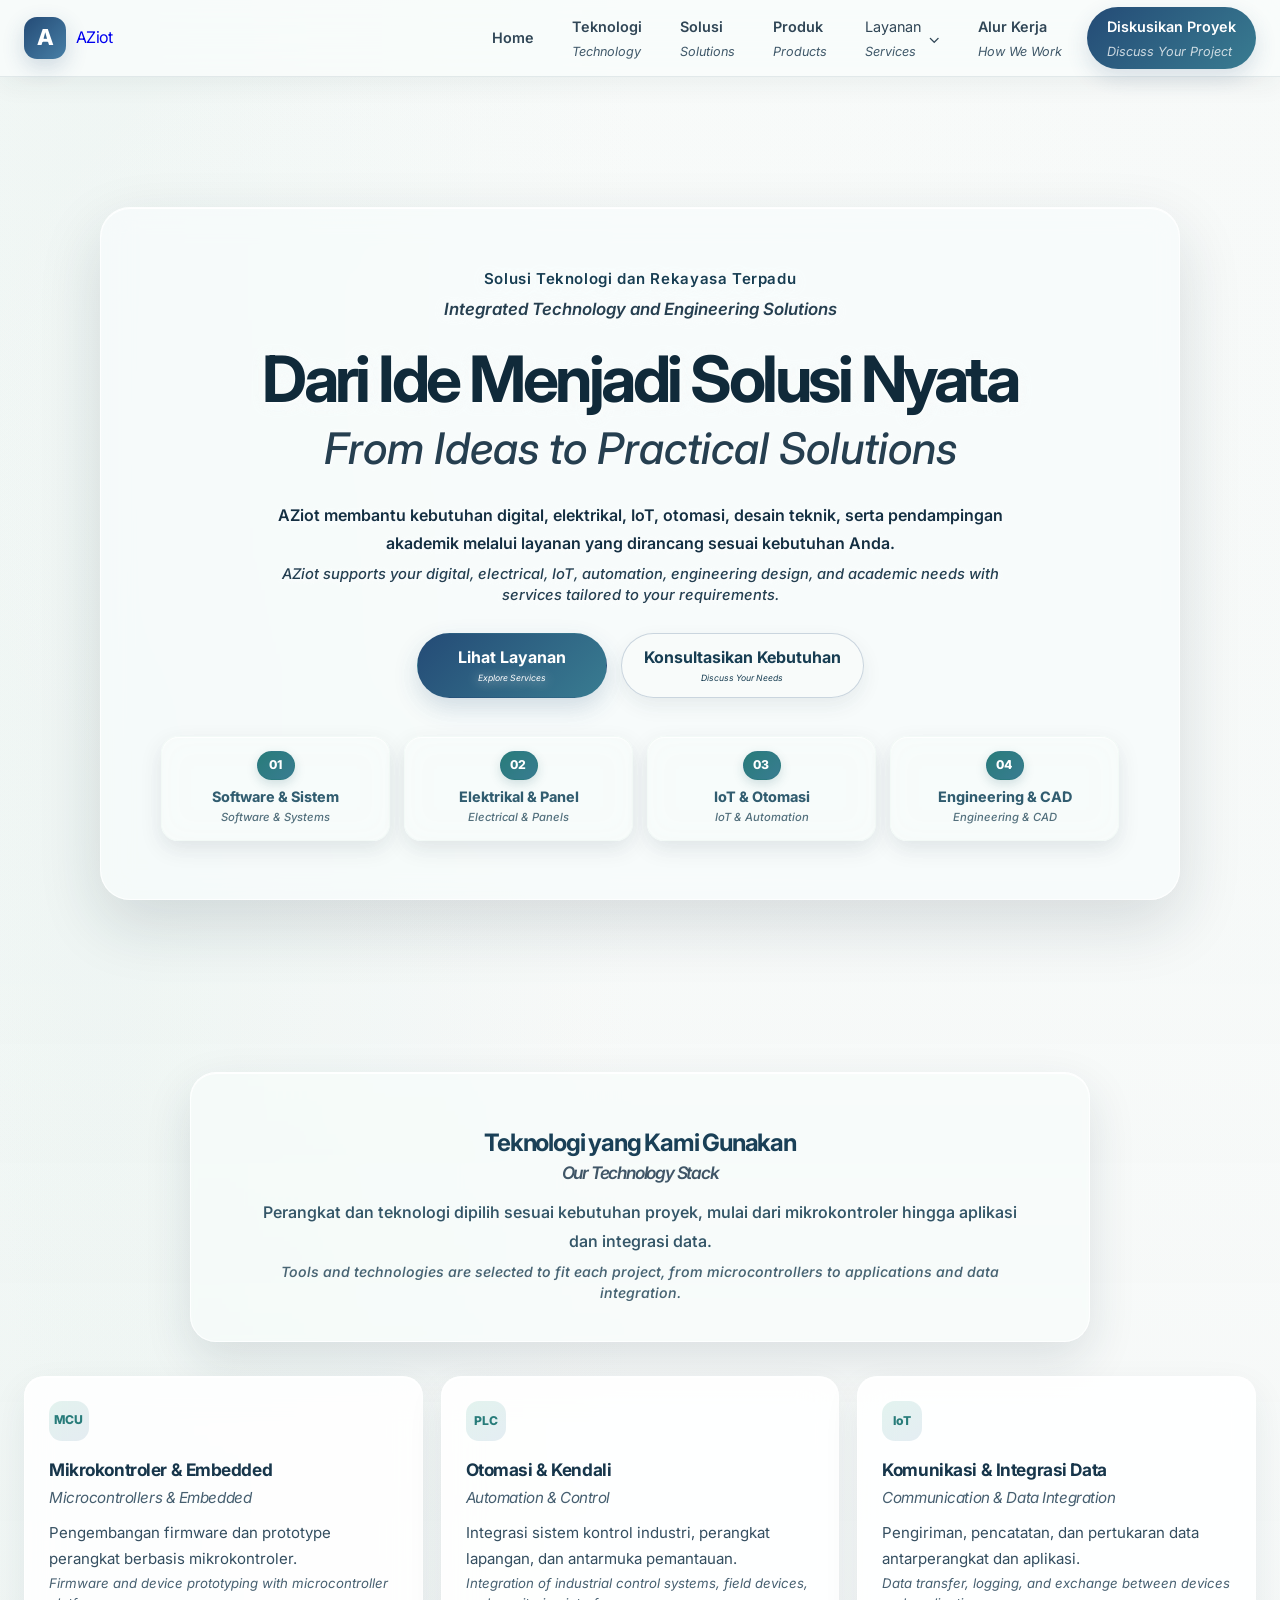
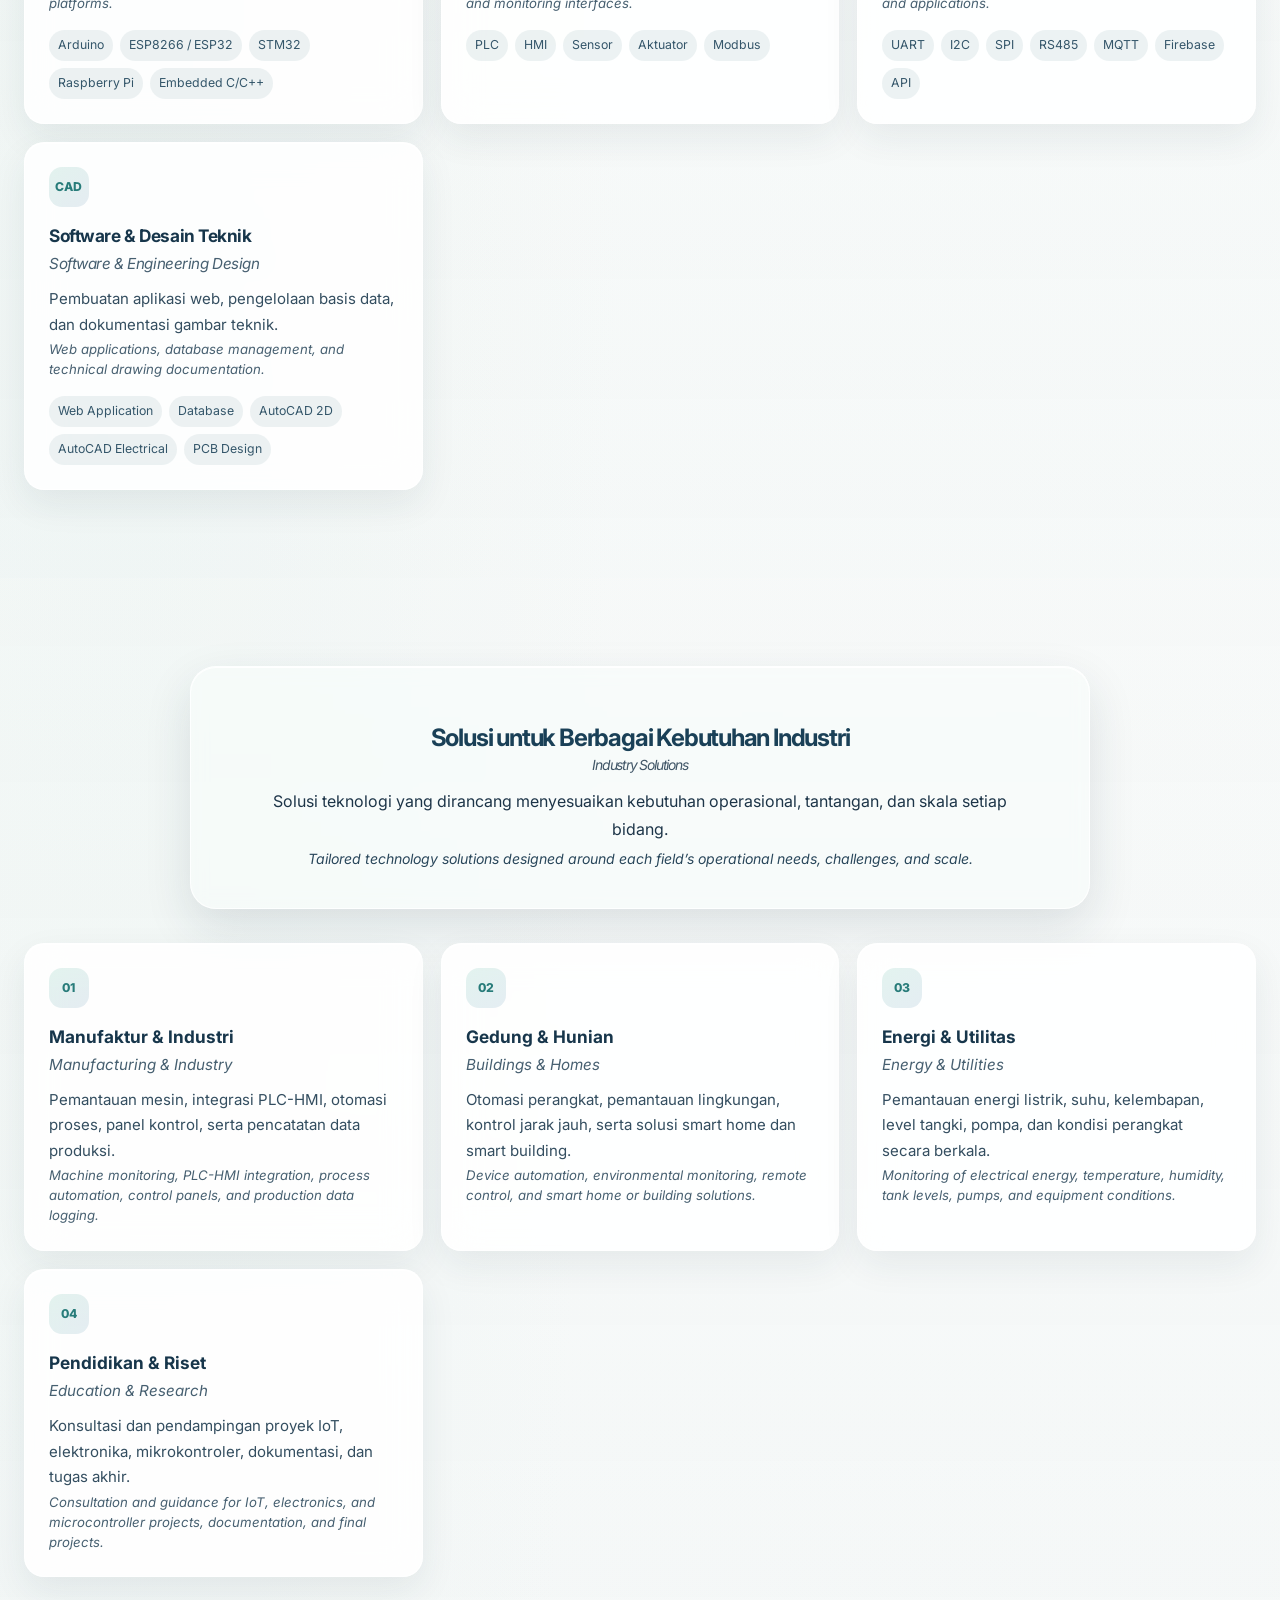
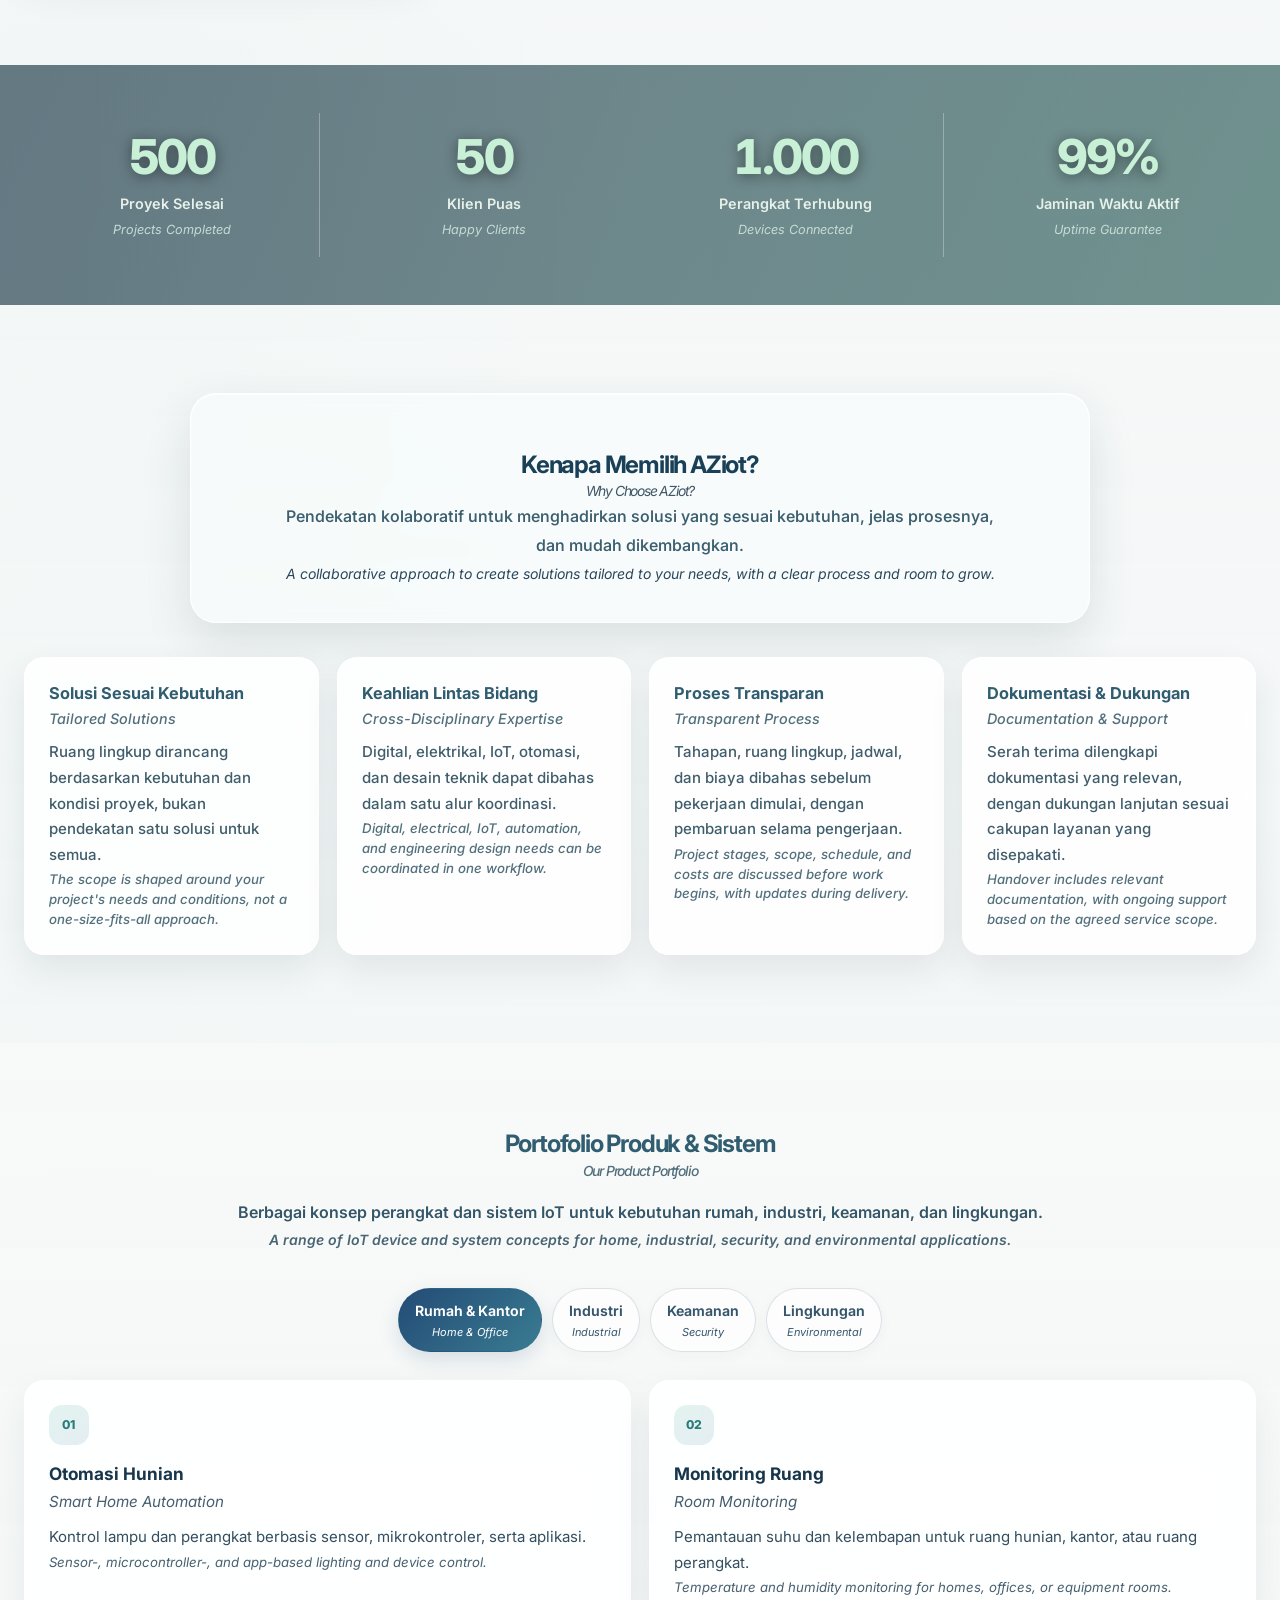
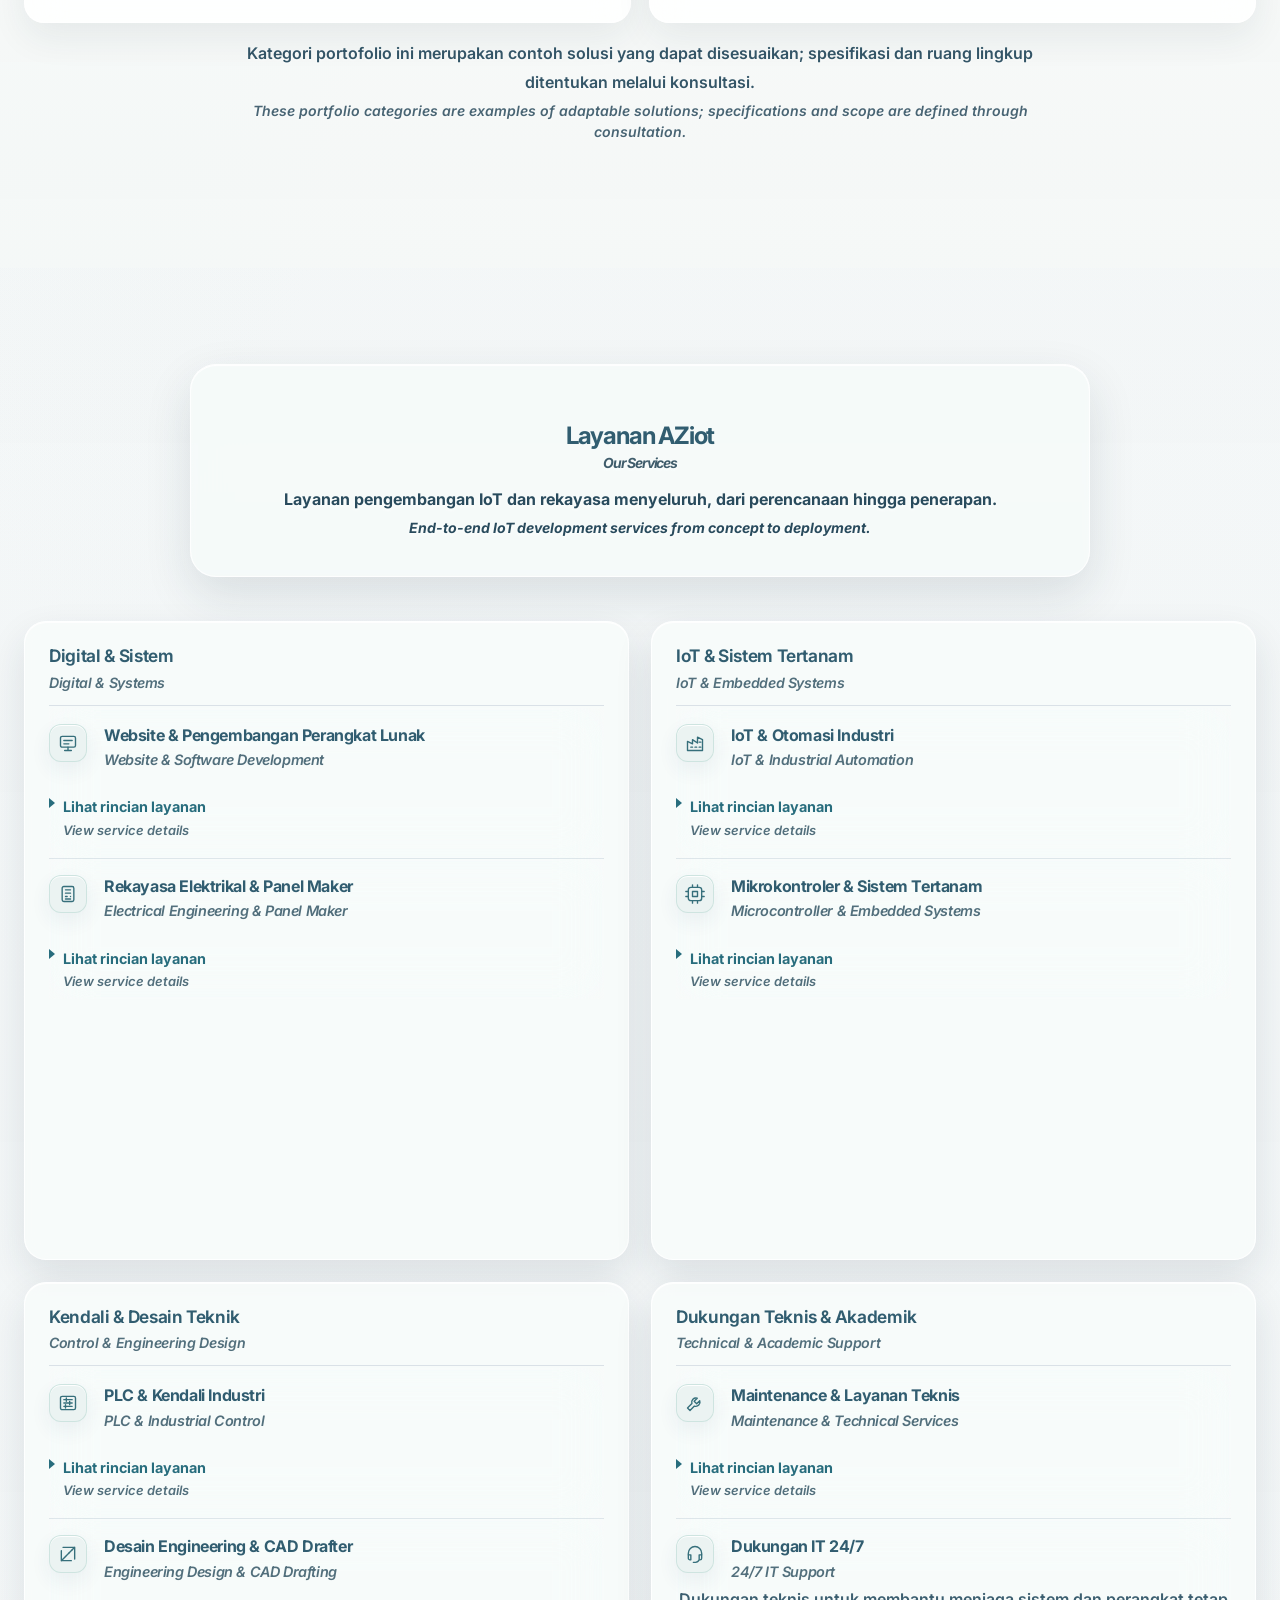
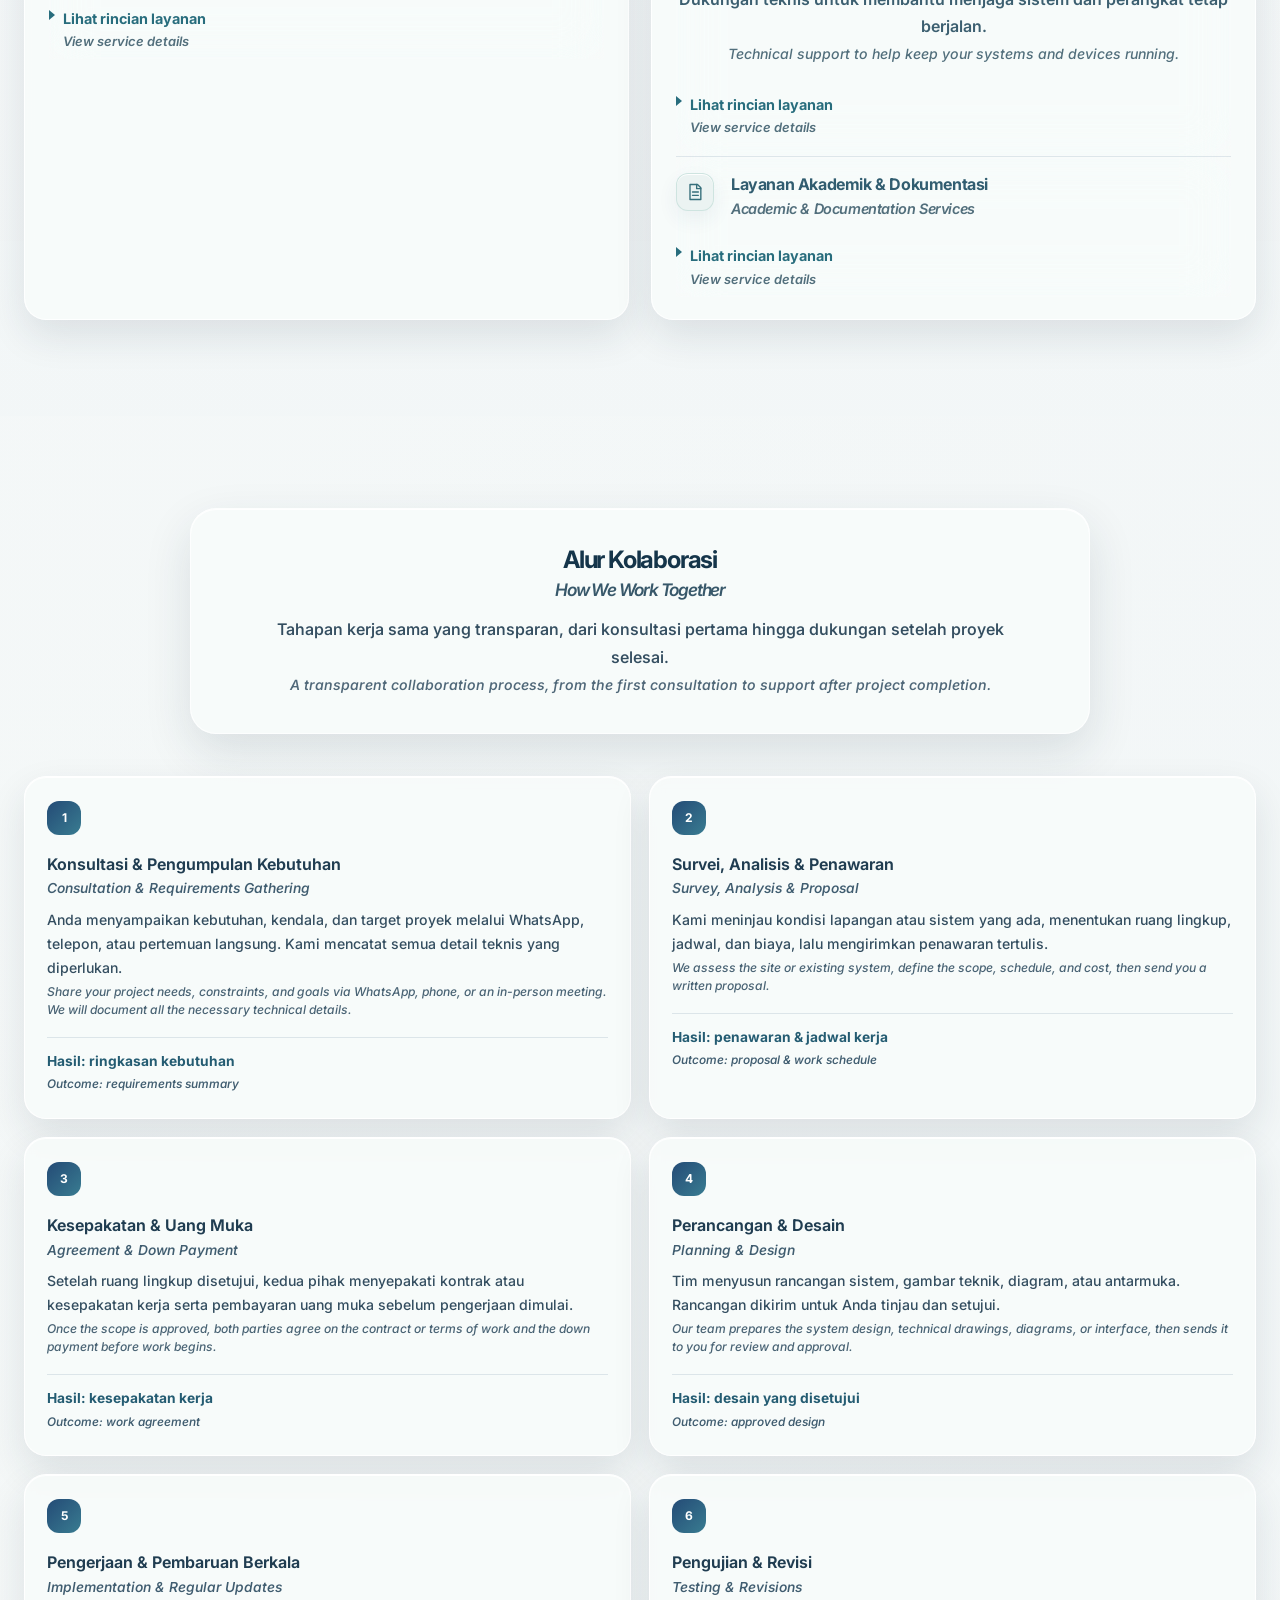
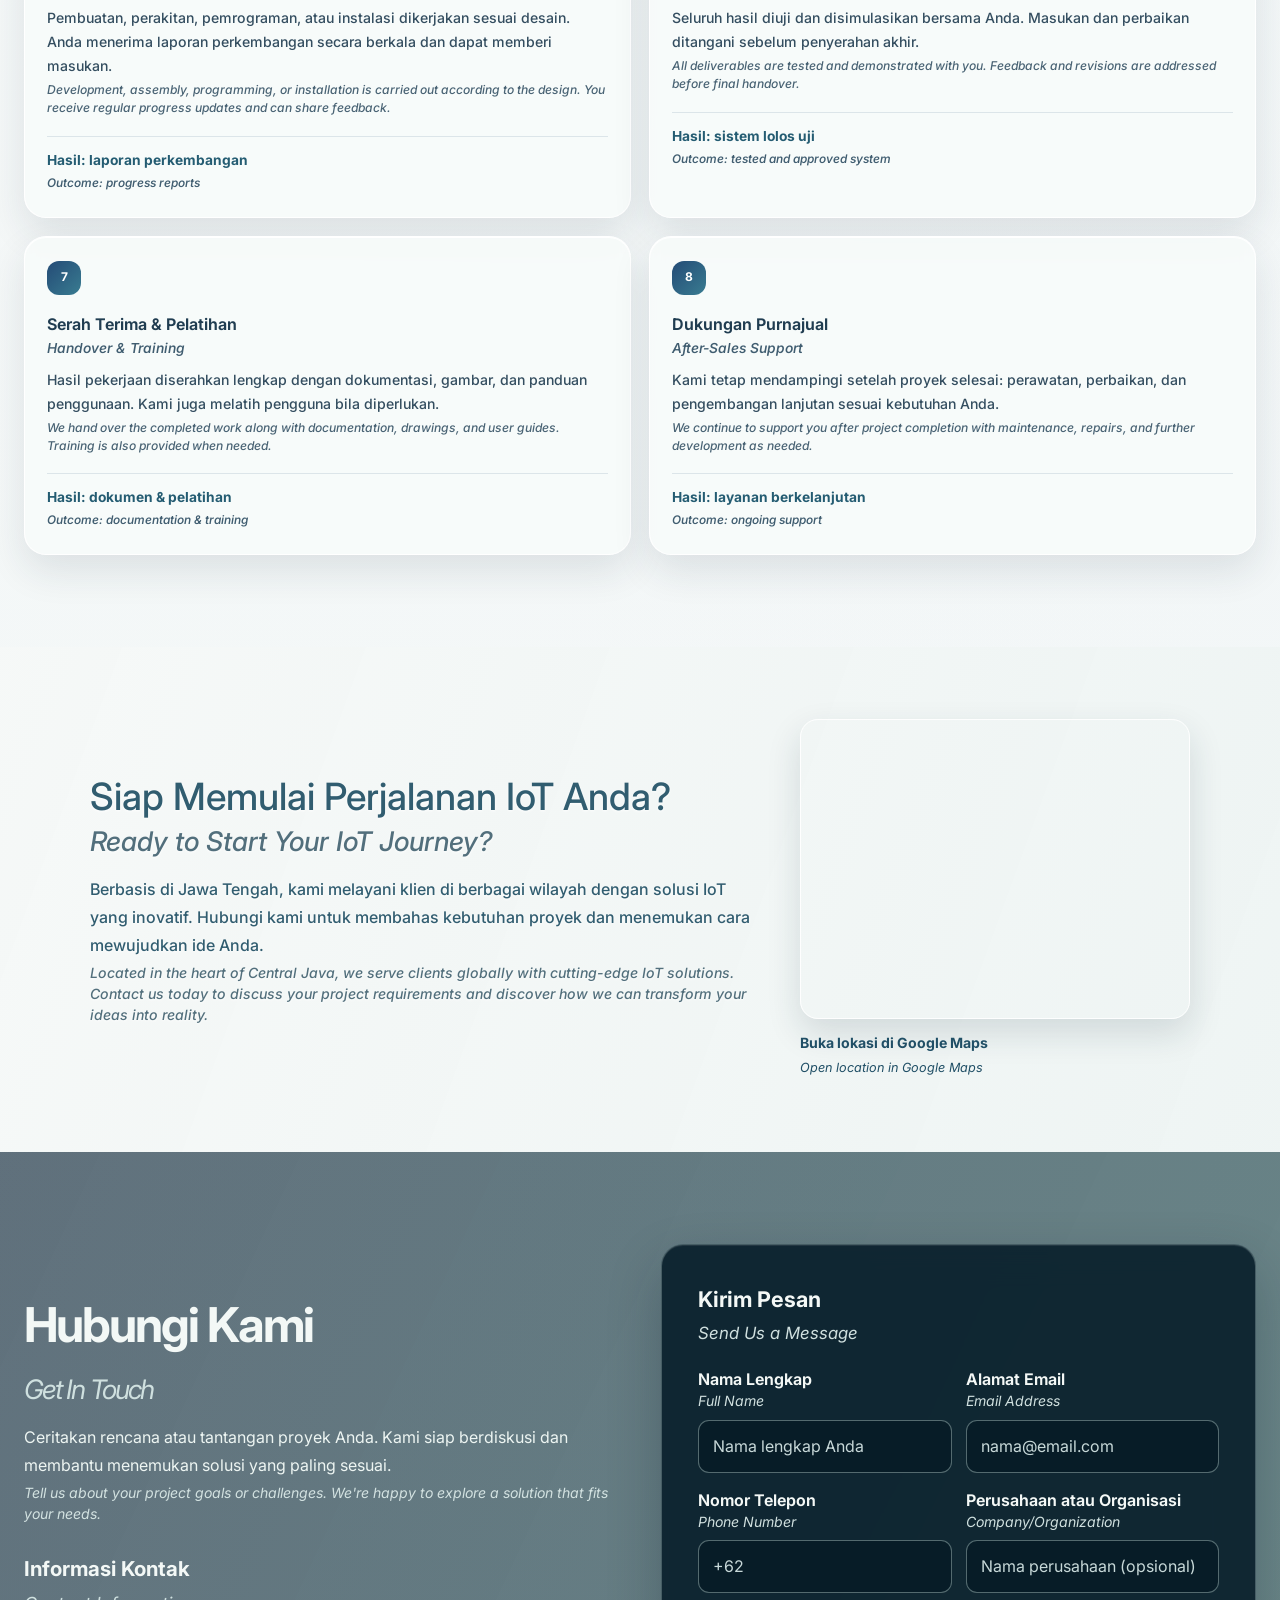
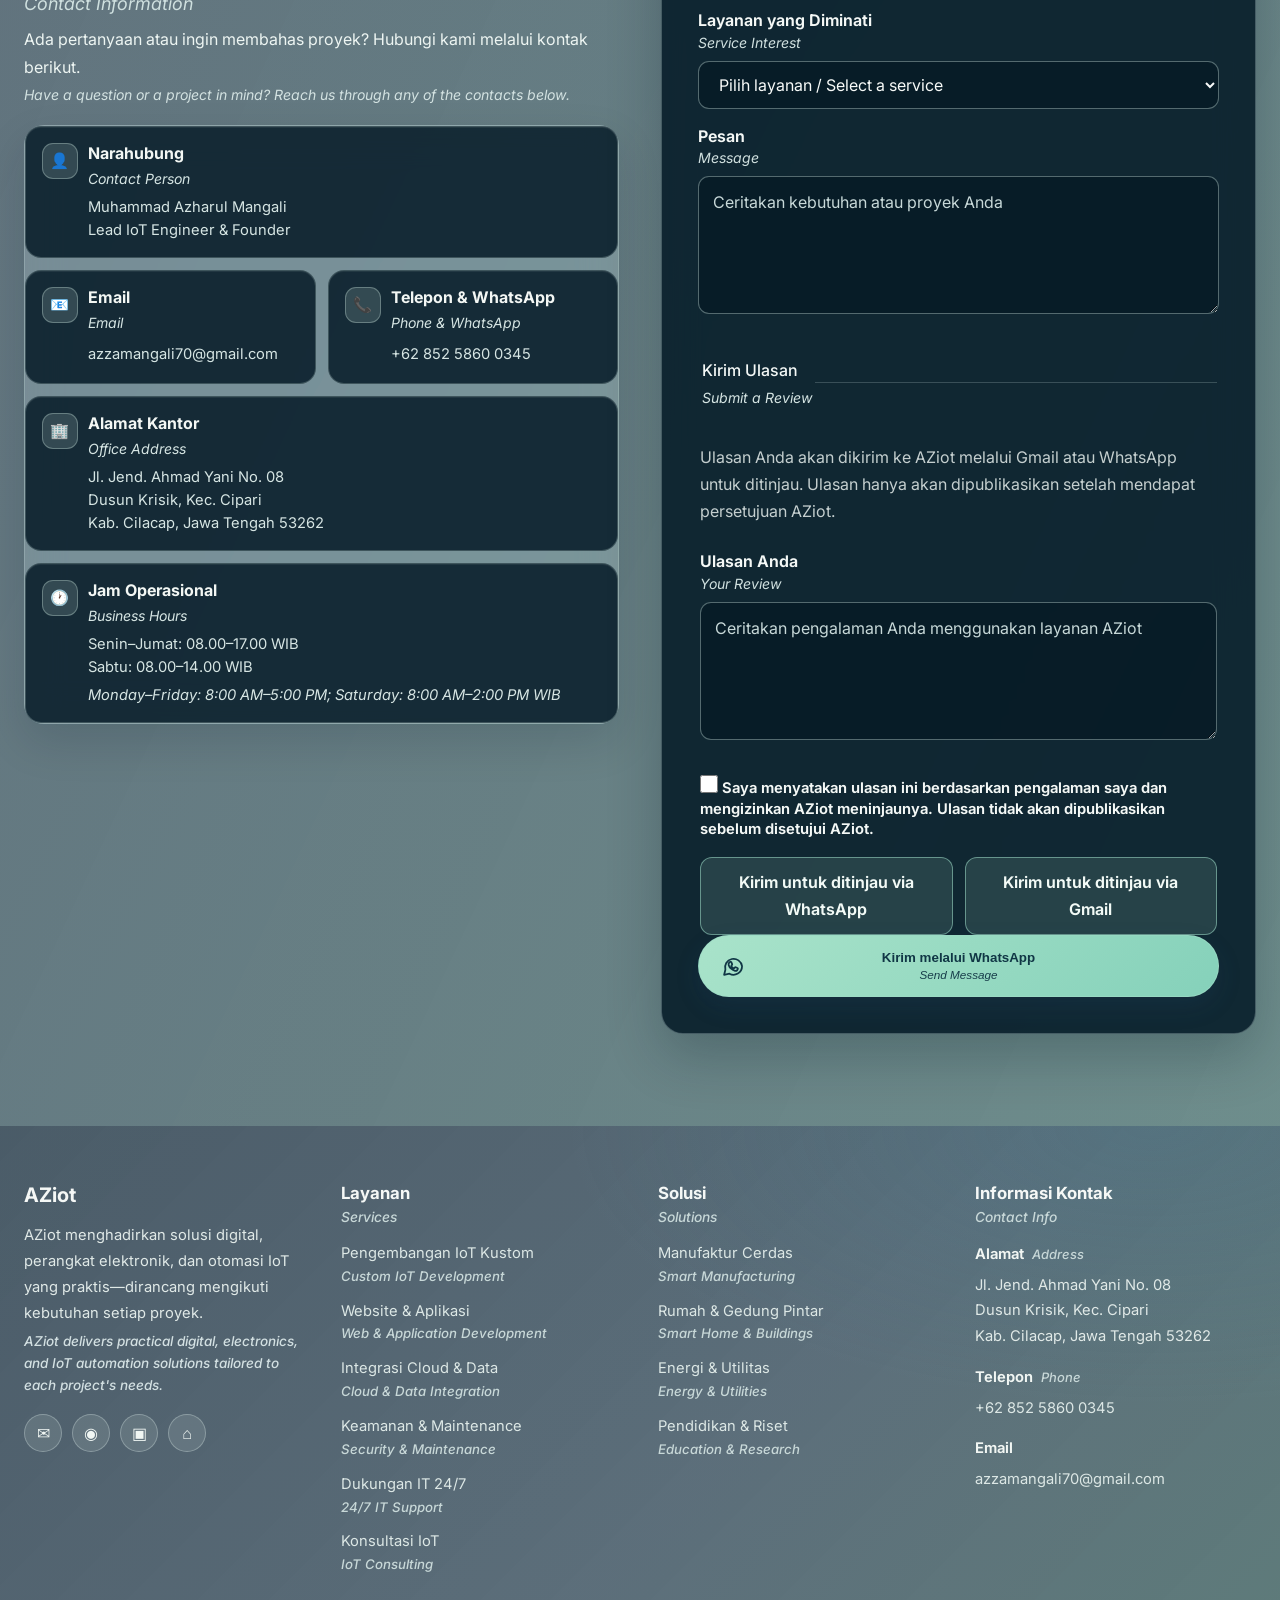
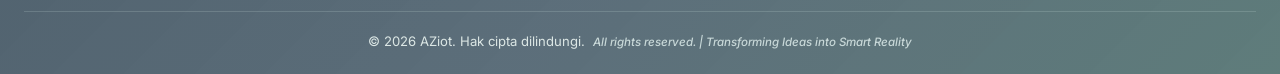
<file: index.html>
<!DOCTYPE html>
<html lang="id">
<head>
    <meta charset="UTF-8">
    <meta name="viewport" content="width=device-width, initial-scale=1.0">
    <meta name="description" content="AZiot melayani pengembangan website dan software, rekayasa elektrikal, panel maker, IoT dan otomasi industri, mikrokontroler, PLC, desain CAD, maintenance teknis, serta pendampingan akademik.">
    <meta name="theme-color" content="#172a3b">
    <title>AZiot | Solusi Digital, Elektrikal &amp; Rekayasa</title>
    <link rel="preconnect" href="https://fonts.googleapis.com">
    <link rel="preconnect" href="https://fonts.gstatic.com" crossorigin>
    <link href="https://fonts.googleapis.com/css2?family=Inter:wght@400;500;600;700;800&display=swap" rel="stylesheet">
    <link rel="stylesheet" href="style.css?v=16">
    <style>
        :root {
            color-scheme: light;
        }

        *,
        *::before,
        *::after {
            box-sizing: border-box;
        }

        body {
            margin: 0;
            font-family: Inter, sans-serif;
        }

        .container {
            margin-inline: auto;
        }

        header {
            position: sticky;
            top: 0;
            z-index: 1000;
        }

        header nav {
            display: flex;
            align-items: center;
            justify-content: space-between;
        }

        .logo {
            display: flex;
            align-items: center;
            gap: 10px;
            text-decoration: none;
        }

        .logo-icon {
            display: grid;
            width: 42px;
            height: 42px;
            place-items: center;
            border-radius: 13px;
            background: var(--gradient-primary);
            color: #fff;
            font-size: 22px;
            font-weight: 800;
        }

        .nav-links {
            display: flex;
            align-items: center;
            list-style: none;
            margin: 0;
            padding: 0;
        }

        .nav-links a {
            color: var(--text-primary);
            font-weight: 600;
            text-decoration: none;
        }

        .nav-links > li > a,
        .nav-dropdown > summary {
            display: flex;
            align-items: center;
            gap: 7px;
            min-height: 42px;
            padding: 8px 13px;
            border-radius: 999px;
            color: #304656;
            font-size: 0.9rem;
            transition: background 0.22s ease, color 0.22s ease;
        }

        .nav-links > li > a:hover,
        .nav-dropdown > summary:hover {
            background: rgba(36, 75, 118, 0.07);
            color: var(--primary-color);
        }

        .nav-dropdown {
            position: relative;
        }

        .nav-dropdown > summary {
            cursor: pointer;
            list-style: none;
        }

        .nav-dropdown > summary::-webkit-details-marker {
            display: none;
        }

        .nav-dropdown > summary::after {
            content: "⌄";
            font-size: 1rem;
        }

        .nav-dropdown[open] > summary {
            background: rgba(36, 75, 118, 0.07);
        }

        .nav-dropdown-menu {
            position: absolute;
            top: calc(100% + 10px);
            left: 0;
            display: grid;
            width: min(340px, 88vw);
            padding: 10px;
            border: 1px solid rgba(36, 75, 118, 0.1);
            border-radius: 20px;
            background: rgba(250, 252, 252, 0.96);
            box-shadow: 0 22px 54px rgba(29, 48, 64, 0.15);
            -webkit-backdrop-filter: blur(20px);
            backdrop-filter: blur(20px);
        }

        .nav-dropdown-menu a {
            display: block;
            padding: 10px 12px;
            border-radius: 12px;
            font-size: 0.87rem;
            line-height: 1.35;
            text-decoration: none;
        }

        .nav-dropdown-menu a:hover {
            background: rgba(57, 168, 139, 0.09);
        }

        .nav-dropdown-menu .bilingual-en {
            margin-top: 2px;
            font-size: 0.82em;
        }

        .nav-cta {
            padding-inline: 20px !important;
            background: linear-gradient(135deg, #244b76, #397c91) !important;
            box-shadow: 0 9px 22px rgba(36, 75, 118, 0.16);
            color: #fff !important;
        }

        .nav-cta .bilingual-en {
            color: rgba(255, 255, 255, 0.76);
        }

        .hero-badge {
            display: inline-flex;
            align-items: center;
            gap: 10px;
        }

        .hero-mark {
            display: grid;
            width: 34px;
            height: 34px;
            place-items: center;
            border-radius: 11px;
            background: rgba(57, 168, 139, 0.15);
            color: #277b6d;
            font-size: 0.78rem;
            font-weight: 800;
            letter-spacing: 0.04em;
        }

        .bilingual-en {
            display: block;
            margin-top: 3px;
            color: #788793;
            font-size: 0.88em;
            font-style: italic;
            font-weight: 400;
            line-height: 1.5;
        }

        .hero .bilingual-en {
            color: #526977;
        }

        .hero {
            display: flex;
            align-items: center;
            box-sizing: border-box;
            padding: 130px 0 84px;
        }

        .hero-content {
            max-width: 1120px;
            margin: 0 auto;
            padding: clamp(20px, 4vw, 42px) 0;
            text-align: center;
        }

        .hero-badge {
            display: block;
            padding: 0;
            border: 0;
            border-radius: 0;
            background: transparent;
            box-shadow: none;
            color: #173d52;
            font-size: 0.94rem;
            font-weight: 700;
            letter-spacing: 0.04em;
            text-shadow: 0 1px 12px rgba(255, 255, 255, 0.95);
            -webkit-text-fill-color: currentColor;
        }

        .hero-badge .bilingual-en {
            color: #263f50;
            font-size: 0.86em;
            font-weight: 500;
            letter-spacing: 0;
            -webkit-text-fill-color: currentColor;
        }

        .hero h1 {
            margin: 22px 0;
            background: none;
            color: #102a3a;
            font-size: clamp(2.35rem, 5vw, 4.25rem);
            line-height: 1.12;
            text-wrap: balance;
            text-shadow: 0 2px 18px rgba(255, 255, 255, 0.9);
            -webkit-text-fill-color: #102a3a;
        }

        .hero .bilingual-en {
            color: #263f50;
            font-size: 0.54em;
            letter-spacing: 0;
            line-height: 1.4;
            text-shadow: 0 1px 12px rgba(255, 255, 255, 0.94);
            -webkit-text-fill-color: #263f50;
        }

        .hero h1 .bilingual-en {
            font-size: 0.68em;
            font-weight: 500;
        }

        .hero p.hero-description {
            max-width: 760px;
            margin: 0 auto 28px;
            color: #193449;
            line-height: 1.8;
            text-shadow: 0 1px 12px rgba(255, 255, 255, 0.94);
            -webkit-text-fill-color: #193449;
        }

        .hero-description .bilingual-en {
            color: #263f50;
            font-size: 0.94em;
            -webkit-text-fill-color: #263f50;
        }

        .hero-buttons {
            display: flex;
            flex-wrap: wrap;
            justify-content: center;
            margin-bottom: 0;
        }

        .cta-button .bilingual-en,
        .submit-button .bilingual-en {
            color: inherit;
        }

        .cta-button {
            display: inline-flex;
            flex-direction: column;
            align-items: center;
            justify-content: center;
            min-width: 190px;
            padding: 13px 22px;
            background: var(--gradient-primary);
            color: #fff;
            font-weight: 700;
            line-height: 1.35;
            text-align: center;
            text-decoration: none;
        }

        .cta-button-secondary {
            border: 1px solid rgba(36, 75, 118, 0.24);
        }

        .hero-features {
            display: grid;
            grid-template-columns: repeat(4, minmax(0, 1fr));
            gap: 0;
            margin-top: 38px;
        }

        .hero-feature {
            min-width: 0;
            padding: 10px 16px;
            border: 0;
            border-radius: 0;
            background: transparent;
            box-shadow: none;
            -webkit-backdrop-filter: none;
            backdrop-filter: none;
            color: #102a3a;
            text-align: center;
            text-decoration: none;
            text-shadow: 0 1px 10px rgba(255, 255, 255, 0.96);
            -webkit-text-fill-color: currentColor;
            transition: color 0.2s ease;
        }

        .hero-feature + .hero-feature {
            border-left: 1px solid rgba(24, 55, 75, 0.2);
        }

        .hero-feature:hover {
            transform: none;
            background: transparent;
            box-shadow: none;
            color: #176f70;
        }

        .hero-feature-mark {
            display: block;
            margin-bottom: 7px;
            color: #145a64;
            font-size: 0.74rem;
            font-weight: 800;
            letter-spacing: 0.02em;
            -webkit-text-fill-color: currentColor;
        }

        .hero-feature strong {
            display: block;
            color: #21394a;
            font-size: 0.9rem;
            line-height: 1.3;
        }

        .hero-feature .bilingual-en {
            color: #263f50;
            font-size: 0.78em;
            -webkit-text-fill-color: currentColor;
        }

        .journey-section {
            padding: 72px 0;
            background:
                linear-gradient(110deg, rgba(246, 249, 248, 0.96), rgba(237, 244, 243, 0.92)),
                url("https://images.pexels.com/photos/236705/pexels-photo-236705.jpeg?auto=compress&cs=tinysrgb&w=1800") center 48% / cover no-repeat;
        }

        .journey-content {
            display: grid;
            grid-template-columns: minmax(0, 1fr) minmax(300px, 390px);
            align-items: center;
            gap: 36px;
            max-width: 1100px;
            margin: 0 auto;
        }

        .journey-content h2 {
            margin: 0 0 12px;
            color: #17364b;
            font-size: clamp(1.7rem, 3vw, 2.35rem);
            line-height: 1.2;
        }

        .journey-content h2 .bilingual-en {
            color: #34566a;
            font-size: 0.72em;
        }

        .journey-content p {
            max-width: 760px;
            margin: 0;
            color: #294354;
            line-height: 1.75;
        }

        .journey-content p .bilingual-en {
            color: #40596a;
        }

        .journey-map {
            min-width: 0;
        }

        .journey-map iframe {
            display: block;
            width: 100%;
            height: 300px;
            border: 0;
            border-radius: 18px;
            box-shadow: 0 16px 38px rgba(24, 48, 62, 0.16);
        }

        .journey-map-link {
            display: inline-block;
            margin-top: 12px;
            color: #245c72;
            font-size: 0.88rem;
            font-weight: 700;
            text-decoration: none;
        }

        .journey-map-link:hover {
            color: #176f70;
            text-decoration: underline;
        }

        .journey-map-link .bilingual-en {
            color: #40596a;
            font-size: 0.9em;
        }

        .journey-map-link:focus-visible {
            border-radius: 4px;
            outline: 3px solid #397c91;
            outline-offset: 3px;
        }

        .section-title .bilingual-en {
            font-size: 0.58em;
        }

        .section-title {
            background: none;
            color: var(--primary-color);
            text-align: center;
            -webkit-text-fill-color: var(--primary-color);
        }

        .section-title .bilingual-en {
            color: #657887;
            -webkit-text-fill-color: #657887;
        }

        .section-subtitle {
            max-width: 760px;
            margin: 18px auto 0;
            text-align: center;
        }

        .editorial-section,
        .products-section {
            padding: 88px 0;
        }

        .editorial-section .section-title,
        .products-section .section-title {
            margin-bottom: 0;
        }

        .section-intro {
            max-width: 760px;
            margin: 16px auto 38px;
            color: #647987;
            text-align: center;
        }

        .tech-grid,
        .solutions-grid,
        .products-grid {
            display: grid;
            grid-template-columns: repeat(3, minmax(0, 1fr));
            gap: 18px;
        }

        .tech-card,
        .solution-card,
        .product-card {
            padding: 24px;
            border: 1px solid rgba(255, 255, 255, 0.88);
            border-radius: 20px;
            background: rgba(255, 255, 255, 0.78);
            box-shadow: 0 12px 32px rgba(29, 48, 64, 0.07);
            -webkit-backdrop-filter: blur(14px);
            backdrop-filter: blur(14px);
        }

        .tech-card h3,
        .solution-card h3,
        .product-card h3 {
            margin: 0 0 10px;
            color: #21394a;
            font-size: 1.08rem;
        }

        .tech-card p,
        .solution-card p,
        .product-card p {
            margin: 0;
            color: #667987;
            font-size: 0.94rem;
        }

        .tech-mark,
        .solution-mark,
        .product-mark {
            display: inline-grid;
            width: 40px;
            height: 40px;
            margin-bottom: 14px;
            place-items: center;
            border-radius: 13px;
            background: linear-gradient(145deg, rgba(57, 168, 139, 0.14), rgba(71, 127, 166, 0.14));
            color: #287c7a;
            font-size: 0.76rem;
            font-weight: 800;
        }

        .tech-tags {
            display: flex;
            flex-wrap: wrap;
            gap: 7px;
            margin: 16px 0 0;
            padding: 0;
            list-style: none;
        }

        .tech-tags li {
            padding: 5px 9px;
            border-radius: 999px;
            background: rgba(36, 75, 118, 0.07);
            color: #365a70;
            font-size: 0.77rem;
        }

        .stats-section {
            padding: 48px 0;
            background:
                linear-gradient(115deg, rgba(25, 57, 79, 0.66), rgba(29, 94, 91, 0.62)),
                url("https://images.pexels.com/photos/236705/pexels-photo-236705.jpeg?auto=compress&cs=tinysrgb&w=1800") center 52% / cover no-repeat;
        }

        .stats-grid {
            display: grid;
            grid-template-columns: repeat(4, minmax(0, 1fr));
            gap: 16px;
        }

        .stat-item {
            padding: 18px 12px;
            border-right: 1px solid rgba(255, 255, 255, 0.18);
            color: #fff;
            text-align: center;
        }

        .stat-item:last-child {
            border-right: 0;
        }

        .stat-number {
            color: #d7f0e2;
            font-size: clamp(2rem, 4vw, 3rem);
            font-weight: 800;
            letter-spacing: -0.05em;
            line-height: 1.1;
        }

        .stat-label {
            margin-top: 8px;
            color: rgba(255, 255, 255, 0.9);
            font-size: 0.9rem;
            font-weight: 600;
        }

        .stat-label .bilingual-en {
            color: rgba(255, 255, 255, 0.72);
        }

        .products-tabs {
            display: flex;
            flex-wrap: wrap;
            justify-content: center;
            gap: 10px;
            margin: 0 0 28px;
        }

        .tab-button {
            padding: 10px 16px;
            border: 1px solid rgba(36, 75, 118, 0.16);
            border-radius: 999px;
            background: rgba(255, 255, 255, 0.7);
            color: #36566c;
            cursor: pointer;
            font: inherit;
            font-size: 0.88rem;
            font-weight: 650;
        }

        .tab-button[aria-selected="true"] {
            border-color: transparent;
            background: linear-gradient(135deg, #244b76, #397c91);
            box-shadow: 0 8px 20px rgba(36, 75, 118, 0.15);
            color: #fff;
        }

        .tab-button .bilingual-en {
            margin-top: 1px;
            color: inherit;
            font-size: 0.78em;
        }

        .products-grid {
            grid-template-columns: repeat(2, minmax(0, 1fr));
        }

        .portfolio-note {
            margin: 28px 0 0;
            color: #647987;
            font-size: 0.88rem;
            text-align: center;
        }

        [hidden] {
            display: none !important;
        }

        #services {
            background:
                linear-gradient(rgba(246, 249, 248, 0.88), rgba(242, 247, 247, 0.84)),
                url("https://images.pexels.com/photos/2760243/pexels-photo-2760243.jpeg?auto=compress&cs=tinysrgb&w=2200") center 42% / cover fixed no-repeat;
        }

        .services-heading {
            max-width: 860px;
            margin: 0 auto;
            padding: 30px 36px;
            border: 1px solid rgba(255, 255, 255, 0.68);
            border-radius: 30px;
            background: linear-gradient(140deg, rgba(250, 252, 251, 0.84), rgba(241, 247, 247, 0.74));
            box-shadow: 0 22px 60px rgba(24, 48, 62, 0.11), inset 0 1px 0 rgba(255, 255, 255, 0.92);
            -webkit-backdrop-filter: blur(20px) saturate(135%);
            backdrop-filter: blur(20px) saturate(135%);
        }

        .services-grid {
            grid-template-columns: repeat(2, minmax(0, 1fr));
            align-items: start;
            gap: 20px;
        }

        .service-pillar {
            padding: 20px 24px;
            border: 1px solid rgba(255, 255, 255, 0.84);
            border-radius: 22px;
            background: rgba(255, 255, 255, 0.68);
            box-shadow: 0 14px 36px rgba(24, 48, 62, 0.07), inset 0 1px 0 rgba(255, 255, 255, 0.9);
            -webkit-backdrop-filter: blur(16px);
            backdrop-filter: blur(16px);
        }

        .service-pillar-title {
            margin: 0 0 4px;
            color: #244b76;
            font-size: 1rem;
            letter-spacing: -0.02em;
        }

        .service-pillar-title .bilingual-en {
            font-size: 0.82em;
        }

        .service-card {
            display: grid;
            grid-template-columns: 42px minmax(0, 1fr);
            gap: 0 14px;
            padding: 18px 0 10px;
            border: 0;
            border-top: 1px solid rgba(36, 75, 118, 0.1);
            border-radius: 0;
            background: transparent !important;
            box-shadow: none;
            -webkit-backdrop-filter: none;
            backdrop-filter: none;
            transition: none;
        }

        .service-card:first-of-type {
            border-top: 0;
        }

        .service-card:hover {
            transform: none;
            border-color: rgba(36, 75, 118, 0.1);
            box-shadow: none;
        }

        .service-card::before,
        .service-card::after {
            display: none;
        }

        .service-icon {
            grid-column: 1;
            grid-row: 1;
            width: 38px;
            height: 38px;
            margin: 2px 0 0;
            padding: 8px;
            border-radius: 12px;
            background: rgba(57, 168, 139, 0.1);
        }

        .service-card h3 {
            grid-column: 2;
            grid-row: 1;
            margin: 0;
            padding: 3px 20px 3px 0;
            font-size: 1rem;
        }

        .service-detail {
            grid-column: 1 / -1;
            margin-top: 10px;
        }

        .service-detail summary {
            width: fit-content;
            color: #397c91;
            cursor: pointer;
            font-size: 0.83rem;
            font-weight: 650;
            list-style-position: outside;
        }

        .service-detail summary:hover {
            color: #244b76;
        }

        .service-card ul {
            margin-top: 8px;
        }

        .services {
            padding: 96px 0;
        }

        .services-grid {
            display: grid;
            grid-template-columns: repeat(2, minmax(0, 1fr));
            align-items: stretch;
            gap: 26px;
            margin-top: 44px;
        }

        .service-card {
            position: relative;
            display: grid;
            grid-template-columns: 58px minmax(0, 1fr);
            align-content: start;
            column-gap: 18px;
            row-gap: 0;
            overflow: hidden;
            padding: 32px 32px 28px;
            border: 1px solid rgba(255, 255, 255, 0.74);
            border-radius: 28px;
            background: linear-gradient(145deg, rgba(248, 251, 250, 0.84), rgba(240, 246, 246, 0.77));
            box-shadow: 0 18px 46px rgba(24, 48, 62, 0.09), inset 0 1px 0 rgba(255, 255, 255, 0.9);
            -webkit-backdrop-filter: blur(22px) saturate(135%);
            backdrop-filter: blur(22px) saturate(135%);
            text-align: left;
            transition: transform 0.35s cubic-bezier(0.2, 0.7, 0.25, 1), box-shadow 0.35s ease, border-color 0.35s ease, background 0.35s ease;
        }

        .service-card::after {
            position: absolute;
            top: -72px;
            right: -66px;
            width: 190px;
            height: 190px;
            border-radius: 50%;
            background: radial-gradient(circle, rgba(57, 168, 139, 0.12), rgba(57, 168, 139, 0) 70%);
            content: "";
            pointer-events: none;
            transition: transform 0.5s ease, opacity 0.35s ease;
        }

        .service-card:nth-child(3n + 2) {
            background: linear-gradient(145deg, rgba(248, 250, 251, 0.86), rgba(238, 244, 248, 0.78));
        }

        .service-card:nth-child(3n) {
            background: linear-gradient(145deg, rgba(247, 251, 249, 0.85), rgba(236, 245, 241, 0.77));
        }

        .service-card:hover {
            transform: translateY(-4px);
            border-color: rgba(57, 168, 139, 0.45);
            box-shadow: 0 26px 58px rgba(24, 48, 62, 0.14), inset 0 1px 0 #fff;
        }

        .service-card:hover::after {
            transform: scale(1.2);
            opacity: 0.85;
        }

        .services-grid {
            counter-reset: service-card;
        }

        .service-card {
            counter-increment: service-card;
        }

        .service-card::before {
            position: absolute;
            top: 22px;
            right: 24px;
            z-index: 1;
            padding: 5px 10px;
            border: 1px solid rgba(36, 75, 118, 0.08);
            border-radius: 999px;
            background: rgba(255, 255, 255, 0.54);
            color: rgba(36, 75, 118, 0.52);
            content: counter(service-card, decimal-leading-zero);
            font-size: 0.72rem;
            font-weight: 700;
            letter-spacing: 0.08em;
        }

        .service-icon {
            grid-column: 1;
            grid-row: 1;
            margin-bottom: 18px;
            text-align: center;
        }

        .service-card h3 {
            grid-column: 2;
            grid-row: 1;
            align-self: center;
            min-height: 0;
            margin: 0 42px 18px 0;
            color: #20394a;
            font-size: clamp(1.02rem, 1.3vw, 1.22rem);
            line-height: 1.35;
            text-align: left;
            -webkit-text-fill-color: #20394a;
        }

        .service-card h3 .bilingual-en {
            margin-top: 5px;
            color: #71818d;
            font-size: 0.76em;
            -webkit-text-fill-color: #71818d;
        }

        .service-card ul {
            grid-column: 1 / -1;
            margin: 8px 0 0;
            padding: 0;
            list-style: none;
        }

        .service-card li {
            position: relative;
            padding: 11px 12px 11px 28px;
            border-bottom: 1px solid rgba(36, 75, 118, 0.07);
            border-radius: 10px;
            color: #354b5a;
            line-height: 1.5;
            transition: background-color 0.22s ease, padding-left 0.22s ease;
        }

        .service-card li::before {
            position: absolute;
            top: 19px;
            left: 12px;
            width: 6px;
            height: 6px;
            border-radius: 50%;
            background: linear-gradient(135deg, #39a88b, #477fa6);
            content: "";
        }

        .service-card li:hover {
            padding-left: 32px;
            background: rgba(255, 255, 255, 0.42);
        }

        .service-card li:last-child {
            border-bottom-color: transparent;
        }

        .approach-section {
            padding: 92px 0;
            background:
                linear-gradient(125deg, rgba(247, 250, 249, 0.68), rgba(237, 244, 246, 0.62)),
                url("https://images.pexels.com/photos/236705/pexels-photo-236705.jpeg?auto=compress&cs=tinysrgb&w=1800") center 48% / cover fixed no-repeat;
        }

        .approach-grid {
            display: grid;
            grid-template-columns: repeat(2, minmax(0, 1fr));
            gap: 18px;
            margin-top: 42px;
        }

        .approach-card {
            position: relative;
            min-height: 0;
            padding: 24px 22px;
            overflow: hidden;
            border: 1px solid rgba(255, 255, 255, 0.86);
            border-radius: 22px;
            background: rgba(255, 255, 255, 0.78);
            box-shadow: 0 14px 36px rgba(24, 48, 62, 0.08), inset 0 1px 0 rgba(255, 255, 255, 0.9);
            -webkit-backdrop-filter: blur(16px) saturate(125%);
            backdrop-filter: blur(16px) saturate(125%);
        }

        .approach-step {
            display: inline-flex;
            width: 34px;
            height: 34px;
            align-items: center;
            justify-content: center;
            margin-bottom: 18px;
            border-radius: 12px;
            background: linear-gradient(135deg, #244b76, #397c91);
            color: #fff;
            font-size: 0.75rem;
            font-weight: 700;
        }

        .approach-card h3 {
            margin-top: 0;
            margin-bottom: 9px;
            color: #21394a;
            font-size: 1rem;
            line-height: 1.4;
        }

        .approach-card p {
            margin: 0;
            color: #687b88;
            font-size: 0.88rem;
            line-height: 1.65;
        }

        .approach-card p .bilingual-en,
        .approach-card h3 .bilingual-en {
            font-size: 0.86em;
        }

        .approach-card p .bilingual-en {
            color: #3c5668;
        }

        .approach-card p.approach-result {
            margin: 18px 0 0;
            padding-top: 12px;
            border-top: 1px solid rgba(36, 75, 118, 0.12);
            color: #245c72;
            font-size: 0.86rem;
            font-weight: 700;
        }

        .approach-card p.approach-result .bilingual-en {
            color: #3c5668;
            font-size: 0.86em;
            font-weight: 400;
        }

        .service-card li .bilingual-en {
            font-size: 0.84em;
            line-height: 1.4;
        }

        .service-card .consultation-note {
            grid-column: 1 / -1;
            margin-top: 22px;
            padding: 16px;
            border: 1px solid rgba(57, 168, 139, 0.16);
            border-radius: 16px;
            background: linear-gradient(135deg, rgba(57, 168, 139, 0.11), rgba(71, 127, 166, 0.07));
            color: #354b5a;
        }

        .service-icon {
            display: grid;
            width: 58px;
            height: 58px;
            margin: 0 auto 18px;
            place-items: center;
            border: 1px solid rgba(57, 168, 139, 0.18);
            border-radius: 19px;
            background: linear-gradient(145deg, rgba(255, 255, 255, 0.78), rgba(224, 240, 235, 0.66));
            box-shadow: 0 8px 20px rgba(36, 75, 118, 0.07), inset 0 1px 0 rgba(255, 255, 255, 0.9);
        }

        .service-icon svg {
            width: 27px;
            height: 27px;
            fill: none;
            stroke: #2c7280;
            stroke-linecap: round;
            stroke-linejoin: round;
            stroke-width: 1.65;
        }

        .contact-icon {
            display: grid;
            width: 34px !important;
            height: 34px;
            place-items: center;
            border: 1px solid rgba(188, 226, 216, 0.3);
            border-radius: 11px;
            background: rgba(188, 226, 216, 0.12);
            color: #bce2d8;
            font-size: 0.7rem !important;
            font-weight: 700;
            letter-spacing: 0.02em;
        }

        .service-card li .bilingual-en {
            color: #73828d;
        }

        .service-intro {
            grid-column: 1 / -1;
            margin: -8px 0 16px;
            color: #435967;
            font-weight: 600;
            text-align: center;
        }

        .service-intro .bilingual-en {
            color: #73828d;
            font-size: 0.88em;
            font-weight: 400;
        }

        .contact {
            padding: 92px 0;
        }

        .contact-content {
            display: grid;
            grid-template-columns: repeat(2, minmax(0, 1fr));
            gap: 44px;
            align-items: center;
        }

        .contact-info h2 {
            margin-bottom: 18px;
            color: #f4f8f6;
            font-size: clamp(2rem, 4vw, 3rem);
            letter-spacing: -0.04em;
        }

        .contact-info h2 .bilingual-en {
            color: #c4d6d4;
            font-size: 0.56em;
        }

        .contact-info > p {
            color: rgba(237, 244, 241, 0.82);
        }

        .contact-item .bilingual-en,
        .contact-form .bilingual-en {
            color: rgba(237, 244, 241, 0.72);
        }

        .contact-info > h3 {
            margin: 28px 0 8px;
            color: #f0f5f2;
            font-size: 1.15rem;
        }

        .contact-info > h3 .bilingual-en {
            color: #c5e0dc;
        }

        .contact-info > p.contact-intro {
            margin-top: 0;
        }

        .contact-details {
            display: grid;
            gap: 16px;
            margin-top: 22px;
            padding: 22px;
        }

        .contact-item {
            display: grid;
            grid-template-columns: 38px minmax(0, 1fr);
            align-items: start;
            gap: 12px;
        }

        .contact-item > div {
            min-width: 0;
        }

        .contact-item strong {
            display: block;
            margin-bottom: 4px;
        }

        .contact-item p,
        .contact-item address,
        .contact-item a {
            margin: 0;
            color: #e2ece9;
            font-size: 0.92rem;
            font-style: normal;
            line-height: 1.6;
            overflow-wrap: anywhere;
            text-decoration: none;
        }

        .contact-item a:hover {
            color: #bce2d8;
            text-decoration: underline;
        }

        .contact-form h3 .bilingual-en {
            font-size: 0.78em;
        }

        .contact-form .form-row {
            display: grid;
            grid-template-columns: repeat(2, minmax(0, 1fr));
            gap: 16px;
        }

        .contact-form .form-group {
            margin-bottom: 18px;
        }

        .contact-form input[type="email"],
        .contact-form input[type="tel"],
        .contact-form input[type="text"],
        .contact-form select,
        .contact-form textarea {
            width: 100%;
            min-height: 46px;
            padding: 12px 14px;
            border: 1px solid rgba(202, 231, 224, 0.4);
            border-radius: 12px;
            background: rgba(20, 57, 68, 0.76);
            color: #f6f7f2;
            font: inherit;
        }

        .contact-form select {
            appearance: auto;
        }

        .contact-form select option {
            color: #1d3040;
        }

        .contact-form input::placeholder,
        .contact-form textarea::placeholder {
            color: #d2dfdf;
            opacity: 1;
        }

        .contact-form input:focus,
        .contact-form select:focus,
        .contact-form textarea:focus {
            border-color: #a7dfca;
            outline: 3px solid rgba(167, 223, 202, 0.18);
        }

        .contact-form select {
            width: 100%;
            padding: 12px 16px;
            border: 1px solid rgba(255, 255, 255, 0.3);
            border-radius: 12px;
            background: rgba(10, 23, 31, 0.3);
            color: #fff;
            font: inherit;
        }

        .contact-form select option {
            color: #1d3040;
        }

        .service-choices {
            display: grid;
            gap: 9px;
            padding: 0;
            border: 0;
        }

        .service-choices legend {
            margin-bottom: 10px;
            color: #fff;
            font-weight: 500;
        }

        .service-choice {
            display: flex !important;
            align-items: flex-start;
            gap: 10px;
            margin: 0 !important;
            padding: 11px 13px;
            border: 1px solid rgba(255, 255, 255, 0.18);
            border-radius: 12px;
            background: rgba(10, 23, 31, 0.18);
            cursor: pointer;
        }

        .service-choice input {
            width: auto;
            margin-top: 5px;
            accent-color: #69c9ae;
        }

        .service-choice span {
            flex: 1;
        }

        .contact-form label .bilingual-en {
            margin-top: 0;
        }

        .contact-form textarea {
            min-height: 125px;
        }

        .submit-button {
            display: block;
        }

        .submit-button .bilingual-en {
            margin-top: 1px;
        }

        .site-footer {
            padding: 52px 0 20px;
            color: rgba(255, 255, 255, 0.82);
        }

        footer {
            padding: 0;
        }

        .footer-grid {
            display: grid;
            grid-template-columns: 1.35fr 1fr 1fr 1.2fr;
            gap: 36px;
            padding-bottom: 34px;
        }

        .footer-column h2,
        .footer-column h3 {
            margin: 0 0 16px;
            color: #f2f7f4;
            font-size: 1.05rem;
        }

        .footer-column h2 {
            font-size: 1.25rem;
        }

        .footer-column p,
        .footer-column address {
            margin: 0;
            color: #d2dfe3;
            font-size: 0.88rem;
            font-style: normal;
            line-height: 1.7;
        }

        .footer-column .bilingual-en {
            color: #d2dfe3;
        }

        .footer-links {
            display: grid;
            gap: 10px;
            margin: 0;
            padding: 0;
            list-style: none;
        }

        .footer-links a,
        .footer-contact a {
            color: #d2dfe3;
            font-size: 0.88rem;
            line-height: 1.6;
            text-decoration: none;
        }

        .footer-links a:hover,
        .footer-contact a:hover {
            color: #bce2d8;
            text-decoration: underline;
        }

        .footer-socials {
            display: flex;
            flex-wrap: wrap;
            gap: 10px;
            margin-top: 18px;
        }

        .footer-socials a {
            display: grid;
            width: 38px;
            height: 38px;
            place-items: center;
            border: 1px solid rgba(210, 230, 225, 0.24);
            border-radius: 50%;
            background: rgba(239, 247, 245, 0.08);
            color: #e2ece9;
            font-size: 1rem;
            text-decoration: none;
            transition: background 0.2s ease, transform 0.2s ease;
        }

        .footer-socials a:hover {
            transform: translateY(-2px);
            background: rgba(188, 226, 216, 0.18);
        }

        .footer-contact p + p {
            margin-top: 12px;
        }

        .footer-bottom {
            padding-top: 18px;
            border-top: 1px solid rgba(210, 230, 225, 0.18);
            color: #d2dfe3;
            font-size: 0.82rem;
            text-align: center;
        }

        .footer-bottom p {
            margin: 0;
        }

        .footer-bottom .bilingual-en {
            color: #c2d3d8;
        }

        .contact {
            background:
                linear-gradient(115deg, rgba(18, 42, 60, 0.66), rgba(25, 75, 74, 0.62)),
                url("https://images.unsplash.com/photo-1518770660439-4636190af475?auto=format&fit=crop&w=2200&q=85") center 52% / cover fixed no-repeat;
        }

        .contact-info h2 {
            color: #d7efcf;
            -webkit-text-fill-color: currentColor;
        }

        .contact-info h2 .bilingual-en {
            color: #c5e0dc;
            -webkit-text-fill-color: currentColor;
        }

        .contact-info > p,
        .contact-info > p .bilingual-en,
        .contact-item .bilingual-en,
        .contact-form .bilingual-en {
            color: #d4e4e6;
            -webkit-text-fill-color: currentColor;
        }

        .contact-form h3,
        .contact-form label,
        .service-choices legend,
        .contact-item strong {
            color: #f0f5f2;
            -webkit-text-fill-color: currentColor;
        }

        .contact-details,
        .contact-form {
            border-color: rgba(199, 231, 224, 0.3);
            background: rgba(55, 111, 121, 0.46);
            box-shadow: 0 24px 60px rgba(8, 24, 34, 0.2), inset 0 1px 0 rgba(255, 255, 255, 0.1);
            -webkit-backdrop-filter: blur(20px) saturate(125%);
            backdrop-filter: blur(20px) saturate(125%);
        }

        .contact-form input:not([type="radio"]),
        .contact-form textarea {
            border-color: rgba(202, 231, 224, 0.4);
            background: rgba(20, 57, 68, 0.76);
            color: #f6f7f2;
        }

        .contact-form input:not([type="radio"])::placeholder,
        .contact-form textarea::placeholder {
            color: #d2dfdf;
            opacity: 1;
        }

        .contact-form input:not([type="radio"]):focus,
        .contact-form textarea:focus {
            border-color: #a7dfca;
            background: rgba(18, 52, 63, 0.9);
            color: #fff;
        }

        .service-choice {
            border-color: rgba(202, 231, 224, 0.3);
            background: rgba(20, 57, 68, 0.56);
            color: #f4f6f2;
        }

        .service-choice .bilingual-en {
            color: #d1dedd;
            -webkit-text-fill-color: currentColor;
        }

        .site-footer {
            color: #fff;
        }

        .site-footer .bilingual-en {
            color: #d7e2e8;
            -webkit-text-fill-color: currentColor;
        }

        .stats-section {
            background:
                linear-gradient(115deg, rgba(14, 43, 60, 0.62), rgba(15, 72, 66, 0.58)),
                url("https://images.pexels.com/photos/236705/pexels-photo-236705.jpeg?auto=compress&cs=tinysrgb&w=1800") center 52% / cover no-repeat;
        }

        .stats-section .stat-number {
            display: block;
            min-height: 1.1em;
            background: none;
            color: #c8f0d7;
            font-variant-numeric: tabular-nums;
            text-shadow: 0 2px 14px rgba(0, 0, 0, 0.45);
            -webkit-text-fill-color: #c8f0d7;
        }

        .stats-section .stat-label,
        .stats-section .stat-label .bilingual-en {
            color: #e6f1e9;
            -webkit-text-fill-color: currentColor;
        }

        .stats-section .stat-label .bilingual-en {
            color: #c6dbd5;
        }

        .stats-section .stat-item {
            border-right-color: rgba(255, 255, 255, 0.3);
        }

        .stats-section .stat-item:last-child,
        .stats-section .stat-item:nth-child(2) {
            border-right: 0;
        }

        footer {
            background:
                linear-gradient(115deg, rgba(15, 35, 51, 0.72), rgba(16, 54, 53, 0.68)),
                url("https://images.pexels.com/photos/236705/pexels-photo-236705.jpeg?auto=compress&cs=tinysrgb&w=2000") center / cover no-repeat;
        }

        @media (max-width: 768px), (prefers-reduced-motion: reduce) {
            .contact,
            .stats-section {
                background-attachment: scroll;
            }
        }

        .bilingual-en {
            color: #536777;
        }

        .section-subtitle,
        .section-intro,
        .portfolio-note {
            color: #4f6372;
        }

        .section-title .bilingual-en,
        .section-subtitle .bilingual-en,
        .section-intro .bilingual-en,
        .portfolio-note .bilingual-en {
            color: #405667;
            -webkit-text-fill-color: currentColor;
        }

        .editorial-section > .container > .section-title,
        .products-section > .container > .section-title,
        .approach-section > .container > .section-title {
            width: auto;
            max-width: 100%;
            margin: 0 auto;
            padding: 0;
            border: 0;
            border-radius: 0;
            background: transparent;
            box-shadow: none;
            color: #123047;
            text-shadow: 0 1px 2px rgba(255, 255, 255, 0.72);
            -webkit-text-fill-color: #123047;
        }

        .editorial-section > .container > .section-title .bilingual-en,
        .products-section > .container > .section-title .bilingual-en,
        .approach-section > .container > .section-title .bilingual-en {
            color: #29495e;
            text-shadow: 0 1px 2px rgba(255, 255, 255, 0.72);
            -webkit-text-fill-color: #29495e;
        }

        .hero .bilingual-en {
            color: #263f50;
            -webkit-text-fill-color: currentColor;
        }

        .hero-feature .bilingual-en {
            color: #263f50;
            -webkit-text-fill-color: currentColor;
        }

        .hero h1 .bilingual-en {
            color: #263f50;
            -webkit-text-fill-color: #263f50;
        }

        .hero p.hero-description {
            color: #193449;
            -webkit-text-fill-color: #193449;
        }

        .editorial-section .section-intro,
        .products-section .section-intro,
        .approach-section .section-subtitle,
        .products-section .portfolio-note {
            max-width: 860px;
            margin: 16px auto 38px;
            padding: 0;
            border: 0;
            border-radius: 0;
            background: transparent;
            box-shadow: none;
            color: #1d3548;
            line-height: 1.75;
            text-align: center;
            text-shadow: 0 1px 2px rgba(255, 255, 255, 0.78);
        }

        .editorial-section .section-intro .bilingual-en,
        .products-section .section-intro .bilingual-en,
        .approach-section .section-subtitle .bilingual-en,
        .products-section .portfolio-note .bilingual-en {
            color: #29475b;
            text-shadow: inherit;
            -webkit-text-fill-color: currentColor;
        }

        #technology > .container > .section-title,
        #solutions > .container > .section-title,
        #products > .container > .section-title {
            color: #102a3a;
            text-shadow: none;
            -webkit-text-fill-color: #102a3a;
        }

        #technology > .container > .section-title .bilingual-en,
        #solutions > .container > .section-title .bilingual-en,
        #products > .container > .section-title .bilingual-en,
        #technology > .container > .section-intro .bilingual-en,
        #solutions > .container > .section-intro .bilingual-en,
        #products > .container > .section-intro .bilingual-en,
        #products > .container > .portfolio-note .bilingual-en {
            color: #344b5b;
            text-shadow: none;
            -webkit-text-fill-color: #344b5b;
        }

        #technology > .container > .section-intro,
        #solutions > .container > .section-intro,
        #products > .container > .section-intro,
        #products > .container > .portfolio-note {
            color: #20384a;
            text-shadow: none;
            -webkit-text-fill-color: #20384a;
        }

        .approach-card p {
            color: #263f52;
        }

        .approach-card p .bilingual-en,
        .approach-card h3 .bilingual-en {
            color: #3c5668;
            -webkit-text-fill-color: currentColor;
        }

        .services-grid {
            align-items: stretch;
            grid-auto-rows: 1fr;
            gap: 22px;
        }

        .services .service-pillar {
            min-width: 0;
            height: 100%;
            padding: 22px 24px;
            border: 1px solid rgba(36, 75, 118, 0.14);
            border-radius: 22px;
            background: rgba(255, 255, 255, 0.96);
            box-shadow: 0 16px 38px rgba(24, 48, 62, 0.1);
            -webkit-backdrop-filter: none;
            backdrop-filter: none;
        }

        .service-pillar-title {
            min-height: 55px;
            margin: 0 0 2px;
            padding-bottom: 12px;
            border-bottom: 1px solid rgba(36, 75, 118, 0.14);
            color: #1e4261;
            font-size: 1.02rem;
            line-height: 1.4;
        }

        .service-pillar-title .bilingual-en {
            color: #536777;
            -webkit-text-fill-color: currentColor;
        }

        .services .service-pillar .service-card {
            grid-template-columns: 42px minmax(0, 1fr);
            column-gap: 13px;
            row-gap: 0;
            padding: 16px 0 12px;
            border: 0;
            border-bottom: 1px solid rgba(36, 75, 118, 0.12);
            border-radius: 0;
            background: transparent !important;
            box-shadow: none;
            overflow: visible;
            transition: none;
        }

        .services .service-pillar .service-card:last-child {
            border-bottom: 0;
            padding-bottom: 2px;
        }

        .services .service-pillar .service-card:hover {
            transform: none;
            box-shadow: none;
        }

        .services .service-pillar .service-icon {
            width: 38px;
            height: 38px;
            margin: 2px 0 0;
            padding: 8px;
            border-radius: 11px;
            background: #e9f4f1;
            color: #267966;
        }

        .services .service-pillar .service-icon svg {
            width: 100%;
            height: 100%;
        }

        .services .service-pillar .service-card h3 {
            align-self: center;
            min-width: 0;
            margin: 0;
            padding: 0;
            color: #1c3447;
            font-size: 1rem;
            line-height: 1.4;
        }

        .services .service-pillar .service-card h3 .bilingual-en {
            margin-top: 4px;
            color: #536777;
            font-size: 0.82em;
            line-height: 1.4;
            -webkit-text-fill-color: currentColor;
        }

        .services .service-pillar .service-detail {
            grid-column: 1 / -1;
            min-width: 0;
            margin-top: 9px;
        }

        .services .service-pillar .service-detail summary {
            width: fit-content;
            min-height: 36px;
            padding: 6px 0;
            color: #245c72;
            font-size: 0.86rem;
            line-height: 1.4;
        }

        .services .service-pillar .service-detail summary:hover {
            color: #173f5d;
        }

        .services .service-pillar .service-detail summary .bilingual-en {
            color: #536777;
            font-size: 0.83em;
            -webkit-text-fill-color: currentColor;
        }

        .services .service-pillar .service-card ul {
            margin: 4px 0 0;
        }

        .services .service-pillar .service-card li {
            padding: 9px 8px 9px 26px;
            color: #293f50;
            line-height: 1.5;
        }

        .services .service-pillar .service-card li .bilingual-en {
            color: #536777;
            -webkit-text-fill-color: currentColor;
        }

        .services .service-pillar .service-intro,
        .services .service-pillar .consultation-note {
            color: #293f50;
        }

        .services .service-pillar .service-intro .bilingual-en,
        .services .service-pillar .consultation-note .bilingual-en {
            color: #536777;
            -webkit-text-fill-color: currentColor;
        }

        @media (max-width: 850px) {
            header nav {
                height: auto;
                min-height: 76px;
                flex-wrap: wrap;
                justify-content: center;
                gap: 8px;
                padding: 12px 0;
            }

            .nav-links {
                flex-wrap: wrap;
                justify-content: center;
                gap: 2px;
            }

            .nav-links a {
                padding: 7px 10px;
                font-size: 13px;
            }

            .nav-dropdown-menu {
                left: 50%;
                transform: translateX(-50%);
            }

            .hero-features {
                grid-template-columns: repeat(2, minmax(0, 1fr));
            }

            .approach-grid {
                grid-template-columns: repeat(2, minmax(0, 1fr));
            }

            .footer-grid {
                grid-template-columns: repeat(2, minmax(0, 1fr));
                gap: 30px;
            }
        }

        @media (max-width: 680px) {
            header nav {
                justify-content: space-between;
                gap: 6px;
                min-height: 72px;
                padding: 8px 0;
            }

            .nav-links {
                flex-wrap: wrap;
                width: 100%;
                justify-content: center;
                gap: 2px;
            }

            .nav-links .bilingual-en {
                display: none;
            }

            .nav-links > li > a,
            .nav-dropdown > summary {
                min-height: 36px;
                padding: 6px 8px;
                font-size: 0.76rem;
            }

            .nav-cta {
                padding-inline: 10px !important;
            }

            .hero {
                padding: 88px 0 48px;
            }

            .hero h1 .bilingual-en {
                font-size: 0.48em;
            }

            .services {
                padding: 72px 0;
            }

            .services-grid {
                grid-template-columns: minmax(0, 1fr);
            }

            .approach-grid {
                grid-template-columns: minmax(0, 1fr);
            }

            .hero-features {
                grid-template-columns: repeat(2, minmax(0, 1fr));
                gap: 6px 0;
                margin-top: 28px;
            }

            .hero-feature {
                min-height: 0;
            }

            .hero-feature:nth-child(odd) {
                border-left: 0;
            }

            .journey-section {
                padding: 56px 0;
            }

            .journey-content {
                grid-template-columns: minmax(0, 1fr);
                gap: 24px;
                text-align: center;
            }

            .journey-map iframe {
                height: 260px;
            }

            .service-card {
                padding: 16px 0 8px;
            }

            .service-card h3 {
                font-size: 1.05rem;
            }

            .services-heading {
                padding: 22px 18px;
                border-radius: 20px;
            }

            .service-card h3 {
                min-height: 0;
            }

            .contact-content {
                grid-template-columns: 1fr;
                gap: 28px;
            }

            .contact-form .form-row,
            .footer-grid {
                grid-template-columns: minmax(0, 1fr);
            }

            .editorial-section,
            .products-section {
                padding: 64px 0;
            }

            .tech-grid,
            .solutions-grid,
            .products-grid {
                grid-template-columns: minmax(0, 1fr);
            }

            .stats-grid {
                grid-template-columns: repeat(2, minmax(0, 1fr));
            }

            .stat-item:nth-child(2) {
                border-right: 0;
            }

            .service-pillar {
                height: auto;
                padding: 18px;
                border-radius: 18px;
            }

            .service-pillar-title {
                min-height: 0;
            }

            .services-grid {
                grid-auto-rows: auto;
            }

            .editorial-section > .container > .section-title,
            .products-section > .container > .section-title,
            .approach-section > .container > .section-title {
                padding: 0;
            }

            .editorial-section .section-intro,
            .products-section .section-intro,
            .approach-section .section-subtitle,
            .products-section .portfolio-note {
                padding: 0;
            }
        }

        :root {
            --primary-color: #1a4057;
            --secondary-color: #4a788d;
            --accent-color: #398978;
            --text-primary: #183447;
            --text-secondary: #3f586a;
        }

        body {
            color: #183447;
            background:
                radial-gradient(ellipse at 8% 6%, rgba(216, 234, 229, 0.34), transparent 32%),
                linear-gradient(180deg, #f8faf9 0%, #f2f6f7 52%, #f7f9f8 100%);
        }

        header,
        header.header-scrolled {
            background: rgba(249, 252, 251, 0.88);
            border-bottom-color: rgba(28, 62, 82, 0.1);
            box-shadow: 0 8px 26px rgba(24, 48, 62, 0.055);
            -webkit-backdrop-filter: blur(22px) saturate(145%);
            backdrop-filter: blur(22px) saturate(145%);
        }

        .bilingual-en {
            color: #40596a;
        }

        .hero h1 {
            text-shadow: 0 2px 10px rgba(255, 255, 255, 0.96);
        }

        .hero .hero-badge,
        .hero h1 .bilingual-en,
        .hero p.hero-description,
        .hero p.hero-description .bilingual-en,
        .hero .hero-feature,
        .hero .hero-feature strong,
        .hero .hero-feature .bilingual-en,
        .hero .hero-feature-mark {
            text-shadow: 0 1px 5px rgba(255, 255, 255, 0.98);
        }

        .nav-links a {
            color: #294354;
        }

        .nav-links a:hover {
            color: #173d52;
            background: rgba(57, 124, 145, 0.09);
        }

        .nav-dropdown-menu {
            border: 1px solid rgba(28, 62, 82, 0.12);
            background: rgba(250, 252, 251, 0.97);
            box-shadow: 0 16px 38px rgba(24, 48, 62, 0.13);
            -webkit-backdrop-filter: blur(18px);
            backdrop-filter: blur(18px);
        }

        .section-subtitle,
        .section-intro,
        .portfolio-note {
            color: #354f61;
        }

        .section-subtitle .bilingual-en,
        .section-intro .bilingual-en,
        .portfolio-note .bilingual-en {
            color: #4b6373;
        }

        .hero .hero-buttons .cta-button {
            min-height: 54px;
            border: 1px solid transparent;
            border-radius: 999px;
            background: linear-gradient(135deg, #244b76, #397c91);
            box-shadow: 0 10px 24px rgba(36, 75, 118, 0.18);
            color: #fff;
        }

        .hero .hero-buttons .cta-button:hover {
            transform: translateY(-2px);
            box-shadow: 0 14px 30px rgba(36, 75, 118, 0.24);
        }

        .hero .hero-buttons .cta-button .bilingual-en {
            color: inherit;
            -webkit-text-fill-color: currentColor;
        }

        .hero .hero-buttons .cta-button-secondary {
            border-color: rgba(36, 75, 118, 0.22);
            background: rgba(249, 252, 251, 0.88);
            box-shadow: 0 8px 20px rgba(24, 48, 62, 0.08);
            color: #173d52;
        }

        .hero .hero-buttons .cta-button-secondary:hover {
            background: #fff;
            color: #173d52;
        }

        #technology > .container > .section-title,
        #solutions > .container > .section-title,
        #products > .container > .section-title,
        #approach > .container > .section-title {
            color: #15354a;
            -webkit-text-fill-color: #15354a;
        }

        #technology > .container > .section-title .bilingual-en,
        #solutions > .container > .section-title .bilingual-en,
        #products > .container > .section-title .bilingual-en,
        #approach > .container > .section-title .bilingual-en {
            color: #38586a;
            -webkit-text-fill-color: #38586a;
        }

        #technology > .container > .section-intro,
        #solutions > .container > .section-intro,
        #products > .container > .section-intro,
        #approach > .container > .section-subtitle,
        #products > .container > .portfolio-note {
            color: #344e60;
            text-shadow: none;
            -webkit-text-fill-color: #344e60;
        }

        #technology > .container > .section-intro .bilingual-en,
        #solutions > .container > .section-intro .bilingual-en,
        #products > .container > .section-intro .bilingual-en,
        #approach > .container > .section-subtitle .bilingual-en,
        #products > .container > .portfolio-note .bilingual-en {
            color: #506879;
            text-shadow: none;
            -webkit-text-fill-color: #506879;
        }

        #technology .tech-card,
        #solutions .solution-card,
        #products .product-card,
        .services .service-pillar,
        #approach .approach-card,
        #contact .contact-details,
        #contact .contact-form {
            border: 1px solid rgba(255, 255, 255, 0.82);
            border-radius: 20px;
            box-shadow: 0 14px 36px rgba(24, 48, 62, 0.075), inset 0 1px 0 rgba(255, 255, 255, 0.78);
            -webkit-backdrop-filter: blur(18px) saturate(125%);
            backdrop-filter: blur(18px) saturate(125%);
            transition: transform 0.28s ease, box-shadow 0.28s ease, border-color 0.28s ease;
        }

        #technology .tech-card,
        #solutions .solution-card,
        #products .product-card,
        .services .service-pillar,
        #approach .approach-card {
            background: rgba(255, 255, 255, 0.88);
        }

        #technology .tech-card:hover,
        #solutions .solution-card:hover,
        #products .product-card:hover,
        #approach .approach-card:hover {
            transform: translateY(-3px);
            border-color: rgba(71, 127, 145, 0.22);
            box-shadow: 0 20px 44px rgba(24, 48, 62, 0.11), inset 0 1px 0 rgba(255, 255, 255, 0.92);
        }

        .services .service-pillar {
            background: rgba(255, 255, 255, 0.9);
            border-color: rgba(255, 255, 255, 0.9);
        }

        #technology .tech-card h3,
        #solutions .solution-card h3,
        #products .product-card h3,
        #approach .approach-card h3,
        .services .service-pillar-title {
            color: #203d51;
        }

        #technology .tech-card p,
        #solutions .solution-card p,
        #products .product-card p,
        #approach .approach-card p {
            color: #344e60;
        }

        #technology .tech-card .bilingual-en,
        #solutions .solution-card .bilingual-en,
        #products .product-card .bilingual-en,
        #approach .approach-card .bilingual-en,
        .services .service-pillar .bilingual-en {
            color: #465f70;
            -webkit-text-fill-color: currentColor;
        }

        .hero-feature strong,
        #technology .tech-card h3,
        #solutions .solution-card h3,
        #products .product-card h3,
        #approach .approach-card h3,
        .services .service-pillar-title {
            color: #17364b;
        }

        #technology .tech-card .bilingual-en,
        #solutions .solution-card .bilingual-en,
        #products .product-card .bilingual-en,
        #approach .approach-card .bilingual-en,
        .services .service-pillar .bilingual-en {
            color: #465f70;
            -webkit-text-fill-color: currentColor;
        }

        .journey-section {
            background:
                linear-gradient(110deg, rgba(246, 249, 248, 0.76), rgba(237, 244, 243, 0.7)),
                url("https://images.pexels.com/photos/236705/pexels-photo-236705.jpeg?auto=compress&cs=tinysrgb&w=1800") center 48% / cover no-repeat;
        }

        .journey-content h2,
        .journey-content p {
            color: #17364b;
        }

        .journey-content h2 .bilingual-en,
        .journey-content p .bilingual-en {
            color: #3c5869;
        }

        .journey-map-link,
        .journey-map-link .bilingual-en {
            color: #204f66;
        }

        #technology .tech-tags li {
            background: rgba(54, 113, 127, 0.09);
            color: #34566a;
        }

        .journey-section {
            background:
                linear-gradient(110deg, rgba(246, 249, 248, 0.68), rgba(237, 244, 243, 0.62)),
                url("https://images.pexels.com/photos/236705/pexels-photo-236705.jpeg?auto=compress&cs=tinysrgb&w=1800") center 48% / cover no-repeat;
        }

        .journey-map iframe {
            border: 1px solid rgba(255, 255, 255, 0.9);
            box-shadow: 0 14px 34px rgba(24, 48, 62, 0.14);
        }

        .contact-info h2 {
            color: #e4f1e9;
            -webkit-text-fill-color: currentColor;
        }

        .contact-info h2 .bilingual-en,
        .contact-info > p,
        .contact-info > p .bilingual-en {
            color: #d7e6e5;
            -webkit-text-fill-color: currentColor;
        }

        #contact .contact-item strong,
        #contact .contact-form h3,
        #contact .contact-form label,
        #contact .service-choices legend {
            color: #f3f7f4;
            -webkit-text-fill-color: currentColor;
        }

        #contact .contact-item p,
        #contact .contact-item address,
        #contact .contact-item a,
        #contact .contact-item .bilingual-en,
        #contact .contact-form .bilingual-en {
            color: #d6e5e3;
            -webkit-text-fill-color: currentColor;
        }

        #contact .contact-details,
        #contact .contact-form {
            border-color: rgba(211, 235, 228, 0.24);
            background: rgba(231, 244, 240, 0.18);
            box-shadow: 0 18px 44px rgba(8, 24, 34, 0.14), inset 0 1px 0 rgba(255, 255, 255, 0.12);
        }

        #contact .contact-form input[type="text"],
        #contact .contact-form input[type="email"],
        #contact .contact-form input[type="tel"],
        #contact .contact-form select,
        #contact .contact-form textarea {
            border-color: rgba(214, 235, 229, 0.46);
            background: rgba(20, 50, 62, 0.82);
            color: #f7faf8;
        }

        #contact .contact-form input::placeholder,
        #contact .contact-form textarea::placeholder {
            color: #d2e0df;
            opacity: 1;
        }

        #contact .contact-form select option {
            color: #183447;
        }

        #contact .contact-form input:focus,
        #contact .contact-form select:focus,
        #contact .contact-form textarea:focus {
            border-color: #a7dfca;
            outline-color: rgba(167, 223, 202, 0.7);
            background: rgba(15, 42, 54, 0.94);
            color: #fff;
        }

        #contact .contact-icon {
            border-color: rgba(211, 235, 228, 0.32);
            background: rgba(211, 235, 228, 0.16);
            color: #e4f2eb;
        }

        footer {
            background:
                radial-gradient(ellipse at 90% 0%, rgba(57, 124, 145, 0.2), transparent 36%),
                linear-gradient(135deg, rgba(20, 42, 59, 0.76), rgba(26, 52, 69, 0.7) 58%, rgba(23, 65, 63, 0.68)),
                url("https://images.pexels.com/photos/236705/pexels-photo-236705.jpeg?auto=compress&cs=tinysrgb&w=2000") center / cover no-repeat;
        }

        .footer-column h2,
        .footer-column h3 {
            color: #f1f6f3;
        }

        .footer-column p,
        .footer-column address,
        .footer-column .bilingual-en,
        .footer-links a,
        .footer-contact a,
        .footer-bottom,
        .footer-bottom .bilingual-en {
            color: #d3e0e2;
            -webkit-text-fill-color: currentColor;
        }

        .footer-socials a {
            border-color: rgba(220, 237, 232, 0.32);
            background: rgba(230, 243, 239, 0.12);
            color: #f0f6f3;
        }

        .footer-socials a:hover {
            background: rgba(188, 226, 216, 0.24);
            color: #fff;
        }

        .hero .hero-badge,
        .hero .hero-description,
        .hero .hero-feature {
            font-weight: 600;
        }

        .hero h1,
        .hero .hero-badge,
        .hero .hero-description,
        .hero .hero-feature,
        .hero .hero-feature strong {
            text-shadow: 0 1px 3px rgba(255, 255, 255, 0.98), 0 2px 14px rgba(248, 251, 250, 0.82);
        }

        .hero p.hero-description {
            color: #142f42;
            -webkit-text-fill-color: #142f42;
        }

        .hero p.hero-description .bilingual-en {
            display: block;
            margin-top: 6px;
            color: #243f51;
            font-size: 0.92em;
            font-weight: 500;
            -webkit-text-fill-color: currentColor;
        }

        .hero .hero-feature strong {
            color: #142f42;
            font-weight: 700;
            -webkit-text-fill-color: currentColor;
        }

        .hero .hero-feature .bilingual-en {
            color: #243f51;
            font-weight: 500;
            -webkit-text-fill-color: currentColor;
        }

        .hero .hero-feature {
            display: flex;
            min-height: 100px;
            flex-direction: column;
            align-items: center;
            justify-content: center;
            padding: 14px 12px;
            border: 1px solid rgba(242, 250, 247, 0.9);
            border-radius: 17px;
            background: rgba(248, 252, 251, 0.9);
            box-shadow: 0 8px 22px rgba(10, 34, 46, 0.1), inset 0 1px 0 rgba(255, 255, 255, 0.92);
            -webkit-backdrop-filter: blur(14px) saturate(125%);
            backdrop-filter: blur(14px) saturate(125%);
            color: #315d70;
            text-shadow: none;
            -webkit-text-fill-color: currentColor;
            transition: transform 0.22s ease, box-shadow 0.22s ease, border-color 0.22s ease, background-color 0.22s ease;
        }

        .hero .hero-feature + .hero-feature {
            border-left: 1px solid rgba(242, 250, 247, 0.9);
        }

        .hero .hero-feature:hover {
            transform: translateY(-3px);
            border-color: rgba(197, 230, 219, 0.98);
            background: rgba(252, 254, 253, 0.94);
            box-shadow: 0 16px 34px rgba(10, 34, 46, 0.16), inset 0 1px 0 #fff;
            color: #245c72;
        }

        .hero .hero-feature-mark {
            display: inline-flex;
            min-width: 38px;
            min-height: 29px;
            align-items: center;
            justify-content: center;
            margin: 0 auto 8px;
            padding: 3px 9px;
            border: 1px solid rgba(33, 111, 117, 0.18);
            border-radius: 999px;
            background: linear-gradient(135deg, #287c7a, #397c91);
            box-shadow: 0 4px 11px rgba(27, 91, 101, 0.18);
            color: #ffffff;
            font-size: 0.76rem;
            text-shadow: none;
            -webkit-text-fill-color: currentColor;
        }

        .hero .hero-feature strong {
            color: #315d70;
            font-weight: 750;
            text-shadow: none;
            -webkit-text-fill-color: currentColor;
        }

        .hero .hero-feature .bilingual-en {
            color: #526f7c;
            font-weight: 500;
            text-shadow: none;
            -webkit-text-fill-color: currentColor;
        }

        .hero .hero-features {
            gap: 14px;
        }

        .services-heading {
            max-width: 900px;
            margin: 0 auto;
            padding: clamp(24px, 4vw, 38px) clamp(20px, 5vw, 52px);
            border: 1px solid rgba(255, 255, 255, 0.78);
            border-radius: 26px;
            background: rgba(248, 252, 251, 0.64);
            box-shadow: 0 18px 48px rgba(24, 48, 62, 0.12), inset 0 1px 0 rgba(255, 255, 255, 0.94);
            -webkit-backdrop-filter: blur(3px) saturate(125%);
            backdrop-filter: blur(3px) saturate(125%);
            text-align: center;
        }

        .services-heading .section-title {
            margin-bottom: 12px;
            background: none;
            color: #315d70;
            -webkit-text-fill-color: currentColor;
        }

        .services-heading .section-title .bilingual-en {
            color: #526f7c;
            font-weight: 500;
            -webkit-text-fill-color: currentColor;
        }

        .services-heading .section-subtitle {
            max-width: 720px;
            margin: 0 auto;
            color: #3e6070;
            font-weight: 600;
        }

        .services-heading .section-subtitle .bilingual-en {
            color: #526f7c;
            font-weight: 600;
            -webkit-text-fill-color: currentColor;
        }

        .services-heading .section-title .bilingual-en {
            font-weight: 600;
        }

        .hero-content {
            max-width: 1080px;
            padding: clamp(28px, 5vw, 58px) clamp(20px, 5vw, 60px);
            border: 1px solid rgba(255, 255, 255, 0.8);
            border-radius: 30px;
            background: rgba(248, 252, 251, 0.76);
            box-shadow: 0 24px 64px rgba(20, 45, 59, 0.14), inset 0 1px 0 rgba(255, 255, 255, 0.94);
            -webkit-backdrop-filter: blur(15px) saturate(125%);
            backdrop-filter: blur(15px) saturate(125%);
        }

        .solutions-heading {
            max-width: 900px;
            margin: 0 auto 34px;
            padding: clamp(24px, 4vw, 38px) clamp(20px, 5vw, 52px);
            border: 1px solid rgba(255, 255, 255, 0.8);
            border-radius: 26px;
            background: rgba(248, 252, 251, 0.82);
            box-shadow: 0 18px 48px rgba(24, 48, 62, 0.12), inset 0 1px 0 rgba(255, 255, 255, 0.94);
            -webkit-backdrop-filter: blur(16px) saturate(125%);
            backdrop-filter: blur(16px) saturate(125%);
            text-align: center;
        }

        .solutions-heading .section-title {
            margin-bottom: 12px;
        }

        .solutions-heading .section-intro {
            max-width: 760px;
            margin: 0 auto;
        }

        .solutions-heading .section-intro .bilingual-en {
            display: block;
            margin-top: 5px;
        }

        #contact .submit-button {
            position: relative;
            display: grid;
            width: 100%;
            min-height: 62px;
            grid-template-columns: 1fr;
            align-items: center;
            justify-items: center;
            padding: 10px 64px;
            border: 1px solid rgba(157, 219, 198, 0.64);
            border-radius: 999px;
            background: linear-gradient(135deg, #a9e3ca, #85d1ba);
            color: #103645;
            text-align: center;
        }

        #contact .submit-button-icon {
            position: absolute;
            left: 22px;
            width: 25px;
            height: 25px;
            fill: none;
            stroke: currentColor;
            stroke-linecap: round;
            stroke-linejoin: round;
            stroke-width: 1.7;
        }

        #contact .submit-button-label {
            display: block;
            text-align: center;
        }

        #contact .submit-button-label .bilingual-en {
            display: block;
            margin-top: 1px;
            color: #173d4a;
            text-align: center;
        }

        @media (max-width: 680px) {
            .hero-content {
                padding: 26px 18px;
                border-radius: 23px;
            }

            .services-heading,
            .solutions-heading {
                padding: 24px 18px;
                border-radius: 20px;
            }

            .solutions-heading {
                margin-bottom: 24px;
            }

            #contact .submit-button {
                padding-inline: 56px;
                font-size: 0.92rem;
            }

            #contact .submit-button-icon {
                left: 18px;
                width: 23px;
                height: 23px;
            }
        }

        .services-grid {
            align-items: stretch;
            grid-auto-rows: 1fr;
            gap: 22px;
        }

        .services .service-pillar {
            min-width: 0;
            height: 100%;
            padding: 22px 24px;
            border: 1px solid rgba(36, 75, 118, 0.14);
            border-radius: 22px;
            background: rgba(255, 255, 255, 0.96);
            box-shadow: 0 16px 38px rgba(24, 48, 62, 0.1);
            -webkit-backdrop-filter: none;
            backdrop-filter: none;
        }

        .services .service-pillar-title {
            min-height: 55px;
            margin: 0 0 2px;
            padding: 0 0 12px;
            border: 0;
            border-bottom: 1px solid rgba(36, 75, 118, 0.14);
            border-radius: 0;
            background: transparent;
            box-shadow: none;
            color: #315d70;
            font-size: 1.08rem;
        }

        .services .service-pillar-title .bilingual-en {
            color: #526f7c;
            font-weight: 600;
            -webkit-text-fill-color: currentColor;
        }

        .services .service-pillar .service-card {
            position: relative;
            grid-template-columns: 42px minmax(0, 1fr);
            column-gap: 13px;
            row-gap: 0;
            margin-top: 0;
            padding: 16px 0 12px;
            overflow: visible;
            border: 0;
            border-bottom: 1px solid rgba(36, 75, 118, 0.12);
            border-radius: 0;
            background: transparent !important;
            box-shadow: none;
            transition: none;
        }

        .services .service-pillar .service-card:first-of-type {
            margin-top: 0;
        }

        .services .service-pillar .service-card:last-child {
            border-bottom: 0;
        }

        .services .service-pillar .service-card:hover {
            transform: none;
            border-color: rgba(36, 75, 118, 0.12);
            box-shadow: none;
        }

        .services .service-pillar .service-card::before {
            top: 15px;
            right: 0;
            border: 0;
            background: transparent;
            color: #78909a;
        }

        .services .service-pillar .service-icon {
            width: 38px;
            height: 38px;
            margin: 0;
            padding: 8px;
            border-radius: 12px;
            background: #eaf3f2;
        }

        .services .service-pillar .service-card h3 {
            margin: 0 34px 12px 0;
            padding: 0;
            color: #315d70;
            font-weight: 700;
            font-size: 1rem;
            line-height: 1.4;
            -webkit-text-fill-color: currentColor;
        }

        .services .service-pillar .service-card h3 .bilingual-en {
            margin-top: 4px;
            color: #526f7c;
            font-size: 0.9em;
            font-weight: 600;
            -webkit-text-fill-color: currentColor;
        }

        .services .service-pillar .service-detail summary {
            position: relative;
            padding-left: 14px;
            color: #286d7d;
            font-size: 0.9rem;
            font-weight: 700;
            list-style: none;
        }

        .services .service-pillar .service-detail summary::-webkit-details-marker {
            display: none;
        }

        .services .service-pillar .service-detail summary::before {
            position: absolute;
            top: 0.48em;
            left: 0;
            width: 0;
            height: 0;
            border-top: 5px solid transparent;
            border-bottom: 5px solid transparent;
            border-left: 6px solid currentColor;
            content: "";
            transition: transform 0.2s ease;
        }

        .services .service-pillar .service-detail[open] summary::before {
            transform: rotate(90deg);
        }

        .services .service-pillar .service-detail summary .bilingual-en {
            color: #526f7c;
            font-size: 0.9em;
            font-weight: 600;
            -webkit-text-fill-color: currentColor;
        }

        .services .service-pillar .service-card li {
            border-bottom-color: rgba(36, 75, 118, 0.08);
            color: #345668;
            font-size: 0.94rem;
            font-weight: 500;
            line-height: 1.65;
        }

        .services .service-pillar .service-card li .bilingual-en {
            color: #496574;
            font-size: 0.9em;
            font-weight: 550;
            -webkit-text-fill-color: currentColor;
        }

        .services .service-pillar .service-intro,
        .services .service-pillar .consultation-note {
            color: #3c5f70;
        }

        .services .service-pillar .service-intro .bilingual-en,
        .services .service-pillar .consultation-note .bilingual-en {
            color: #526f7c;
            font-weight: 500;
            -webkit-text-fill-color: currentColor;
        }

        #technology {
            background:
                linear-gradient(rgba(248, 250, 249, 0.4), rgba(245, 248, 247, 0.36)),
                url("https://images.unsplash.com/photo-1518770660439-4636190af475?auto=format&fit=crop&w=2200&q=85") center / cover fixed no-repeat;
        }

        .technology-heading {
            max-width: 900px;
            margin: 0 auto 34px;
            padding: clamp(24px, 4vw, 38px) clamp(20px, 5vw, 52px);
            border: 1px solid rgba(255, 255, 255, 0.82);
            border-radius: 26px;
            background: rgba(248, 252, 251, 0.8);
            box-shadow: 0 18px 48px rgba(24, 48, 62, 0.12), inset 0 1px 0 rgba(255, 255, 255, 0.94);
            -webkit-backdrop-filter: blur(8px) saturate(125%);
            backdrop-filter: blur(8px) saturate(125%);
            text-align: center;
        }

        .technology-heading .section-title {
            margin-bottom: 12px;
        }

        .technology-heading .section-intro {
            max-width: 760px;
            margin: 0 auto;
            color: #345668;
            font-weight: 550;
            line-height: 1.8;
            text-shadow: none;
        }

        .technology-heading .section-intro .bilingual-en {
            display: block;
            margin-top: 5px;
            color: #496574;
            font-weight: 550;
            text-shadow: none;
        }

        #solutions {
            background:
                linear-gradient(rgba(248, 250, 249, 0.3), rgba(245, 248, 247, 0.27)),
                url("https://images.pexels.com/photos/236705/pexels-photo-236705.jpeg?auto=compress&cs=tinysrgb&w=2200") center 45% / cover fixed no-repeat;
        }

        #solutions .solutions-heading {
            background: rgba(248, 252, 251, 0.68);
            -webkit-backdrop-filter: blur(8px) saturate(125%);
            backdrop-filter: blur(8px) saturate(125%);
        }

        #products {
            background:
                linear-gradient(rgba(248, 250, 249, 0.9), rgba(245, 248, 247, 0.88)),
                url("https://images.unsplash.com/photo-1518770660439-4636190af475?auto=format&fit=crop&w=2200&q=85") center / cover fixed no-repeat;
        }

        #technology > .container > .section-title,
        #solutions > .container > .section-title,
        #products > .container > .section-title {
            color: #315d70;
            -webkit-text-fill-color: currentColor;
        }

        #technology > .container > .section-title .bilingual-en,
        #solutions > .container > .section-title .bilingual-en,
        #products > .container > .section-title .bilingual-en,
        #technology > .container > .section-intro .bilingual-en,
        #solutions > .container > .section-intro .bilingual-en,
        #products > .container > .section-intro .bilingual-en,
        #products > .container > .portfolio-note .bilingual-en {
            color: #526f7c;
            font-weight: 500;
            text-shadow: 0 1px 3px rgba(255, 255, 255, 0.96);
            -webkit-text-fill-color: currentColor;
        }

        #technology > .container > .section-intro,
        #solutions > .container > .section-intro,
        #products > .container > .section-intro,
        #products > .container > .portfolio-note {
            color: #3c5f70;
            font-size: 1rem;
            font-weight: 500;
            line-height: 1.8;
            text-shadow: 0 1px 3px rgba(255, 255, 255, 0.96);
            -webkit-text-fill-color: currentColor;
        }

        #services {
            background:
                linear-gradient(rgba(246, 249, 248, 0.14), rgba(242, 247, 247, 0.12)),
                url("https://images.pexels.com/photos/2760243/pexels-photo-2760243.jpeg?auto=compress&cs=tinysrgb&w=2200") center 42% / cover fixed no-repeat;
        }

        .services-heading .section-title {
            color: #315d70;
            -webkit-text-fill-color: currentColor;
        }

        .services-heading .section-title .bilingual-en,
        .services-heading .section-subtitle .bilingual-en {
            color: #526f7c;
            font-weight: 500;
            text-shadow: 0 1px 3px rgba(255, 255, 255, 0.96);
            -webkit-text-fill-color: currentColor;
        }

        .services-heading .section-subtitle {
            color: #3c5f70;
            font-size: 1rem;
            font-weight: 500;
            line-height: 1.8;
            text-shadow: 0 1px 3px rgba(255, 255, 255, 0.96);
        }

        .journey-section {
            background:
                linear-gradient(110deg, rgba(246, 249, 248, 0.9), rgba(237, 244, 243, 0.88)),
                url("https://images.pexels.com/photos/236705/pexels-photo-236705.jpeg?auto=compress&cs=tinysrgb&w=1800") center 48% / cover no-repeat;
        }

        .journey-content h2,
        .journey-content p {
            color: #315d70;
            font-weight: 500;
            text-shadow: 0 1px 3px rgba(255, 255, 255, 0.96);
            -webkit-text-fill-color: currentColor;
        }

        .journey-content h2 .bilingual-en,
        .journey-content p .bilingual-en {
            color: #526f7c;
            font-weight: 500;
            -webkit-text-fill-color: currentColor;
        }

        .contact-content {
            align-items: start;
            gap: 42px;
        }

        .contact-info h2 {
            margin-bottom: 14px;
            color: #f3f8f6;
            -webkit-text-fill-color: currentColor;
        }

        .contact-info h2 .bilingual-en {
            color: #cfe0df;
            -webkit-text-fill-color: currentColor;
        }

        .contact-info > p.contact-intro {
            max-width: 620px;
            margin: 0 0 18px;
            color: #edf5f2;
            line-height: 1.75;
            -webkit-text-fill-color: currentColor;
        }

        .contact-info > p.contact-intro .bilingual-en {
            color: #d3e2e1;
            -webkit-text-fill-color: currentColor;
        }

        .contact-info > h3 {
            margin: 28px 0 8px;
            color: #f3f8f6;
            font-size: 1.28rem;
            background: none;
            text-shadow: none;
            -webkit-text-fill-color: currentColor;
        }

        .contact-info > h3 .bilingual-en {
            color: #cfe0df;
            -webkit-text-fill-color: currentColor;
        }

        .contact-details {
            grid-template-columns: repeat(2, minmax(0, 1fr));
            gap: 12px;
            margin-top: 20px;
            padding: 0;
            border: 0;
            background: transparent;
            box-shadow: none;
            -webkit-backdrop-filter: none;
            backdrop-filter: none;
        }

        .contact-item {
            min-width: 0;
            min-height: 100%;
            grid-template-columns: 36px minmax(0, 1fr);
            gap: 10px;
            padding: 16px;
            border: 1px solid rgba(210, 232, 228, 0.22);
            border-radius: 16px;
            background: rgba(7, 29, 42, 0.88);
            box-shadow: inset 0 1px 0 rgba(255, 255, 255, 0.06);
        }

        .contact-item:first-child,
        .contact-item:nth-last-child(-n + 2) {
            grid-column: 1 / -1;
        }

        .contact-item strong {
            margin-bottom: 7px;
            color: #f4f8f6;
            line-height: 1.35;
            -webkit-text-fill-color: currentColor;
        }

        .contact-item strong .bilingual-en {
            color: #d0e0df;
            -webkit-text-fill-color: currentColor;
        }

        .contact-item p,
        .contact-item address,
        .contact-item a,
        .contact-item > div > .bilingual-en {
            color: #edf5f2;
            font-size: 0.92rem;
            line-height: 1.55;
            -webkit-text-fill-color: currentColor;
        }

        .contact-item > div > .bilingual-en {
            display: block;
            margin-top: 5px;
            color: #d0e0df;
        }

        .contact-item a:hover {
            color: #bcebd9;
        }

        .contact-icon {
            width: 36px !important;
            height: 36px;
            border-color: rgba(211, 235, 228, 0.3);
            background: rgba(211, 235, 228, 0.13);
            color: #e8f4ef;
            font-size: 0.95rem !important;
        }

        #contact .contact-form {
            width: 100%;
            padding: clamp(24px, 3vw, 36px);
            border: 1px solid rgba(210, 232, 228, 0.28);
            border-radius: 22px;
            background: rgba(7, 29, 42, 0.9);
            box-shadow: 0 22px 54px rgba(5, 23, 33, 0.24), inset 0 1px 0 rgba(255, 255, 255, 0.08);
            -webkit-backdrop-filter: blur(18px) saturate(120%);
            backdrop-filter: blur(18px) saturate(120%);
        }

        #contact .contact-form h3,
        #contact .contact-form label,
        #contact .service-choices legend {
            color: #f4f8f6;
            -webkit-text-fill-color: currentColor;
        }

        #contact .contact-form h3 {
            margin-top: 0;
            margin-bottom: 22px;
            font-size: 1.35rem;
        }

        #contact .contact-form h3 .bilingual-en,
        #contact .contact-form label .bilingual-en {
            color: #d0e0df;
            -webkit-text-fill-color: currentColor;
        }

        #contact .contact-form label {
            display: block;
            margin-bottom: 8px;
            font-weight: 650;
            line-height: 1.4;
        }

        #contact .contact-form .form-row {
            gap: 14px;
        }

        #contact .contact-form .form-group {
            min-width: 0;
            margin-bottom: 16px;
        }

        #contact .contact-form input[type="text"],
        #contact .contact-form input[type="email"],
        #contact .contact-form input[type="tel"],
        #contact .contact-form select,
        #contact .contact-form textarea {
            border-color: rgba(211, 235, 228, 0.38);
            border-radius: 11px;
            background: rgba(7, 27, 38, 0.82);
            color: #f7faf8;
        }

        #contact .contact-form input::placeholder,
        #contact .contact-form textarea::placeholder {
            color: #c7d8d8;
            opacity: 1;
        }

        #contact .contact-form input:focus,
        #contact .contact-form select:focus,
        #contact .contact-form textarea:focus {
            border-color: #9ddbc6;
            outline: 3px solid rgba(157, 219, 198, 0.24);
            background: rgba(7, 27, 38, 0.96);
            color: #fff;
        }

        #contact .contact-form select option {
            color: #183447;
        }

        #contact .contact-form textarea {
            min-height: 138px;
            resize: vertical;
        }

        #contact .submit-button {
            color: #103645;
            font-weight: 750;
        }

        #contact .submit-button .bilingual-en {
            color: #173d4a;
        }

        @media (max-width: 850px) {
            .contact-content {
                grid-template-columns: minmax(0, 1fr);
                gap: 28px;
            }

            .contact-details {
                grid-template-columns: repeat(2, minmax(0, 1fr));
            }
        }

        @media (max-width: 680px) {
            .hero-content {
                display: flex;
                flex-direction: column;
            }

            .hero h1 {
                margin: 14px 0;
            }

            .hero p.hero-description {
                margin-bottom: 18px;
                line-height: 1.65;
            }

            .hero .hero-features {
                order: 1;
                gap: 12px 10px;
                margin-top: 12px;
            }

            .hero .hero-buttons {
                order: 2;
                gap: 10px;
                margin-top: 16px;
            }

            .hero .hero-feature {
                min-height: 96px;
                padding: 10px 8px;
                border-radius: 15px;
                box-shadow: 0 7px 18px rgba(10, 34, 46, 0.12), inset 0 1px 0 rgba(255, 255, 255, 0.86);
            }

            .hero .hero-feature-mark {
                min-width: 34px;
                min-height: 26px;
                margin-bottom: 6px;
                padding: 2px 8px;
            }

            .hero .hero-feature strong {
                font-size: 0.84rem;
            }

            .hero .hero-feature .bilingual-en {
                font-size: 0.72em;
            }

            .hero .hero-buttons .cta-button {
                padding: 11px 20px;
            }

            .technology-heading {
                margin-bottom: 24px;
                padding: 24px 18px;
                border-radius: 20px;
            }

            .services-grid {
                grid-template-columns: minmax(0, 1fr);
                gap: 26px;
            }

            .services .service-pillar-title {
                margin-bottom: 12px;
                font-size: 1rem;
            }

            .services .service-pillar .service-card {
                padding: 16px 0 12px;
                border: 0;
                border-bottom: 1px solid rgba(36, 75, 118, 0.12);
                border-radius: 0;
                background: transparent !important;
                box-shadow: none;
            }

            .contact-details {
                grid-template-columns: minmax(0, 1fr);
            }

            .contact-item:first-child,
            .contact-item:nth-last-child(-n + 2) {
                grid-column: auto;
            }

            #contact .contact-form {
                padding: 22px 18px;
            }

            #contact .contact-form .form-row {
                grid-template-columns: minmax(0, 1fr);
                gap: 0;
            }
        }

        a:focus-visible,
        button:focus-visible,
        input:focus-visible,
        textarea:focus-visible,
        select:focus-visible,
        summary:focus-visible {
            outline-color: rgba(76, 166, 145, 0.72);
        }

        @media (max-width: 680px) {
            #technology .tech-card,
            #solutions .solution-card,
            #products .product-card,
            .services .service-pillar,
            #approach .approach-card,
            #contact .contact-details,
            #contact .contact-form {
                border-radius: 17px;
            }
        }

        .site-footer {
            padding: 56px 0 22px;
            color: #e0eae8;
        }

        .footer-grid {
            grid-template-columns: repeat(4, minmax(0, 1fr));
            gap: clamp(20px, 3vw, 36px);
            padding-bottom: 36px;
        }

        .footer-column {
            min-width: 0;
        }

        .footer-column h2,
        .footer-column h3 {
            margin-bottom: 14px;
            color: #f5f8f6;
            line-height: 1.35;
        }

        .footer-column p,
        .footer-column address,
        .footer-links a,
        .footer-contact a {
            color: #dce7e5;
            font-size: 0.9rem;
            line-height: 1.7;
            -webkit-text-fill-color: currentColor;
        }

        .footer-column .bilingual-en {
            display: block;
            margin-top: 3px;
            color: #c8d8d8;
            font-size: 0.92em;
            font-weight: 400;
            line-height: 1.55;
            -webkit-text-fill-color: currentColor;
        }

        .footer-links {
            gap: 11px;
        }

        .footer-bottom {
            padding-top: 18px;
            color: #dce7e5;
            line-height: 1.7;
        }

        .footer-bottom .bilingual-en {
            display: inline;
            margin-left: 4px;
            color: #c8d8d8;
        }

        @media (max-width: 850px) {
            .footer-grid {
                grid-template-columns: repeat(2, minmax(0, 1fr));
                gap: 30px 24px;
            }
        }

        @media (max-width: 680px) {
            .site-footer {
                padding: 42px 0 18px;
            }

            .footer-grid {
                grid-template-columns: minmax(0, 1fr);
                gap: 28px;
                padding-bottom: 28px;
            }
        }

        .technology-heading .section-title .bilingual-en {
            font-size: 0.72em;
            font-weight: 600;
        }

        .technology-heading .section-intro,
        .technology-heading .section-intro .bilingual-en {
            font-weight: 550;
        }

        .services-heading .section-title .bilingual-en,
        .services-heading .section-subtitle,
        .services-heading .section-subtitle .bilingual-en {
            font-weight: 600;
        }

        .services .service-pillar-title .bilingual-en,
        .services .service-pillar .service-card h3 .bilingual-en,
        .services .service-pillar .service-detail summary .bilingual-en,
        .services .service-pillar .service-card li,
        .services .service-pillar .service-card li .bilingual-en {
            font-weight: 550;
        }

        .services .service-pillar .service-card h3 .bilingual-en,
        .services .service-pillar .service-detail summary .bilingual-en {
            font-weight: 600;
        }

        .services .service-pillar .service-card li {
            color: #345668;
            line-height: 1.65;
        }

        .services .service-pillar .service-card li .bilingual-en {
            color: #496574;
        }

        #services .services-heading .section-title .bilingual-en,
        #services .services-heading .section-subtitle,
        #services .services-heading .section-subtitle .bilingual-en {
            font-weight: 600;
        }

        #services .service-pillar {
            border-color: rgba(255, 255, 255, 0.82);
            background: rgba(248, 252, 251, 0.84);
            box-shadow: 0 16px 38px rgba(24, 48, 62, 0.11), inset 0 1px 0 rgba(255, 255, 255, 0.92);
            -webkit-backdrop-filter: blur(10px) saturate(125%);
            backdrop-filter: blur(10px) saturate(125%);
        }

        #services .service-pillar-title {
            font-weight: 650;
        }

        #services .service-pillar-title .bilingual-en,
        #services .service-card h3 .bilingual-en,
        #services .service-detail summary .bilingual-en,
        #services .service-card li,
        #services .service-card li .bilingual-en {
            font-weight: 600;
        }

        #services .service-card li {
            color: #345668;
            letter-spacing: 0.003em;
        }

        #services .service-card li .bilingual-en {
            color: #405d6c;
        }

        #technology {
            background:
                linear-gradient(rgba(248, 250, 249, 0.18), rgba(245, 248, 247, 0.14)),
                url("https://images.unsplash.com/photo-1518770660439-4636190af475?auto=format&fit=crop&w=2200&q=85") center / cover fixed no-repeat;
        }

        #technology .technology-heading {
            background: rgba(248, 252, 251, 0.68);
            -webkit-backdrop-filter: blur(3px) saturate(125%);
            backdrop-filter: blur(3px) saturate(125%);
        }

        #services .services-heading .section-title .bilingual-en,
        #services .services-heading .section-subtitle,
        #services .services-heading .section-subtitle .bilingual-en,
        #products > .container > .section-intro,
        #products > .container > .section-intro .bilingual-en,
        #products > .container > .portfolio-note,
        #products > .container > .portfolio-note .bilingual-en {
            font-weight: 600;
        }

        #services .services-heading .section-subtitle,
        #services .services-heading .section-subtitle .bilingual-en {
            color: #294b5d;
            font-weight: 700;
        }

        #services .services-heading .section-title .bilingual-en {
            color: #405d6c;
            font-weight: 700;
        }

        .review-submission {
            margin-top: 34px;
            padding-top: 26px;
            border-top: 1px solid rgba(221, 239, 234, 0.2);
        }

        .review-submission h4 {
            margin: 0 0 8px;
            color: #f0f7f4;
            font-size: 1.1rem;
        }

        .review-submission > p {
            margin: 0 0 16px;
            color: rgba(237, 244, 241, 0.82);
            line-height: 1.7;
        }

        .review-consent {
            display: flex;
            align-items: flex-start;
            gap: 10px;
            margin: 0 0 18px;
            color: #e2ece9;
            font-size: 0.92rem;
            line-height: 1.6;
        }

        .review-consent input {
            flex: 0 0 auto;
            width: 18px;
            height: 18px;
            margin: 2px 0 0;
            accent-color: #69c9ae;
        }

        .review-submit-actions {
            display: grid;
            grid-template-columns: repeat(2, minmax(0, 1fr));
            gap: 12px;
        }

        .review-submit-actions button {
            min-height: 48px;
            padding: 11px 16px;
            border: 1px solid rgba(157, 219, 198, 0.55);
            border-radius: 12px;
            background: rgba(169, 227, 202, 0.14);
            color: #f2faf6;
            font: inherit;
            font-weight: 650;
            cursor: pointer;
            transition: background-color 0.2s ease, transform 0.2s ease;
        }

        .review-submit-actions button:hover {
            background: rgba(169, 227, 202, 0.24);
            transform: translateY(-1px);
        }

        .review-submit-actions button:focus-visible {
            outline: 3px solid rgba(167, 223, 202, 0.46);
            outline-offset: 3px;
        }

        #why-aziot .why-heading {
            max-width: 900px;
            margin: 0 auto 34px;
            padding: clamp(24px, 4vw, 38px) clamp(20px, 5vw, 52px);
            border: 1px solid rgba(255, 255, 255, 0.84);
            border-radius: 26px;
            background: rgba(248, 252, 251, 0.76);
            box-shadow: 0 18px 48px rgba(24, 48, 62, 0.12), inset 0 1px 0 rgba(255, 255, 255, 0.94);
            text-align: center;
            -webkit-backdrop-filter: blur(9px) saturate(125%);
            backdrop-filter: blur(9px) saturate(125%);
        }

        #why-aziot {
            background:
                linear-gradient(rgba(248, 250, 249, 0.34), rgba(245, 248, 247, 0.3)),
                url("https://images.pexels.com/photos/236705/pexels-photo-236705.jpeg?auto=compress&cs=tinysrgb&w=2200") center 48% / cover fixed no-repeat;
        }

        #why-aziot .why-heading .section-intro {
            max-width: 740px;
            margin: 0 auto;
            color: #3c5f70;
            font-weight: 550;
            line-height: 1.8;
        }

        #why-aziot .why-grid {
            display: grid;
            grid-template-columns: repeat(4, minmax(0, 1fr));
            gap: 18px;
        }

        #why-aziot .why-card {
            min-width: 0;
            padding: 24px;
            border: 1px solid rgba(255, 255, 255, 0.88);
            border-radius: 20px;
            background: rgba(255, 255, 255, 0.86);
            box-shadow: 0 14px 34px rgba(24, 48, 62, 0.09), inset 0 1px 0 rgba(255, 255, 255, 0.94);
            -webkit-backdrop-filter: blur(8px) saturate(120%);
            backdrop-filter: blur(8px) saturate(120%);
        }

        #why-aziot .why-card h3 {
            margin: 0 0 10px;
            color: #315d70;
            font-size: 1.02rem;
            font-weight: 700;
            line-height: 1.4;
        }

        #why-aziot .why-card p {
            margin: 0;
            color: #405d6c;
            font-size: 0.94rem;
            font-weight: 500;
            line-height: 1.7;
        }

        #why-aziot .why-card .bilingual-en {
            color: #526f7c;
            font-weight: 500;
        }

        #it-support .it-support-note {
            margin: 12px 0 0;
            padding: 12px 14px;
            border-left: 3px solid #39a88b;
            border-radius: 0 10px 10px 0;
            background: rgba(233, 245, 240, 0.82);
            color: #315668;
            font-size: 0.92rem;
            font-weight: 550;
            line-height: 1.65;
        }

        #it-support .it-support-note .bilingual-en {
            color: #496574;
            font-weight: 500;
        }

        @media (max-width: 900px) {
            #why-aziot .why-grid {
                grid-template-columns: repeat(2, minmax(0, 1fr));
            }
        }

        @media (max-width: 600px) {
            #why-aziot {
                background-attachment: scroll;
            }

            .review-submit-actions {
                grid-template-columns: minmax(0, 1fr);
            }

            #why-aziot .why-heading {
                margin-bottom: 24px;
                padding: 24px 18px;
                border-radius: 20px;
            }

            #why-aziot .why-grid {
                grid-template-columns: minmax(0, 1fr);
                gap: 14px;
            }

            #why-aziot .why-card {
                padding: 21px 18px;
            }
        }

        #products > .container > .section-intro,
        #products > .container > .portfolio-note {
            color: #345668;
        }

        #products > .container > .section-intro .bilingual-en,
        #products > .container > .portfolio-note .bilingual-en {
            color: #496574;
        }

        #approach.approach-section {
            background:
                linear-gradient(125deg, rgba(247, 250, 249, 0.3), rgba(237, 244, 246, 0.26)),
                url("https://images.pexels.com/photos/236705/pexels-photo-236705.jpeg?auto=compress&cs=tinysrgb&w=2200") center 48% / cover fixed no-repeat;
        }

        #approach .approach-heading {
            max-width: 900px;
            margin: 0 auto;
            padding: clamp(24px, 4vw, 38px) clamp(20px, 5vw, 52px);
            border: 1px solid rgba(255, 255, 255, 0.82);
            border-radius: 26px;
            background: rgba(248, 252, 251, 0.82);
            box-shadow: 0 18px 48px rgba(24, 48, 62, 0.12), inset 0 1px 0 rgba(255, 255, 255, 0.94);
            -webkit-backdrop-filter: blur(8px) saturate(125%);
            backdrop-filter: blur(8px) saturate(125%);
            text-align: center;
        }

        #approach .approach-heading .section-title {
            margin: 0 auto 12px;
            color: #15354a;
            -webkit-text-fill-color: currentColor;
        }

        #approach .approach-heading .section-title .bilingual-en {
            color: #38586a;
            font-size: 0.72em;
            font-weight: 600;
            -webkit-text-fill-color: currentColor;
        }

        #approach .approach-heading .section-subtitle {
            max-width: 760px;
            margin: 0 auto;
            padding: 0;
            border: 0;
            background: transparent;
            box-shadow: none;
            color: #344e60;
            font-weight: 550;
            line-height: 1.75;
            text-shadow: none;
            -webkit-text-fill-color: currentColor;
        }

        #approach .approach-heading .section-subtitle .bilingual-en {
            color: #506879;
            font-weight: 550;
            text-shadow: none;
            -webkit-text-fill-color: currentColor;
        }

        #approach .approach-card {
            border-color: rgba(255, 255, 255, 0.84);
            border-radius: 22px;
            background: rgba(248, 252, 251, 0.82);
            box-shadow: 0 16px 38px rgba(24, 48, 62, 0.11), inset 0 1px 0 rgba(255, 255, 255, 0.92);
            -webkit-backdrop-filter: blur(7px) saturate(125%);
            backdrop-filter: blur(7px) saturate(125%);
        }

        #approach .approach-card h3 {
            color: #203d51;
            font-weight: 650;
        }

        #approach .approach-card h3 .bilingual-en {
            color: #405d70;
            font-weight: 550;
        }

        #approach .approach-card p {
            color: #344e60;
            font-weight: 500;
            line-height: 1.7;
        }

        #approach .approach-card p .bilingual-en {
            color: #496374;
            font-weight: 500;
        }

        #approach .approach-card p.approach-result {
            color: #245c72;
            font-weight: 700;
        }

        #approach .approach-card p.approach-result .bilingual-en {
            color: #405d70;
            font-weight: 550;
        }

        @media (max-width: 680px) {
            #approach.approach-section {
                background-attachment: scroll;
            }

            #approach .approach-heading {
                padding: 24px 18px;
                border-radius: 20px;
            }

            #approach .approach-card {
                padding: 22px 18px;
                border-radius: 18px;
            }
        }

        .hero .hero-badge .bilingual-en {
            margin-top: 5px;
            color: #263f50;
            font-size: 1.12em;
            font-weight: 600;
            letter-spacing: 0;
            line-height: 1.45;
        }

        .site-footer .footer-column h3 .bilingual-en {
            display: block;
            margin-top: 3px;
            color: #c8d8d8;
            font-size: 0.82em;
            font-weight: 500;
            line-height: 1.45;
        }

        .site-footer nav.footer-column {
            height: auto;
        }

        .site-footer .footer-column p,
        .site-footer .footer-links a,
        .site-footer .footer-contact a {
            font-size: 0.92rem;
            line-height: 1.72;
        }

        .site-footer .footer-column > p {
            margin-bottom: 0;
        }

        .site-footer .footer-column > p .bilingual-en {
            margin-top: 5px;
            color: #d3e0e2;
            font-size: 0.92em;
            font-weight: 500;
            line-height: 1.6;
        }

        .site-footer .footer-column > p {
            color: #e0e9e7;
            line-height: 1.75;
        }

        .site-footer .footer-contact p + p {
            margin-top: 15px;
        }

        .site-footer .footer-contact strong {
            display: inline-block;
            margin-bottom: 5px;
            color: #f1f6f3;
            font-weight: 650;
        }

        .site-footer .footer-contact strong .bilingual-en {
            display: inline;
            margin: 0 0 0 4px;
            color: #c8d8d8;
            font-size: 0.88em;
            font-weight: 500;
        }

        .site-footer .footer-links a .bilingual-en {
            margin-top: 2px;
            font-size: 0.9em;
            font-weight: 500;
            line-height: 1.5;
        }

        .site-footer .footer-links {
            gap: 13px;
        }

        .site-footer .footer-links a {
            display: block;
            line-height: 1.55;
        }

        .site-footer .footer-bottom .bilingual-en {
            font-weight: 500;
        }

        @media (max-width: 680px) {
            .hero .hero-badge .bilingual-en {
                font-size: 1em;
            }

            .site-footer .footer-links {
                gap: 12px;
            }
        }
    </style>
</head>
<body>
    <header id="header">
        <nav class="container" aria-label="Navigasi utama">
            <a href="#home" class="logo" aria-label="AZiot, beranda">
                <span class="logo-icon" aria-hidden="true">A</span>
                <span class="logo-text">AZiot</span>
            </a>
            <ul class="nav-links">
                <li><a href="#home"><span>Home</span></a></li>
                <li><a href="#technology"><span>Teknologi<em class="bilingual-en" lang="en">Technology</em></span></a></li>
                <li><a href="#solutions"><span>Solusi<em class="bilingual-en" lang="en">Solutions</em></span></a></li>
                <li><a href="#products"><span>Produk<em class="bilingual-en" lang="en">Products</em></span></a></li>
                <li>
                    <details class="nav-dropdown">
                        <summary><span>Layanan<em class="bilingual-en" lang="en">Services</em></span></summary>
                        <div class="nav-dropdown-menu">
                            <a href="#web-software">Website &amp; Pengembangan Perangkat Lunak<em class="bilingual-en" lang="en">Website &amp; Software Development</em></a>
                            <a href="#electrical">Rekayasa Elektrikal &amp; Panel Maker<em class="bilingual-en" lang="en">Electrical Engineering &amp; Panel Maker</em></a>
                            <a href="#iot-automation">IoT &amp; Otomasi Industri<em class="bilingual-en" lang="en">IoT &amp; Industrial Automation</em></a>
                            <a href="#embedded-systems">Mikrokontroler &amp; Sistem Tertanam<em class="bilingual-en" lang="en">Microcontroller &amp; Embedded Systems</em></a>
                            <a href="#plc-control">PLC &amp; Kendali Industri<em class="bilingual-en" lang="en">PLC &amp; Industrial Control</em></a>
                            <a href="#engineering-cad">Desain Engineering &amp; CAD Drafter<em class="bilingual-en" lang="en">Engineering Design &amp; CAD Drafting</em></a>
                            <a href="#maintenance">Maintenance &amp; Layanan Teknis<em class="bilingual-en" lang="en">Maintenance &amp; Technical Services</em></a>
                            <a href="#academic">Layanan Akademik &amp; Dokumentasi<em class="bilingual-en" lang="en">Academic &amp; Documentation Services</em></a>
                            <a href="#it-support">Dukungan IT 24/7<em class="bilingual-en" lang="en">24/7 IT Support</em></a>
                        </div>
                    </details>
                </li>
                <li><a href="#approach"><span>Alur Kerja<em class="bilingual-en" lang="en">How We Work</em></span></a></li>
                <li><a class="nav-cta" href="#contact"><span>Diskusikan Proyek<em class="bilingual-en" lang="en">Discuss Your Project</em></span></a></li>
            </ul>
        </nav>
    </header>

    <main>
        <section id="home" class="hero">
            <div class="container">
                <div class="hero-content">
                    <div class="hero-badge">
                        Solusi Teknologi dan Rekayasa Terpadu
                        <em class="bilingual-en" lang="en">Integrated Technology and Engineering Solutions</em>
                    </div>
                    <h1>
                        Dari Ide Menjadi Solusi Nyata
                        <em class="bilingual-en" lang="en">From Ideas to Practical Solutions</em>
                    </h1>
                    <p class="hero-description">
                        AZiot membantu kebutuhan digital, elektrikal, IoT, otomasi, desain teknik, serta pendampingan akademik melalui layanan yang dirancang sesuai kebutuhan Anda.
                        <em class="bilingual-en" lang="en">AZiot supports your digital, electrical, IoT, automation, engineering design, and academic needs with services tailored to your requirements.</em>
                    </p>
                    <div class="hero-buttons">
                        <a href="#services" class="cta-button">
                            Lihat Layanan
                            <em class="bilingual-en" lang="en">Explore Services</em>
                        </a>
                        <a href="#contact" class="cta-button cta-button-secondary">
                            Konsultasikan Kebutuhan
                            <em class="bilingual-en" lang="en">Discuss Your Needs</em>
                        </a>
                    </div>
                    <div class="hero-features" aria-label="Bidang utama AZiot">
                        <a class="hero-feature" href="#web-software">
                            <span class="hero-feature-mark" aria-hidden="true">01</span>
                            <strong>Software &amp; Sistem<em class="bilingual-en" lang="en">Software &amp; Systems</em></strong>
                        </a>
                        <a class="hero-feature" href="#electrical">
                            <span class="hero-feature-mark" aria-hidden="true">02</span>
                            <strong>Elektrikal &amp; Panel<em class="bilingual-en" lang="en">Electrical &amp; Panels</em></strong>
                        </a>
                        <a class="hero-feature" href="#iot-automation">
                            <span class="hero-feature-mark" aria-hidden="true">03</span>
                            <strong>IoT &amp; Otomasi<em class="bilingual-en" lang="en">IoT &amp; Automation</em></strong>
                        </a>
                        <a class="hero-feature" href="#engineering-cad">
                            <span class="hero-feature-mark" aria-hidden="true">04</span>
                            <strong>Engineering &amp; CAD<em class="bilingual-en" lang="en">Engineering &amp; CAD</em></strong>
                        </a>
                    </div>
                </div>
            </div>
        </section>

        <section id="technology" class="technology-section editorial-section">
            <div class="container">
                <div class="technology-heading">
                    <h2 class="section-title">Teknologi yang Kami Gunakan<em class="bilingual-en" lang="en">Our Technology Stack</em></h2>
                    <p class="section-intro">
                        Perangkat dan teknologi dipilih sesuai kebutuhan proyek, mulai dari mikrokontroler hingga aplikasi dan integrasi data.
                        <em class="bilingual-en" lang="en">Tools and technologies are selected to fit each project, from microcontrollers to applications and data integration.</em>
                    </p>
                </div>
                <div class="tech-grid">
                    <article class="tech-card">
                        <span class="tech-mark" aria-hidden="true">MCU</span>
                        <h3>Mikrokontroler &amp; Embedded<em class="bilingual-en" lang="en">Microcontrollers &amp; Embedded</em></h3>
                        <p>Pengembangan firmware dan prototype perangkat berbasis mikrokontroler.<em class="bilingual-en" lang="en">Firmware and device prototyping with microcontroller platforms.</em></p>
                        <ul class="tech-tags" aria-label="Platform mikrokontroler">
                            <li>Arduino</li><li>ESP8266 / ESP32</li><li>STM32</li><li>Raspberry Pi</li><li>Embedded C/C++</li>
                        </ul>
                    </article>
                    <article class="tech-card">
                        <span class="tech-mark" aria-hidden="true">PLC</span>
                        <h3>Otomasi &amp; Kendali<em class="bilingual-en" lang="en">Automation &amp; Control</em></h3>
                        <p>Integrasi sistem kontrol industri, perangkat lapangan, dan antarmuka pemantauan.<em class="bilingual-en" lang="en">Integration of industrial control systems, field devices, and monitoring interfaces.</em></p>
                        <ul class="tech-tags" aria-label="Teknologi otomasi">
                            <li>PLC</li><li>HMI</li><li>Sensor</li><li>Aktuator</li><li>Modbus</li>
                        </ul>
                    </article>
                    <article class="tech-card">
                        <span class="tech-mark" aria-hidden="true">IoT</span>
                        <h3>Komunikasi &amp; Integrasi Data<em class="bilingual-en" lang="en">Communication &amp; Data Integration</em></h3>
                        <p>Pengiriman, pencatatan, dan pertukaran data antarperangkat dan aplikasi.<em class="bilingual-en" lang="en">Data transfer, logging, and exchange between devices and applications.</em></p>
                        <ul class="tech-tags" aria-label="Protokol dan integrasi">
                            <li>UART</li><li>I2C</li><li>SPI</li><li>RS485</li><li>MQTT</li><li>Firebase</li><li>API</li>
                        </ul>
                    </article>
                    <article class="tech-card">
                        <span class="tech-mark" aria-hidden="true">CAD</span>
                        <h3>Software &amp; Desain Teknik<em class="bilingual-en" lang="en">Software &amp; Engineering Design</em></h3>
                        <p>Pembuatan aplikasi web, pengelolaan basis data, dan dokumentasi gambar teknik.<em class="bilingual-en" lang="en">Web applications, database management, and technical drawing documentation.</em></p>
                        <ul class="tech-tags" aria-label="Software dan desain">
                            <li>Web Application</li><li>Database</li><li>AutoCAD 2D</li><li>AutoCAD Electrical</li><li>PCB Design</li>
                        </ul>
                    </article>
                </div>
            </div>
        </section>

        <section id="solutions" class="solutions-section editorial-section">
            <div class="container">
                <div class="solutions-heading">
                    <h2 class="section-title">Solusi untuk Berbagai Kebutuhan Industri<em class="bilingual-en" lang="en">Industry Solutions</em></h2>
                    <p class="section-intro">
                        Solusi teknologi yang dirancang menyesuaikan kebutuhan operasional, tantangan, dan skala setiap bidang.
                        <em class="bilingual-en" lang="en">Tailored technology solutions designed around each field’s operational needs, challenges, and scale.</em>
                    </p>
                </div>
                <div class="solutions-grid">
                    <article id="smart-manufacturing" class="solution-card">
                        <span class="solution-mark" aria-hidden="true">01</span>
                        <h3>Manufaktur &amp; Industri<em class="bilingual-en" lang="en">Manufacturing &amp; Industry</em></h3>
                        <p>Pemantauan mesin, integrasi PLC-HMI, otomasi proses, panel kontrol, serta pencatatan data produksi.<em class="bilingual-en" lang="en">Machine monitoring, PLC-HMI integration, process automation, control panels, and production data logging.</em></p>
                    </article>
                    <article id="smart-home" class="solution-card">
                        <span class="solution-mark" aria-hidden="true">02</span>
                        <h3>Gedung &amp; Hunian<em class="bilingual-en" lang="en">Buildings &amp; Homes</em></h3>
                        <p>Otomasi perangkat, pemantauan lingkungan, kontrol jarak jauh, serta solusi smart home dan smart building.<em class="bilingual-en" lang="en">Device automation, environmental monitoring, remote control, and smart home or building solutions.</em></p>
                    </article>
                    <article id="smart-utilities" class="solution-card">
                        <span class="solution-mark" aria-hidden="true">03</span>
                        <h3>Energi &amp; Utilitas<em class="bilingual-en" lang="en">Energy &amp; Utilities</em></h3>
                        <p>Pemantauan energi listrik, suhu, kelembapan, level tangki, pompa, dan kondisi perangkat secara berkala.<em class="bilingual-en" lang="en">Monitoring of electrical energy, temperature, humidity, tank levels, pumps, and equipment conditions.</em></p>
                    </article>
                    <article id="education-research" class="solution-card">
                        <span class="solution-mark" aria-hidden="true">04</span>
                        <h3>Pendidikan &amp; Riset<em class="bilingual-en" lang="en">Education &amp; Research</em></h3>
                        <p>Konsultasi dan pendampingan proyek IoT, elektronika, mikrokontroler, dokumentasi, dan tugas akhir.<em class="bilingual-en" lang="en">Consultation and guidance for IoT, electronics, and microcontroller projects, documentation, and final projects.</em></p>
                    </article>
                </div>
            </div>
        </section>

        <section class="stats-section" aria-label="Ringkasan capaian">
            <div class="container stats-grid">
                <div class="stat-item">
                    <div class="stat-number" data-target="500" aria-label="500">500</div>
                    <div class="stat-label">Proyek Selesai<em class="bilingual-en" lang="en">Projects Completed</em></div>
                </div>
                <div class="stat-item">
                    <div class="stat-number" data-target="50" aria-label="50">50</div>
                    <div class="stat-label">Klien Puas<em class="bilingual-en" lang="en">Happy Clients</em></div>
                </div>
                <div class="stat-item">
                    <div class="stat-number" data-target="1000" aria-label="1000">1.000</div>
                    <div class="stat-label">Perangkat Terhubung<em class="bilingual-en" lang="en">Devices Connected</em></div>
                </div>
                <div class="stat-item">
                    <div class="stat-number" data-target="99" data-suffix="%" aria-label="99 persen">99%</div>
                    <div class="stat-label">Jaminan Waktu Aktif<em class="bilingual-en" lang="en">Uptime Guarantee</em></div>
                </div>
            </div>
        </section>

        <section id="why-aziot" class="editorial-section">
            <div class="container">
                <div class="why-heading">
                    <h2 class="section-title">
                        Kenapa Memilih AZiot?
                        <em class="bilingual-en" lang="en">Why Choose AZiot?</em>
                    </h2>
                    <p class="section-intro">
                        Pendekatan kolaboratif untuk menghadirkan solusi yang sesuai kebutuhan, jelas prosesnya, dan mudah dikembangkan.
                        <em class="bilingual-en" lang="en">A collaborative approach to create solutions tailored to your needs, with a clear process and room to grow.</em>
                    </p>
                </div>
                <div class="why-grid">
                    <article class="why-card">
                        <h3>Solusi Sesuai Kebutuhan<em class="bilingual-en" lang="en">Tailored Solutions</em></h3>
                        <p>Ruang lingkup dirancang berdasarkan kebutuhan dan kondisi proyek, bukan pendekatan satu solusi untuk semua.<em class="bilingual-en" lang="en">The scope is shaped around your project's needs and conditions, not a one-size-fits-all approach.</em></p>
                    </article>
                    <article class="why-card">
                        <h3>Keahlian Lintas Bidang<em class="bilingual-en" lang="en">Cross-Disciplinary Expertise</em></h3>
                        <p>Digital, elektrikal, IoT, otomasi, dan desain teknik dapat dibahas dalam satu alur koordinasi.<em class="bilingual-en" lang="en">Digital, electrical, IoT, automation, and engineering design needs can be coordinated in one workflow.</em></p>
                    </article>
                    <article class="why-card">
                        <h3>Proses Transparan<em class="bilingual-en" lang="en">Transparent Process</em></h3>
                        <p>Tahapan, ruang lingkup, jadwal, dan biaya dibahas sebelum pekerjaan dimulai, dengan pembaruan selama pengerjaan.<em class="bilingual-en" lang="en">Project stages, scope, schedule, and costs are discussed before work begins, with updates during delivery.</em></p>
                    </article>
                    <article class="why-card">
                        <h3>Dokumentasi &amp; Dukungan<em class="bilingual-en" lang="en">Documentation &amp; Support</em></h3>
                        <p>Serah terima dilengkapi dokumentasi yang relevan, dengan dukungan lanjutan sesuai cakupan layanan yang disepakati.<em class="bilingual-en" lang="en">Handover includes relevant documentation, with ongoing support based on the agreed service scope.</em></p>
                    </article>
                </div>
            </div>
        </section>

        <section id="products" class="products-section">
            <div class="container">
                <h2 class="section-title">Portofolio Produk &amp; Sistem<em class="bilingual-en" lang="en">Our Product Portfolio</em></h2>
                <p class="section-intro">
                    Berbagai konsep perangkat dan sistem IoT untuk kebutuhan rumah, industri, keamanan, dan lingkungan.
                    <em class="bilingual-en" lang="en">A range of IoT device and system concepts for home, industrial, security, and environmental applications.</em>
                </p>
                <div class="products-tabs" role="tablist" aria-label="Kategori portofolio">
                    <button class="tab-button" id="tab-home" type="button" role="tab" aria-selected="true" aria-controls="panel-home">Rumah &amp; Kantor<em class="bilingual-en" lang="en">Home &amp; Office</em></button>
                    <button class="tab-button" id="tab-industrial" type="button" role="tab" aria-selected="false" aria-controls="panel-industrial" tabindex="-1">Industri<em class="bilingual-en" lang="en">Industrial</em></button>
                    <button class="tab-button" id="tab-security" type="button" role="tab" aria-selected="false" aria-controls="panel-security" tabindex="-1">Keamanan<em class="bilingual-en" lang="en">Security</em></button>
                    <button class="tab-button" id="tab-environmental" type="button" role="tab" aria-selected="false" aria-controls="panel-environmental" tabindex="-1">Lingkungan<em class="bilingual-en" lang="en">Environmental</em></button>
                </div>
                <div id="panel-home" class="products-grid" role="tabpanel" aria-labelledby="tab-home">
                    <article class="product-card"><span class="product-mark" aria-hidden="true">01</span><h3>Otomasi Hunian<em class="bilingual-en" lang="en">Smart Home Automation</em></h3><p>Kontrol lampu dan perangkat berbasis sensor, mikrokontroler, serta aplikasi.<em class="bilingual-en" lang="en">Sensor-, microcontroller-, and app-based lighting and device control.</em></p></article>
                    <article class="product-card"><span class="product-mark" aria-hidden="true">02</span><h3>Monitoring Ruang<em class="bilingual-en" lang="en">Room Monitoring</em></h3><p>Pemantauan suhu dan kelembapan untuk ruang hunian, kantor, atau ruang perangkat.<em class="bilingual-en" lang="en">Temperature and humidity monitoring for homes, offices, or equipment rooms.</em></p></article>
                </div>
                <div id="panel-industrial" class="products-grid" role="tabpanel" aria-labelledby="tab-industrial" hidden>
                    <article class="product-card"><span class="product-mark" aria-hidden="true">01</span><h3>Panel Kontrol &amp; Distribusi<em class="bilingual-en" lang="en">Control &amp; Distribution Panels</em></h3><p>Panel MDP, SDP, ATS/AMF, dan kendali motor sesuai kebutuhan sistem.<em class="bilingual-en" lang="en">MDP, SDP, ATS/AMF, and motor control panels tailored to system requirements.</em></p></article>
                    <article class="product-card"><span class="product-mark" aria-hidden="true">02</span><h3>Monitoring Mesin &amp; Energi<em class="bilingual-en" lang="en">Machine &amp; Energy Monitoring</em></h3><p>Pencatatan kondisi mesin dan pemantauan penggunaan energi secara terintegrasi.<em class="bilingual-en" lang="en">Integrated equipment condition logging and energy-use monitoring.</em></p></article>
                </div>
                <div id="panel-security" class="products-grid" role="tabpanel" aria-labelledby="tab-security" hidden>
                    <article class="product-card"><span class="product-mark" aria-hidden="true">01</span><h3>Sistem Pemantauan &amp; Peringatan<em class="bilingual-en" lang="en">Monitoring &amp; Alert System</em></h3><p>Integrasi sensor dan notifikasi untuk membantu pemantauan kondisi perangkat atau area.<em class="bilingual-en" lang="en">Sensor and notification integration to support monitoring of devices or areas.</em></p></article>
                    <article class="product-card"><span class="product-mark" aria-hidden="true">02</span><h3>Kontrol Akses Perangkat<em class="bilingual-en" lang="en">Device Access Control</em></h3><p>Rancangan kontrol berbasis mikrokontroler yang disesuaikan dengan kebutuhan proyek.<em class="bilingual-en" lang="en">Microcontroller-based control designs tailored to project requirements.</em></p></article>
                </div>
                <div id="panel-environmental" class="products-grid" role="tabpanel" aria-labelledby="tab-environmental" hidden>
                    <article class="product-card"><span class="product-mark" aria-hidden="true">01</span><h3>Monitoring Lingkungan<em class="bilingual-en" lang="en">Environmental Monitoring</em></h3><p>Pemantauan suhu, kelembapan, dan parameter sensor lain sesuai aplikasi.<em class="bilingual-en" lang="en">Monitoring of temperature, humidity, and other sensor parameters for each application.</em></p></article>
                    <article class="product-card"><span class="product-mark" aria-hidden="true">02</span><h3>Monitoring Tangki &amp; Pompa<em class="bilingual-en" lang="en">Tank &amp; Pump Monitoring</em></h3><p>Pemantauan level dan kontrol pompa melalui sistem lokal atau jarak jauh.<em class="bilingual-en" lang="en">Tank level monitoring and pump control through local or remote systems.</em></p></article>
                </div>
                <p class="portfolio-note">
                    Kategori portofolio ini merupakan contoh solusi yang dapat disesuaikan; spesifikasi dan ruang lingkup ditentukan melalui konsultasi.
                    <em class="bilingual-en" lang="en">These portfolio categories are examples of adaptable solutions; specifications and scope are defined through consultation.</em>
                </p>
            </div>
        </section>

        <section id="services" class="services">
            <div class="container">
                <div class="services-heading">
                    <h2 class="section-title">
                        Layanan AZiot
                        <em class="bilingual-en" lang="en">Our Services</em>
                    </h2>
                    <p class="section-subtitle">
                        Layanan pengembangan IoT dan rekayasa menyeluruh, dari perencanaan hingga penerapan.
                        <em class="bilingual-en" lang="en">End-to-end IoT development services from concept to deployment.</em>
                    </p>
                </div>

                <div class="services-grid">
                    <section class="service-pillar" aria-labelledby="pillar-digital">
                        <h3 id="pillar-digital" class="service-pillar-title">Digital &amp; Sistem<em class="bilingual-en" lang="en">Digital &amp; Systems</em></h3>
                    <article id="web-software" class="service-card">
                        <div class="service-icon" aria-hidden="true">
                            <svg viewBox="0 0 24 24"><rect x="3" y="4" width="18" height="13" rx="2"></rect><path d="M8 21h8M12 17v4M7 9h10M7 13h6"></path></svg>
                        </div>
                        <h3>
                            Website &amp; Pengembangan Perangkat Lunak
                            <em class="bilingual-en" lang="en">Website &amp; Software Development</em>
                        </h3>
                        <details class="service-detail">
                            <summary>Lihat rincian layanan<em class="bilingual-en" lang="en">View service details</em></summary>
                        <ul>
                            <li>Website company profile.<em class="bilingual-en" lang="en">Company profile website.</em></li>
                            <li>Website toko online (e-commerce).<em class="bilingual-en" lang="en">Online store (e-commerce) website.</em></li>
                            <li>Sistem kasir (POS).<em class="bilingual-en" lang="en">Point-of-sale (POS) system.</em></li>
                            <li>Sistem antrean digital.<em class="bilingual-en" lang="en">Digital queue system.</em></li>
                            <li>Sistem manajemen gudang (WMS).<em class="bilingual-en" lang="en">Warehouse Management System (WMS).</em></li>
                            <li>Sistem manajemen inventaris.<em class="bilingual-en" lang="en">Inventory Management System.</em></li>
                            <li>Sistem absensi dan administrasi.<em class="bilingual-en" lang="en">Attendance and administration systems.</em></li>
                            <li>Dasbor pemantauan dan pelaporan.<em class="bilingual-en" lang="en">Monitoring and reporting dashboards.</em></li>
                            <li>Aplikasi web sesuai kebutuhan.<em class="bilingual-en" lang="en">Custom web applications.</em></li>
                            <li>Pengelolaan basis data.<em class="bilingual-en" lang="en">Database management.</em></li>
                        </ul>
                        </details>
                    </article>

                    <article id="electrical" class="service-card">
                        <div class="service-icon" aria-hidden="true">
                            <svg viewBox="0 0 24 24"><rect x="5" y="3" width="14" height="18" rx="2"></rect><path d="M9 7h6M9 11h6M9 15h2M15 15h.01M9 18h6"></path></svg>
                        </div>
                        <h3>
                            Rekayasa Elektrikal &amp; Panel Maker
                            <em class="bilingual-en" lang="en">Electrical Engineering &amp; Panel Maker</em>
                        </h3>
                        <details class="service-detail">
                            <summary>Lihat rincian layanan<em class="bilingual-en" lang="en">View service details</em></summary>
                        <ul>
                            <li>Desain dan perancangan panel listrik.<em class="bilingual-en" lang="en">Electrical panel design and engineering.</em></li>
                            <li>Pembuatan panel MDP dan SDP.<em class="bilingual-en" lang="en">MDP and SDP panel fabrication.</em></li>
                            <li>Panel kontrol dan panel distribusi.<em class="bilingual-en" lang="en">Control and distribution panels.</em></li>
                            <li>Panel ATS/AMF.<em class="bilingual-en" lang="en">ATS/AMF panels.</em></li>
                            <li>Panel kendali motor.<em class="bilingual-en" lang="en">Motor control panels.</em></li>
                            <li>Pengawatan dan perakitan panel.<em class="bilingual-en" lang="en">Panel wiring and assembly.</em></li>
                            <li>Single Line Diagram (SLD).<em class="bilingual-en" lang="en">Single Line Diagram (SLD).</em></li>
                            <li>Gambar instalasi elektrikal.<em class="bilingual-en" lang="en">Electrical installation drawings.</em></li>
                            <li>Penelusuran gangguan dan perawatan panel.<em class="bilingual-en" lang="en">Panel troubleshooting and maintenance.</em></li>
                            <li>Perhitungan beban elektrikal.<em class="bilingual-en" lang="en">Electrical load calculation.</em></li>
                        </ul>
                        </details>
                    </article>
                    </section>

                    <section class="service-pillar" aria-labelledby="pillar-iot">
                        <h3 id="pillar-iot" class="service-pillar-title">IoT &amp; Sistem Tertanam<em class="bilingual-en" lang="en">IoT &amp; Embedded Systems</em></h3>
                    <article id="iot-automation" class="service-card">
                        <div class="service-icon" aria-hidden="true">
                            <svg viewBox="0 0 24 24"><path d="M3 21V10l6 3V8l6 4V5l6 3v13H3Z"></path><path d="M7 17h2M12 17h2M17 17h2M17 11h2"></path></svg>
                        </div>
                        <h3>
                            IoT &amp; Otomasi Industri
                            <em class="bilingual-en" lang="en">IoT &amp; Industrial Automation</em>
                        </h3>
                        <details class="service-detail">
                            <summary>Lihat rincian layanan<em class="bilingual-en" lang="en">View service details</em></summary>
                        <ul>
                            <li>Industrial Internet of Things (IIoT).<em class="bilingual-en" lang="en">Industrial Internet of Things (IIoT).</em></li>
                            <li>Sistem pemantauan cerdas.<em class="bilingual-en" lang="en">Smart monitoring systems.</em></li>
                            <li>Otomasi rumah pintar.<em class="bilingual-en" lang="en">Smart home automation.</em></li>
                            <li>Otomasi gedung pintar.<em class="bilingual-en" lang="en">Smart building automation.</em></li>
                            <li>Pemantauan energi listrik.<em class="bilingual-en" lang="en">Electrical energy monitoring.</em></li>
                            <li>Pemantauan suhu dan kelembapan.<em class="bilingual-en" lang="en">Temperature and humidity monitoring.</em></li>
                            <li>Pemantauan tangki dan pompa.<em class="bilingual-en" lang="en">Tank and pump monitoring.</em></li>
                            <li>Sistem kendali otomatis.<em class="bilingual-en" lang="en">Automatic control systems.</em></li>
                            <li>Integrasi sensor dan aktuator.<em class="bilingual-en" lang="en">Sensor and actuator integration.</em></li>
                            <li>Pemantauan dan kendali jarak jauh.<em class="bilingual-en" lang="en">Remote monitoring and control.</em></li>
                            <li>Pencatatan data dan pemantauan berbasis cloud.<em class="bilingual-en" lang="en">Data logging and cloud monitoring.</em></li>
                        </ul>
                        </details>
                    </article>

                    <article id="embedded-systems" class="service-card">
                        <div class="service-icon" aria-hidden="true">
                            <svg viewBox="0 0 24 24"><rect x="4" y="4" width="16" height="16" rx="3"></rect><path d="M9 9h6v6H9zM9 1v3M15 1v3M9 20v3M15 20v3M1 9h3M1 15h3M20 9h3M20 15h3"></path></svg>
                        </div>
                        <h3>
                            Mikrokontroler &amp; Sistem Tertanam
                            <em class="bilingual-en" lang="en">Microcontroller &amp; Embedded Systems</em>
                        </h3>
                        <details class="service-detail">
                            <summary>Lihat rincian layanan<em class="bilingual-en" lang="en">View service details</em></summary>
                        <p class="service-intro">Layanan khusus mikrokontroler.<em class="bilingual-en" lang="en">Specialized microcontroller services.</em></p>
                        <ul>
                            <li>Pemrograman Arduino Uno, Mega, dan Nano.<em class="bilingual-en" lang="en">Arduino Uno, Mega, and Nano programming.</em></li>
                            <li>Pengembangan ESP8266 dan ESP32.<em class="bilingual-en" lang="en">ESP8266 and ESP32 development.</em></li>
                            <li>Pemrograman STM32.<em class="bilingual-en" lang="en">STM32 programming.</em></li>
                            <li>Pengembangan Raspberry Pi.<em class="bilingual-en" lang="en">Raspberry Pi development.</em></li>
                            <li>Pemrograman Embedded C/C++.<em class="bilingual-en" lang="en">Embedded C/C++ programming.</em></li>
                            <li>Perancangan sistem berbasis mikrokontroler.<em class="bilingual-en" lang="en">Microcontroller-based system design.</em></li>
                            <li>Integrasi sensor dan modul elektronika.<em class="bilingual-en" lang="en">Sensor and electronic module integration.</em></li>
                            <li>Komunikasi UART, I2C, SPI, dan RS485.<em class="bilingual-en" lang="en">UART, I2C, SPI, and RS485 communication.</em></li>
                            <li>Integrasi Modbus RTU/TCP.<em class="bilingual-en" lang="en">Modbus RTU/TCP integration.</em></li>
                            <li>Desain PCB dan pembuatan prototipe.<em class="bilingual-en" lang="en">PCB design and prototyping.</em></li>
                            <li>Pengembangan firmware.<em class="bilingual-en" lang="en">Firmware development.</em></li>
                            <li>Debugging dan penelusuran gangguan perangkat keras.<em class="bilingual-en" lang="en">Hardware debugging and troubleshooting.</em></li>
                            <li>Integrasi Firebase, MQTT, dan API.<em class="bilingual-en" lang="en">Firebase, MQTT, and API integration.</em></li>
                            <li>Pembuatan prototipe produk elektronika.<em class="bilingual-en" lang="en">Electronic product prototyping.</em></li>
                        </ul>
                        </details>
                    </article>
                    </section>

                    <section class="service-pillar" aria-labelledby="pillar-control">
                        <h3 id="pillar-control" class="service-pillar-title">Kendali &amp; Desain Teknik<em class="bilingual-en" lang="en">Control &amp; Engineering Design</em></h3>
                    <article id="plc-control" class="service-card">
                        <div class="service-icon" aria-hidden="true">
                            <svg viewBox="0 0 24 24"><rect x="3" y="4" width="18" height="16" rx="2"></rect><path d="M7 8h10M7 12h10M7 16h10M10 6v4M14 10v4M9 14v4"></path></svg>
                        </div>
                        <h3>
                            PLC &amp; Kendali Industri
                            <em class="bilingual-en" lang="en">PLC &amp; Industrial Control</em>
                        </h3>
                        <details class="service-detail">
                            <summary>Lihat rincian layanan<em class="bilingual-en" lang="en">View service details</em></summary>
                        <ul>
                            <li>Pemrograman PLC.<em class="bilingual-en" lang="en">PLC programming.</em></li>
                            <li>Desain sistem kendali industri.<em class="bilingual-en" lang="en">Industrial control system design.</em></li>
                            <li>Integrasi PLC dengan HMI.<em class="bilingual-en" lang="en">PLC and HMI integration.</em></li>
                            <li>Sistem pemantauan mesin.<em class="bilingual-en" lang="en">Machine monitoring systems.</em></li>
                            <li>Kendali motor dan pompa.<em class="bilingual-en" lang="en">Motor and pump control.</em></li>
                            <li>Sensor dan aktuator industri.<em class="bilingual-en" lang="en">Industrial sensors and actuators.</em></li>
                            <li>Modifikasi dan peningkatan sistem kendali.<em class="bilingual-en" lang="en">Control system modification and upgrades.</em></li>
                            <li>Penelusuran gangguan sistem otomasi.<em class="bilingual-en" lang="en">Automation system troubleshooting.</em></li>
                        </ul>
                        </details>
                    </article>

                    <article id="engineering-cad" class="service-card">
                        <div class="service-icon" aria-hidden="true">
                            <svg viewBox="0 0 24 24"><path d="M4 20 20 4M6 4h14v14M4 8v12h12"></path><path d="M9 15h.01M13 11h.01M17 7h.01"></path></svg>
                        </div>
                        <h3>
                            Desain Engineering &amp; CAD Drafter
                            <em class="bilingual-en" lang="en">Engineering Design &amp; CAD Drafting</em>
                        </h3>
                        <details class="service-detail">
                            <summary>Lihat rincian layanan<em class="bilingual-en" lang="en">View service details</em></summary>
                        <ul>
                            <li>AutoCAD 2D.<em class="bilingual-en" lang="en">AutoCAD 2D.</em></li>
                            <li>AutoCAD Electrical.<em class="bilingual-en" lang="en">AutoCAD Electrical.</em></li>
                            <li>Single Line Diagram (SLD).<em class="bilingual-en" lang="en">Single Line Diagram (SLD).</em></li>
                            <li>Gambar pengawatan elektrikal.<em class="bilingual-en" lang="en">Electrical wiring diagrams.</em></li>
                            <li>Gambar tata letak panel.<em class="bilingual-en" lang="en">Panel layout drawings.</em></li>
                            <li>Shop drawing.<em class="bilingual-en" lang="en">Shop drawings.</em></li>
                            <li>As-built drawing.<em class="bilingual-en" lang="en">As-built drawings.</em></li>
                            <li>Denah bangunan.<em class="bilingual-en" lang="en">Building floor plans.</em></li>
                            <li>Desain mekanik 2D dan 3D.<em class="bilingual-en" lang="en">2D and 3D mechanical design.</em></li>
                            <li>Gambar teknik.<em class="bilingual-en" lang="en">Technical drawings.</em></li>
                            <li>Dokumentasi engineering.<em class="bilingual-en" lang="en">Engineering documentation.</em></li>
                        </ul>
                        </details>
                    </article>
                    </section>

                    <section class="service-pillar" aria-labelledby="pillar-support">
                        <h3 id="pillar-support" class="service-pillar-title">Dukungan Teknis &amp; Akademik<em class="bilingual-en" lang="en">Technical &amp; Academic Support</em></h3>
                    <article id="maintenance" class="service-card">
                        <div class="service-icon" aria-hidden="true">
                            <svg viewBox="0 0 24 24"><path d="M14.7 6.3a5 5 0 0 0-6.4 6.4L3 18l3 3 5.3-5.3a5 5 0 0 0 6.4-6.4L14 13l-3-3 3.7-3.7Z"></path></svg>
                        </div>
                        <h3>
                            Maintenance &amp; Layanan Teknis
                            <em class="bilingual-en" lang="en">Maintenance &amp; Technical Services</em>
                        </h3>
                        <details class="service-detail">
                            <summary>Lihat rincian layanan<em class="bilingual-en" lang="en">View service details</em></summary>
                        <ul>
                            <li>Penelusuran gangguan perangkat keras dan elektronika.<em class="bilingual-en" lang="en">Hardware and electronics troubleshooting.</em></li>
                            <li>Perawatan panel listrik.<em class="bilingual-en" lang="en">Electrical panel maintenance.</em></li>
                            <li>Perawatan perangkat IoT.<em class="bilingual-en" lang="en">IoT device maintenance.</em></li>
                            <li>Perbaikan sistem kendali.<em class="bilingual-en" lang="en">Control system repair.</em></li>
                            <li>Instalasi perangkat elektronika.<em class="bilingual-en" lang="en">Electronic device installation.</em></li>
                            <li>Instalasi dan konfigurasi jaringan.<em class="bilingual-en" lang="en">Network installation and configuration.</em></li>
                            <li>Pemeriksaan dan pengujian perangkat.<em class="bilingual-en" lang="en">Device inspection and testing.</em></li>
                            <li>Konsultasi teknis dan engineering.<em class="bilingual-en" lang="en">Technical and engineering consultation.</em></li>
                        </ul>
                        </details>
                    </article>

                    <article id="it-support" class="service-card">
                        <div class="service-icon" aria-hidden="true">
                            <svg viewBox="0 0 24 24"><path d="M4 13v-2a8 8 0 0 1 16 0v2"></path><path d="M4 13h3v6H6a2 2 0 0 1-2-2v-4ZM20 13h-3v6h1a2 2 0 0 0 2-2v-4ZM17 19a5 5 0 0 1-5 3h-2"></path></svg>
                        </div>
                        <h3>
                            Dukungan IT 24/7
                            <em class="bilingual-en" lang="en">24/7 IT Support</em>
                        </h3>
                        <p class="service-intro">
                            Dukungan teknis untuk membantu menjaga sistem dan perangkat tetap berjalan.
                            <em class="bilingual-en" lang="en">Technical support to help keep your systems and devices running.</em>
                        </p>
                        <details class="service-detail">
                            <summary>Lihat rincian layanan<em class="bilingual-en" lang="en">View service details</em></summary>
                            <ul>
                                <li>Pelaporan kendala melalui kanal dukungan setiap saat.<em class="bilingual-en" lang="en">Report issues through support channels at any time.</em></li>
                                <li>Bantuan jarak jauh untuk perangkat, aplikasi, jaringan, dan sistem IoT.<em class="bilingual-en" lang="en">Remote assistance for devices, applications, networks, and IoT systems.</em></li>
                                <li>Penelusuran gangguan dan panduan pemulihan awal.<em class="bilingual-en" lang="en">Troubleshooting and initial recovery guidance.</em></li>
                                <li>Pemantauan dan perawatan berkala sesuai kebutuhan.<em class="bilingual-en" lang="en">Scheduled monitoring and maintenance as needed.</em></li>
                            </ul>
                            <p class="it-support-note">
                                Kanal pelaporan tersedia 24/7. Waktu respons dan penanganan mengikuti cakupan layanan atau SLA yang disepakati.
                                <em class="bilingual-en" lang="en">Issue reporting is available 24/7. Response and resolution times follow the agreed service scope or SLA.</em>
                            </p>
                        </details>
                    </article>

                    <article id="academic" class="service-card">
                        <div class="service-icon" aria-hidden="true">
                            <svg viewBox="0 0 24 24"><path d="M6 3h9l4 4v14H6z"></path><path d="M14 3v5h5M9 12h7M9 16h7"></path></svg>
                        </div>
                        <h3>
                            Layanan Akademik &amp; Dokumentasi
                            <em class="bilingual-en" lang="en">Academic &amp; Documentation Services</em>
                        </h3>
                        <details class="service-detail">
                            <summary>Lihat rincian layanan<em class="bilingual-en" lang="en">View service details</em></summary>
                        <ul>
                            <li>Konsultasi skripsi dan tugas akhir.<em class="bilingual-en" lang="en">Thesis and final project consultation.</em></li>
                            <li>Pendampingan proyek IoT dan mikrokontroler.<em class="bilingual-en" lang="en">IoT and microcontroller project guidance.</em></li>
                            <li>Pendampingan proyek elektronika.<em class="bilingual-en" lang="en">Electronics project guidance.</em></li>
                            <li>Laporan praktikum.<em class="bilingual-en" lang="en">Laboratory reports.</em></li>
                            <li>Laporan kerja praktik.<em class="bilingual-en" lang="en">Internship reports.</em></li>
                            <li>Makalah dan proposal.<em class="bilingual-en" lang="en">Papers and proposals.</em></li>
                            <li>Dokumentasi proyek.<em class="bilingual-en" lang="en">Project documentation.</em></li>
                            <li>Presentasi PowerPoint.<em class="bilingual-en" lang="en">PowerPoint presentations.</em></li>
                            <li>Pengolahan data dan visualisasi.<em class="bilingual-en" lang="en">Data processing and visualization.</em></li>
                        </ul>
                        <p class="consultation-note">
                            Konsultasi tugas akhir tersedia sebagai layanan khusus; diskusikan topik, rencana, atau kebutuhan teknis proyek Anda.
                            <em class="bilingual-en" lang="en">Dedicated final-project consultations are available; discuss your topic, plan, or technical project needs.</em>
                        </p>
                        </details>
                    </article>
                    </section>
                </div>
            </div>
        </section>

        <section id="approach" class="approach-section">
            <div class="container">
                <div class="approach-heading">
                    <h2 class="section-title">
                        Alur Kolaborasi
                        <em class="bilingual-en" lang="en">How We Work Together</em>
                    </h2>
                    <p class="section-subtitle">
                        Tahapan kerja sama yang transparan, dari konsultasi pertama hingga dukungan setelah proyek selesai.
                        <em class="bilingual-en" lang="en">A transparent collaboration process, from the first consultation to support after project completion.</em>
                    </p>
                </div>
                <div class="approach-grid">
                    <article class="approach-card">
                        <span class="approach-step">1</span>
                        <h3>Konsultasi &amp; Pengumpulan Kebutuhan<em class="bilingual-en" lang="en">Consultation &amp; Requirements Gathering</em></h3>
                        <p>
                            Anda menyampaikan kebutuhan, kendala, dan target proyek melalui WhatsApp, telepon, atau pertemuan langsung. Kami mencatat semua detail teknis yang diperlukan.
                            <em class="bilingual-en" lang="en">Share your project needs, constraints, and goals via WhatsApp, phone, or an in-person meeting. We will document all the necessary technical details.</em>
                        </p>
                        <p class="approach-result">Hasil: ringkasan kebutuhan<em class="bilingual-en" lang="en">Outcome: requirements summary</em></p>
                    </article>
                    <article class="approach-card">
                        <span class="approach-step">2</span>
                        <h3>Survei, Analisis &amp; Penawaran<em class="bilingual-en" lang="en">Survey, Analysis &amp; Proposal</em></h3>
                        <p>
                            Kami meninjau kondisi lapangan atau sistem yang ada, menentukan ruang lingkup, jadwal, dan biaya, lalu mengirimkan penawaran tertulis.
                            <em class="bilingual-en" lang="en">We assess the site or existing system, define the scope, schedule, and cost, then send you a written proposal.</em>
                        </p>
                        <p class="approach-result">Hasil: penawaran &amp; jadwal kerja<em class="bilingual-en" lang="en">Outcome: proposal &amp; work schedule</em></p>
                    </article>
                    <article class="approach-card">
                        <span class="approach-step">3</span>
                        <h3>Kesepakatan &amp; Uang Muka<em class="bilingual-en" lang="en">Agreement &amp; Down Payment</em></h3>
                        <p>
                            Setelah ruang lingkup disetujui, kedua pihak menyepakati kontrak atau kesepakatan kerja serta pembayaran uang muka sebelum pengerjaan dimulai.
                            <em class="bilingual-en" lang="en">Once the scope is approved, both parties agree on the contract or terms of work and the down payment before work begins.</em>
                        </p>
                        <p class="approach-result">Hasil: kesepakatan kerja<em class="bilingual-en" lang="en">Outcome: work agreement</em></p>
                    </article>
                    <article class="approach-card">
                        <span class="approach-step">4</span>
                        <h3>Perancangan &amp; Desain<em class="bilingual-en" lang="en">Planning &amp; Design</em></h3>
                        <p>
                            Tim menyusun rancangan sistem, gambar teknik, diagram, atau antarmuka. Rancangan dikirim untuk Anda tinjau dan setujui.
                            <em class="bilingual-en" lang="en">Our team prepares the system design, technical drawings, diagrams, or interface, then sends it to you for review and approval.</em>
                        </p>
                        <p class="approach-result">Hasil: desain yang disetujui<em class="bilingual-en" lang="en">Outcome: approved design</em></p>
                    </article>
                    <article class="approach-card">
                        <span class="approach-step">5</span>
                        <h3>Pengerjaan &amp; Pembaruan Berkala<em class="bilingual-en" lang="en">Implementation &amp; Regular Updates</em></h3>
                        <p>
                            Pembuatan, perakitan, pemrograman, atau instalasi dikerjakan sesuai desain. Anda menerima laporan perkembangan secara berkala dan dapat memberi masukan.
                            <em class="bilingual-en" lang="en">Development, assembly, programming, or installation is carried out according to the design. You receive regular progress updates and can share feedback.</em>
                        </p>
                        <p class="approach-result">Hasil: laporan perkembangan<em class="bilingual-en" lang="en">Outcome: progress reports</em></p>
                    </article>
                    <article class="approach-card">
                        <span class="approach-step">6</span>
                        <h3>Pengujian &amp; Revisi<em class="bilingual-en" lang="en">Testing &amp; Revisions</em></h3>
                        <p>
                            Seluruh hasil diuji dan disimulasikan bersama Anda. Masukan dan perbaikan ditangani sebelum penyerahan akhir.
                            <em class="bilingual-en" lang="en">All deliverables are tested and demonstrated with you. Feedback and revisions are addressed before final handover.</em>
                        </p>
                        <p class="approach-result">Hasil: sistem lolos uji<em class="bilingual-en" lang="en">Outcome: tested and approved system</em></p>
                    </article>
                    <article class="approach-card">
                        <span class="approach-step">7</span>
                        <h3>Serah Terima &amp; Pelatihan<em class="bilingual-en" lang="en">Handover &amp; Training</em></h3>
                        <p>
                            Hasil pekerjaan diserahkan lengkap dengan dokumentasi, gambar, dan panduan penggunaan. Kami juga melatih pengguna bila diperlukan.
                            <em class="bilingual-en" lang="en">We hand over the completed work along with documentation, drawings, and user guides. Training is also provided when needed.</em>
                        </p>
                        <p class="approach-result">Hasil: dokumen &amp; pelatihan<em class="bilingual-en" lang="en">Outcome: documentation &amp; training</em></p>
                    </article>
                    <article class="approach-card">
                        <span class="approach-step">8</span>
                        <h3>Dukungan Purnajual<em class="bilingual-en" lang="en">After-Sales Support</em></h3>
                        <p>
                            Kami tetap mendampingi setelah proyek selesai: perawatan, perbaikan, dan pengembangan lanjutan sesuai kebutuhan Anda.
                            <em class="bilingual-en" lang="en">We continue to support you after project completion with maintenance, repairs, and further development as needed.</em>
                        </p>
                        <p class="approach-result">Hasil: layanan berkelanjutan<em class="bilingual-en" lang="en">Outcome: ongoing support</em></p>
                    </article>
                </div>
            </div>
        </section>

        <section class="journey-section" aria-labelledby="journey-title">
            <div class="container journey-content">
                <div>
                    <h2 id="journey-title">
                        Siap Memulai Perjalanan IoT Anda?
                        <em class="bilingual-en" lang="en">Ready to Start Your IoT Journey?</em>
                    </h2>
                    <p>
                        Berbasis di Jawa Tengah, kami melayani klien di berbagai wilayah dengan solusi IoT yang inovatif. Hubungi kami untuk membahas kebutuhan proyek dan menemukan cara mewujudkan ide Anda.
                        <em class="bilingual-en" lang="en">Located in the heart of Central Java, we serve clients globally with cutting-edge IoT solutions. Contact us today to discuss your project requirements and discover how we can transform your ideas into reality.</em>
                    </p>
                </div>
                <div class="journey-map">
                    <iframe
                        title="Peta lokasi AZiot di Dusun Krisik, Kecamatan Cipari, Kabupaten Cilacap"
                        src="https://maps.google.com/maps?q=Jl.+Jend.+Ahmad+Yani+No.+08%2C+Dusun+Krisik%2C+Kec.+Cipari%2C+Kab.+Cilacap%2C+Jawa+Tengah+53262&amp;output=embed"
                        loading="lazy"
                        referrerpolicy="no-referrer-when-downgrade"
                        allowfullscreen>
                    </iframe>
                    <a
                        class="journey-map-link"
                        href="https://www.google.com/maps/search/?api=1&amp;query=Jl.+Jend.+Ahmad+Yani+No.+08%2C+Dusun+Krisik%2C+Kec.+Cipari%2C+Kab.+Cilacap%2C+Jawa+Tengah+53262"
                        target="_blank"
                        rel="noopener noreferrer">
                        Buka lokasi di Google Maps
                        <em class="bilingual-en" lang="en">Open location in Google Maps</em>
                    </a>
                </div>
            </div>
        </section>

        <section id="contact" class="contact">
            <div class="container contact-content">
                <div class="contact-info">
                    <h2>
                        Hubungi Kami
                        <em class="bilingual-en" lang="en">Get In Touch</em>
                    </h2>
                    <p class="contact-intro">
                        Ceritakan rencana atau tantangan proyek Anda. Kami siap berdiskusi dan membantu menemukan solusi yang paling sesuai.
                        <em class="bilingual-en" lang="en">Tell us about your project goals or challenges. We're happy to explore a solution that fits your needs.</em>
                    </p>
                    <h3>Informasi Kontak<em class="bilingual-en" lang="en">Contact Information</em></h3>
                    <p class="contact-intro">
                        Ada pertanyaan atau ingin membahas proyek? Hubungi kami melalui kontak berikut.
                        <em class="bilingual-en" lang="en">Have a question or a project in mind? Reach us through any of the contacts below.</em>
                    </p>
                    <div class="contact-details">
                        <div class="contact-item">
                            <span class="contact-icon" aria-hidden="true">👤</span>
                            <div>
                                <strong>Narahubung<em class="bilingual-en" lang="en">Contact Person</em></strong>
                                <p>Muhammad Azharul Mangali</p>
                                <p>Lead IoT Engineer &amp; Founder</p>
                            </div>
                        </div>
                        <div class="contact-item">
                            <span class="contact-icon" aria-hidden="true">📧</span>
                            <div>
                                <strong>Email<em class="bilingual-en" lang="en">Email</em></strong>
                                <a href="mailto:azzamangali70@gmail.com">azzamangali70@gmail.com</a>
                            </div>
                        </div>
                        <div class="contact-item">
                            <span class="contact-icon" aria-hidden="true">📞</span>
                            <div>
                                <strong>Telepon &amp; WhatsApp<em class="bilingual-en" lang="en">Phone &amp; WhatsApp</em></strong>
                                <a href="https://wa.me/6285258600345" target="_blank" rel="noopener noreferrer">+62 852 5860 0345</a>
                            </div>
                        </div>
                        <div class="contact-item">
                            <span class="contact-icon" aria-hidden="true">🏢</span>
                            <div>
                                <strong>Alamat Kantor<em class="bilingual-en" lang="en">Office Address</em></strong>
                                <address>Jl. Jend. Ahmad Yani No. 08<br>Dusun Krisik, Kec. Cipari<br>Kab. Cilacap, Jawa Tengah 53262</address>
                            </div>
                        </div>
                        <div class="contact-item">
                            <span class="contact-icon" aria-hidden="true">🕐</span>
                            <div>
                                <strong>Jam Operasional<em class="bilingual-en" lang="en">Business Hours</em></strong>
                                <p>Senin–Jumat: 08.00–17.00 WIB</p>
                                <p>Sabtu: 08.00–14.00 WIB</p>
                                <em class="bilingual-en" lang="en">Monday–Friday: 8:00 AM–5:00 PM; Saturday: 8:00 AM–2:00 PM WIB</em>
                            </div>
                        </div>
                    </div>
                </div>

                <form id="contactForm" class="contact-form">
                    <h3>
                        Kirim Pesan
                        <em class="bilingual-en" lang="en">Send Us a Message</em>
                    </h3>
                    <div class="form-row">
                        <div class="form-group">
                            <label for="name">Nama Lengkap<em class="bilingual-en" lang="en">Full Name</em></label>
                            <input id="name" name="name" type="text" autocomplete="name" placeholder="Nama lengkap Anda" required>
                        </div>
                        <div class="form-group">
                            <label for="email">Alamat Email<em class="bilingual-en" lang="en">Email Address</em></label>
                            <input id="email" name="email" type="email" autocomplete="email" placeholder="nama@email.com" required>
                        </div>
                    </div>
                    <div class="form-row">
                        <div class="form-group">
                            <label for="phone">Nomor Telepon<em class="bilingual-en" lang="en">Phone Number</em></label>
                            <input id="phone" name="phone" type="tel" autocomplete="tel" placeholder="+62" required>
                        </div>
                        <div class="form-group">
                            <label for="company">Perusahaan atau Organisasi<em class="bilingual-en" lang="en">Company/Organization</em></label>
                            <input id="company" name="company" type="text" autocomplete="organization" placeholder="Nama perusahaan (opsional)">
                        </div>
                    </div>
                    <div class="form-group">
                        <label for="service">Layanan yang Diminati<em class="bilingual-en" lang="en">Service Interest</em></label>
                        <select id="service" name="service" required>
                            <option value="" selected disabled>Pilih layanan / Select a service</option>
                            <option value="Pengembangan Website & Perangkat Lunak">Pengembangan Website &amp; Perangkat Lunak</option>
                            <option value="Rekayasa Elektrikal & Panel Maker">Rekayasa Elektrikal &amp; Panel Maker</option>
                            <option value="IoT & Otomasi Industri">IoT &amp; Otomasi Industri</option>
                            <option value="Mikrokontroler & Sistem Tertanam">Mikrokontroler &amp; Sistem Tertanam</option>
                            <option value="PLC & Kendali Industri">PLC &amp; Kendali Industri</option>
                            <option value="Desain Engineering & CAD Drafter">Desain Engineering &amp; CAD Drafter</option>
                            <option value="Maintenance & Layanan Teknis">Maintenance &amp; Layanan Teknis</option>
                            <option value="Dukungan IT 24/7">Dukungan IT 24/7</option>
                            <option value="Layanan Akademik & Dokumentasi">Layanan Akademik &amp; Dokumentasi</option>
                            <option value="Lainnya">Lainnya</option>
                        </select>
                    </div>
                    <div class="form-group">
                        <label for="message">Pesan<em class="bilingual-en" lang="en">Message</em></label>
                        <textarea id="message" name="message" placeholder="Ceritakan kebutuhan atau proyek Anda" required></textarea>
                    </div>
                    <fieldset class="service-choices review-submission">
                        <legend>
                            Kirim Ulasan
                            <em class="bilingual-en" lang="en">Submit a Review</em>
                        </legend>
                        <p>
                            Ulasan Anda akan dikirim ke AZiot melalui Gmail atau WhatsApp untuk ditinjau. Ulasan hanya akan dipublikasikan setelah mendapat persetujuan AZiot.
                        </p>
                        <div class="form-group">
                            <label for="reviewText">Ulasan Anda<em class="bilingual-en" lang="en">Your Review</em></label>
                            <textarea id="reviewText" name="reviewText" placeholder="Ceritakan pengalaman Anda menggunakan layanan AZiot"></textarea>
                        </div>
                        <label class="review-consent" for="reviewConsent">
                            <input id="reviewConsent" name="reviewConsent" type="checkbox">
                            <span>Saya menyatakan ulasan ini berdasarkan pengalaman saya dan mengizinkan AZiot meninjaunya. Ulasan tidak akan dipublikasikan sebelum disetujui AZiot.</span>
                        </label>
                        <div class="review-submit-actions">
                            <button type="submit" name="reviewChannel" value="whatsapp" formnovalidate>Kirim untuk ditinjau via WhatsApp</button>
                            <button type="submit" name="reviewChannel" value="email" formnovalidate>Kirim untuk ditinjau via Gmail</button>
                        </div>
                    </fieldset>
                    <button class="submit-button" type="submit">
                        <svg class="submit-button-icon" viewBox="0 0 24 24" aria-hidden="true">
                            <path d="M20.2 11.7a8.2 8.2 0 0 1-12.1 7.2L3 20l1.2-4.9a8.2 8.2 0 1 1 16-3.4Z"></path>
                            <path d="M8.2 7.9c.2-.4.4-.4.7-.4h.5c.2 0 .4.1.5.4l.8 1.8c.1.3.1.5-.1.7l-.6.7c-.2.2-.2.4-.1.6.5.9 1.2 1.6 2.1 2.1.2.1.4.1.6-.1l.8-.9c.2-.2.4-.2.7-.1l1.7.8c.3.1.4.3.4.5 0 .4-.2 1.2-.7 1.6-.5.5-1.3.7-2 .6-1.1-.2-2.5-.9-3.8-2.1-1.1-1-2-2.4-2.3-3.4-.3-.9-.1-1.7.3-2.2Z"></path>
                        </svg>
                        <span class="submit-button-label">Kirim melalui WhatsApp<em class="bilingual-en" lang="en">Send Message</em></span>
                    </button>
                </form>
            </div>
        </section>
    </main>

    <footer>
        <div class="container site-footer">
            <div class="footer-grid">
                <section class="footer-column" aria-labelledby="footer-brand">
                    <h2 id="footer-brand">AZiot</h2>
                    <p>
                        AZiot menghadirkan solusi digital, perangkat elektronik, dan otomasi IoT yang praktis—dirancang mengikuti kebutuhan setiap proyek.
                        <em class="bilingual-en" lang="en">AZiot delivers practical digital, electronics, and IoT automation solutions tailored to each project's needs.</em>
                    </p>
                    <nav class="footer-socials" aria-label="Kontak dan tautan AZiot">
                        <a href="mailto:azzamangali70@gmail.com" aria-label="Email AZiot" title="Email">✉</a>
                        <a href="https://wa.me/6285258600345" target="_blank" rel="noopener noreferrer" aria-label="WhatsApp AZiot" title="WhatsApp">◉</a>
                        <a href="#services" aria-label="Layanan AZiot" title="Layanan">▣</a>
                        <a href="#home" aria-label="Beranda AZiot" title="Beranda">⌂</a>
                    </nav>
                </section>
                <nav class="footer-column" aria-labelledby="footer-services">
                    <h3 id="footer-services">Layanan<em class="bilingual-en" lang="en">Services</em></h3>
                    <ul class="footer-links">
                        <li><a href="#iot-automation">Pengembangan IoT Kustom<em class="bilingual-en" lang="en">Custom IoT Development</em></a></li>
                        <li><a href="#web-software">Website &amp; Aplikasi<em class="bilingual-en" lang="en">Web &amp; Application Development</em></a></li>
                        <li><a href="#iot-automation">Integrasi Cloud &amp; Data<em class="bilingual-en" lang="en">Cloud &amp; Data Integration</em></a></li>
                        <li><a href="#maintenance">Keamanan &amp; Maintenance<em class="bilingual-en" lang="en">Security &amp; Maintenance</em></a></li>
                        <li><a href="#it-support">Dukungan IT 24/7<em class="bilingual-en" lang="en">24/7 IT Support</em></a></li>
                        <li><a href="#contact">Konsultasi IoT<em class="bilingual-en" lang="en">IoT Consulting</em></a></li>
                    </ul>
                </nav>
                <nav class="footer-column" aria-labelledby="footer-solutions">
                    <h3 id="footer-solutions">Solusi<em class="bilingual-en" lang="en">Solutions</em></h3>
                    <ul class="footer-links">
                        <li><a href="#smart-manufacturing">Manufaktur Cerdas<em class="bilingual-en" lang="en">Smart Manufacturing</em></a></li>
                        <li><a href="#smart-home">Rumah &amp; Gedung Pintar<em class="bilingual-en" lang="en">Smart Home &amp; Buildings</em></a></li>
                        <li><a href="#smart-utilities">Energi &amp; Utilitas<em class="bilingual-en" lang="en">Energy &amp; Utilities</em></a></li>
                        <li><a href="#education-research">Pendidikan &amp; Riset<em class="bilingual-en" lang="en">Education &amp; Research</em></a></li>
                    </ul>
                </nav>
                <section class="footer-column footer-contact" aria-labelledby="footer-contact">
                    <h3 id="footer-contact">Informasi Kontak<em class="bilingual-en" lang="en">Contact Info</em></h3>
                    <p><strong>Alamat <em class="bilingual-en" lang="en">Address</em></strong><br>
                        Jl. Jend. Ahmad Yani No. 08<br>Dusun Krisik, Kec. Cipari<br>Kab. Cilacap, Jawa Tengah 53262
                    </p>
                    <p><strong>Telepon <em class="bilingual-en" lang="en">Phone</em></strong><br><a href="https://wa.me/6285258600345" target="_blank" rel="noopener noreferrer">+62 852 5860 0345</a></p>
                    <p><strong>Email</strong><br><a href="mailto:azzamangali70@gmail.com">azzamangali70@gmail.com</a></p>
                </section>
            </div>
            <div class="footer-bottom">
                <p>&copy; 2026 AZiot. Hak cipta dilindungi. <em class="bilingual-en" lang="en">All rights reserved. | Transforming Ideas into Smart Reality</em></p>
            </div>
        </div>
    </footer>

    <script>
        const productTabs = Array.from(document.querySelectorAll('[role="tab"]'));
        const productPanels = Array.from(document.querySelectorAll('[role="tabpanel"]'));

        function selectProductTab(selectedTab) {
            productTabs.forEach((tab) => {
                const isSelected = tab === selectedTab;
                tab.setAttribute('aria-selected', String(isSelected));
                tab.tabIndex = isSelected ? 0 : -1;
            });

            productPanels.forEach((panel) => {
                panel.hidden = panel.id !== selectedTab.getAttribute('aria-controls');
            });
        }

        productTabs.forEach((tab, index) => {
            tab.addEventListener('click', () => selectProductTab(tab));
            tab.addEventListener('keydown', (event) => {
                const lastIndex = productTabs.length - 1;
                let nextIndex = index;

                if (event.key === 'ArrowRight') nextIndex = index === lastIndex ? 0 : index + 1;
                else if (event.key === 'ArrowLeft') nextIndex = index === 0 ? lastIndex : index - 1;
                else if (event.key === 'Home') nextIndex = 0;
                else if (event.key === 'End') nextIndex = lastIndex;
                else return;

                event.preventDefault();
                productTabs[nextIndex].focus();
                selectProductTab(productTabs[nextIndex]);
            });
        });

        const statCounters = Array.from(document.querySelectorAll('.stats-section .stat-number[data-target]'));
        const reducedMotion = window.matchMedia('(prefers-reduced-motion: reduce)').matches;

        function formatCounter(value) {
            return new Intl.NumberFormat('id-ID').format(value);
        }

        function animateCounter(counter) {
            const target = Number(counter.dataset.target);
            const suffix = counter.dataset.suffix || '';
            const duration = 1800;
            let startTime;

            function updateCounter(timestamp) {
                if (startTime === undefined) startTime = timestamp;

                const progress = Math.min((timestamp - startTime) / duration, 1);
                const easedProgress = 1 - Math.pow(1 - progress, 4);
                const currentValue = Math.round(target * easedProgress);

                counter.textContent = `${formatCounter(currentValue)}${suffix}`;

                if (progress < 1) {
                    window.requestAnimationFrame(updateCounter);
                } else {
                    counter.textContent = `${formatCounter(target)}${suffix}`;
                }
            }

            window.requestAnimationFrame(updateCounter);
        }

        const statsSection = document.querySelector('.stats-section');

        if (statsSection && statCounters.length && !reducedMotion && 'IntersectionObserver' in window) {
            const statObserver = new IntersectionObserver((entries, observer) => {
                entries.forEach((entry) => {
                    if (!entry.isIntersecting) return;

                    statCounters.forEach((counter) => {
                        counter.textContent = `0${counter.dataset.suffix || ''}`;
                        animateCounter(counter);
                    });
                    observer.unobserve(statsSection);
                });
            }, { threshold: 0.45 });

            statObserver.observe(statsSection);
        }

        const contactForm = document.getElementById('contactForm');
        const reviewText = document.getElementById('reviewText');
        const reviewConsent = document.getElementById('reviewConsent');
        const clearReviewValidation = () => {
            reviewText.setCustomValidity('');
            reviewConsent.setCustomValidity('');
        };

        reviewText.addEventListener('input', () => reviewText.setCustomValidity(''));
        reviewConsent.addEventListener('change', () => reviewConsent.setCustomValidity(''));
        contactForm.querySelector('.submit-button').addEventListener('click', clearReviewValidation);

        contactForm.addEventListener('submit', function (event) {
            event.preventDefault();
            const formData = new FormData(this);
            const submitter = event.submitter;

            if (submitter && submitter.name === 'reviewChannel') {
                reviewText.setCustomValidity(reviewText.value.trim() ? '' : 'Mohon isi ulasan Anda.');
                reviewConsent.setCustomValidity(reviewConsent.checked ? '' : 'Persetujuan diperlukan untuk mengirim ulasan agar ditinjau.');

                const reviewRequiredFields = [
                    document.getElementById('name'),
                    document.getElementById('email'),
                    document.getElementById('service'),
                    reviewText,
                    reviewConsent
                ];

                if (!reviewRequiredFields.every((field) => field.reportValidity())) return;

                const reviewMessage = [
                    'Halo AZiot, saya mengirimkan ulasan untuk ditinjau.',
                    '',
                    `Nama: ${formData.get('name')}`,
                    `Email: ${formData.get('email')}`,
                    `Nomor telepon: ${formData.get('phone')}`,
                    `Layanan: ${formData.get('service')}`,
                    `Ulasan: ${formData.get('reviewText')}`,
                    '',
                    'Persetujuan pengiriman untuk ditinjau: Ya. Saya memahami ulasan hanya dapat dipublikasikan setelah disetujui AZiot.'
                ].join('\n');

                if (submitter.value === 'email') {
                    const gmailComposeUrl = new URL('https://mail.google.com/mail/');
                    gmailComposeUrl.searchParams.set('view', 'cm');
                    gmailComposeUrl.searchParams.set('fs', '1');
                    gmailComposeUrl.searchParams.set('to', 'azzamangali70@gmail.com');
                    gmailComposeUrl.searchParams.set('su', 'Ulasan pelanggan untuk ditinjau - AZiot');
                    gmailComposeUrl.searchParams.set('body', reviewMessage);
                    window.open(gmailComposeUrl.toString(), '_blank', 'noopener');
                } else {
                    window.open(`https://wa.me/6285258600345?text=${encodeURIComponent(reviewMessage)}`, '_blank', 'noopener');
                }
                return;
            }

            const message = [
                'Halo AZiot, saya ingin berkonsultasi.',
                '',
                `Nama: ${formData.get('name')}`,
                `Email: ${formData.get('email')}`,
                `Nomor telepon: ${formData.get('phone')}`,
                `Perusahaan/organisasi: ${formData.get('company') || '-'}`,
                `Layanan: ${formData.get('service')}`,
                `Pesan: ${formData.get('message')}`
            ].join('\n');

            window.open(`https://wa.me/6285258600345?text=${encodeURIComponent(message)}`, '_blank', 'noopener');
        });
    </script>
</body>
</html>
</file>
<file: style.css>
:root {
    --primary-color: #244b76;
    --secondary-color: #477fa6;
    --accent-color: #39a88b;
    --dark-primary: #172a3b;
    --dark-secondary: #284458;
    --light-bg: #f4f8f8;
    --text-primary: #1d3040;
    --text-secondary: #657887;
    --gradient-primary: linear-gradient(135deg, #244b76 0%, #477fa6 100%);
    --gradient-accent: linear-gradient(135deg, #39a88b 0%, #278d7c 100%);
    --gradient-dark: linear-gradient(135deg, #172a3b 0%, #284458 100%);
    --shadow-sm: 0 8px 24px rgba(29, 48, 64, 0.055);
    --shadow-md: 0 16px 42px rgba(29, 48, 64, 0.09);
    --shadow-lg: 0 24px 60px rgba(29, 48, 64, 0.13);
    --border-radius: 18px;
    --transition: all 0.35s cubic-bezier(0.2, 0.7, 0.25, 1);
}

html {
    scroll-padding-top: 88px;
    scroll-behavior: smooth;
}

body {
    color: var(--text-primary);
    background:
        radial-gradient(ellipse at 12% 9%, rgba(216, 236, 230, 0.45), transparent 30%),
        linear-gradient(180deg, #f8fbfb 0%, #f5f8fa 46%, #f7faf9 100%);
    line-height: 1.7;
    -webkit-font-smoothing: antialiased;
    text-rendering: optimizeLegibility;
}

.container {
    width: min(100% - 48px, 1240px);
}

header,
header.header-scrolled {
    background: rgba(250, 252, 252, 0.82);
    border-bottom: 1px solid rgba(36, 75, 118, 0.08);
    box-shadow: 0 8px 30px rgba(29, 48, 64, 0.045);
    -webkit-backdrop-filter: blur(20px) saturate(140%);
    backdrop-filter: blur(20px) saturate(140%);
}

nav {
    height: 76px;
}

.logo-icon {
    border-radius: 15px;
    box-shadow: 0 8px 22px rgba(36, 75, 118, 0.2);
}

.logo-text {
    letter-spacing: -0.045em;
}

.nav-links {
    gap: 12px;
}

.nav-links a {
    border-radius: 999px;
    transition: color 0.24s ease, background-color 0.24s ease;
}

.nav-links a:hover {
    color: var(--primary-color);
    background: rgba(36, 75, 118, 0.065);
}

.dropdown-content,
.mobile-menu {
    background: rgba(250, 252, 252, 0.94);
    border: 1px solid rgba(36, 75, 118, 0.08);
    border-radius: 16px;
    box-shadow: 0 18px 48px rgba(29, 48, 64, 0.12);
    -webkit-backdrop-filter: blur(18px);
    backdrop-filter: blur(18px);
}

.dropdown-content {
    overflow: hidden;
}

.mobile-menu {
    top: 76px;
}

.hero {
    isolation: isolate;
    min-height: min(900px, 100svh);
    background:
        radial-gradient(ellipse at 16% 18%, rgba(190, 224, 214, 0.72), transparent 34%),
        radial-gradient(ellipse at 86% 28%, rgba(202, 222, 239, 0.72), transparent 36%),
        radial-gradient(ellipse at 56% 100%, rgba(226, 238, 231, 0.82), transparent 43%),
        linear-gradient(135deg, #f5faf8 0%, #edf4f7 48%, #f7f9f6 100%);
    overflow: hidden;
}

.hero::before {
    z-index: -1;
    background:
        radial-gradient(ellipse at 20% 60%, rgba(58, 135, 137, 0.075), transparent 43%),
        radial-gradient(ellipse at 82% 18%, rgba(71, 127, 166, 0.08), transparent 42%);
    pointer-events: none;
}

.hero-content {
    max-width: 860px;
}

.hero-badge {
    color: #277b6d;
    background: rgba(57, 168, 139, 0.09);
    border-color: rgba(57, 168, 139, 0.16);
    box-shadow: 0 5px 18px rgba(39, 141, 124, 0.06);
}

.hero h1 {
    color: var(--primary-color);
    background-image: linear-gradient(120deg, #1d426b 4%, #347798 54%, #278d7c 100%);
    letter-spacing: -0.055em;
    line-height: 1.06;
    text-wrap: balance;
}

.hero p {
    max-width: 700px;
    margin-right: auto;
    margin-left: auto;
    color: #5e7180;
    line-height: 1.8;
}

.hero-buttons {
    gap: 14px;
}

.cta-button,
.cta-nav-button,
.contact-now-button,
.submit-button {
    border-radius: 999px;
    box-shadow: 0 10px 24px rgba(36, 75, 118, 0.16);
    transition: transform 0.28s cubic-bezier(0.2, 0.7, 0.25, 1), box-shadow 0.28s ease, background-color 0.28s ease;
}

.cta-button:hover,
.cta-nav-button:hover,
.contact-now-button:hover,
.submit-button:hover {
    transform: translateY(-2px);
    box-shadow: 0 15px 32px rgba(36, 75, 118, 0.2);
}

.cta-button-secondary {
    color: var(--primary-color);
    background: rgba(255, 255, 255, 0.48);
    border-color: rgba(36, 75, 118, 0.26);
    box-shadow: none;
}

.cta-button-secondary:hover {
    color: var(--primary-color);
    background: rgba(255, 255, 255, 0.84);
}

.hero-feature {
    background: rgba(255, 255, 255, 0.55);
    border: 1px solid rgba(255, 255, 255, 0.74);
    border-radius: 20px;
    box-shadow: 0 12px 34px rgba(29, 48, 64, 0.055), inset 0 1px 0 rgba(255, 255, 255, 0.75);
    -webkit-backdrop-filter: blur(14px);
    backdrop-filter: blur(14px);
}

.hero-feature:hover {
    transform: translateY(-3px);
    box-shadow: 0 18px 40px rgba(29, 48, 64, 0.09), inset 0 1px 0 rgba(255, 255, 255, 0.8);
}

.technology-section,
.products-section,
.map-section {
    background:
        radial-gradient(ellipse at 92% 10%, rgba(213, 232, 226, 0.3), transparent 32%),
        linear-gradient(180deg, #fbfcfc 0%, #f5f8f8 100%);
}

.solutions-section,
.services {
    background:
        radial-gradient(ellipse at 8% 30%, rgba(211, 229, 239, 0.36), transparent 34%),
        linear-gradient(145deg, #f1f6f7 0%, #f7f9f8 58%, #f2f7f5 100%);
}

.section-title {
    background-image: linear-gradient(120deg, #244b76, #397c91 62%, #278d7c);
    letter-spacing: -0.05em;
    line-height: 1.12;
    text-wrap: balance;
}

.section-subtitle {
    color: #6a7c89;
    line-height: 1.8;
}

.tech-card,
.solution-card,
.product-card,
.service-card,
.testimonial-card {
    background: rgba(255, 255, 255, 0.78);
    border: 1px solid rgba(255, 255, 255, 0.92);
    border-radius: 22px;
    box-shadow: 0 12px 36px rgba(29, 48, 64, 0.055), inset 0 1px 0 rgba(255, 255, 255, 0.8);
    transition: transform 0.32s cubic-bezier(0.2, 0.7, 0.25, 1), box-shadow 0.32s ease, border-color 0.32s ease;
    -webkit-backdrop-filter: blur(12px);
    backdrop-filter: blur(12px);
}

.tech-card:hover,
.solution-card:hover,
.product-card:hover,
.service-card:hover,
.testimonial-card:hover {
    border-color: rgba(71, 127, 166, 0.15);
    box-shadow: 0 22px 48px rgba(29, 48, 64, 0.1), inset 0 1px 0 rgba(255, 255, 255, 0.9);
    transform: translateY(-5px);
}

.tech-card {
    padding: 38px 32px;
}

.tech-card::before {
    height: 3px;
    transform-origin: left;
}

.tech-card h3,
.service-card h3,
.product-info h4,
.feature-item h4 {
    color: #21394a;
    letter-spacing: -0.025em;
}

.tech-card p,
.tech-features li,
.solution-content p,
.product-info p,
.product-specs li,
.service-card p,
.testimonial-text {
    color: #667987;
}

.tech-icon {
    filter: none;
}

.solution-card {
    overflow: hidden;
}

.solution-header {
    background:
        radial-gradient(ellipse at 15% 5%, rgba(255, 255, 255, 0.18), transparent 45%),
        linear-gradient(135deg, #244b76 0%, #397c91 58%, #278d7c 100%);
}

.solution-content {
    background: rgba(255, 255, 255, 0.66);
}

.feature-item {
    background: rgba(242, 247, 247, 0.82);
    border-left: 2px solid rgba(57, 168, 139, 0.62);
    border-radius: 14px;
}

.feature-item:hover {
    background: rgba(233, 245, 240, 0.95);
    transform: translateX(3px);
}

.tab-button {
    background: rgba(255, 255, 255, 0.55);
    border: 1px solid rgba(36, 75, 118, 0.16);
    border-radius: 999px;
    box-shadow: 0 4px 14px rgba(29, 48, 64, 0.035);
}

.tab-button.active,
.tab-button:hover {
    background: linear-gradient(135deg, #244b76, #397c91);
    border-color: transparent;
    box-shadow: 0 8px 20px rgba(36, 75, 118, 0.16);
}

.product-card {
    overflow: hidden;
}

.product-image {
    background:
        radial-gradient(circle at 50% 30%, rgba(255, 255, 255, 0.2), transparent 48%),
        linear-gradient(135deg, #3c9b8b, #347796);
}

.product-info {
    background: rgba(255, 255, 255, 0.55);
}

.services::before {
    background:
        radial-gradient(ellipse at 12% 18%, rgba(202, 224, 235, 0.34), transparent 40%),
        radial-gradient(ellipse at 88% 82%, rgba(205, 231, 217, 0.4), transparent 42%);
    pointer-events: none;
}

.services-grid {
    gap: 28px;
}

.service-card {
    position: relative;
    z-index: 1;
    padding: 38px 30px;
}

.service-icon {
    filter: saturate(0.82);
}

.stats-section {
    position: relative;
    overflow: hidden;
    background:
        radial-gradient(ellipse at 12% 15%, rgba(117, 179, 173, 0.24), transparent 38%),
        radial-gradient(ellipse at 88% 92%, rgba(83, 135, 174, 0.24), transparent 40%),
        linear-gradient(125deg, #1d3d5b 0%, #285a70 55%, #237566 100%);
}

.stats-section::before {
    position: absolute;
    inset: 0;
    background: linear-gradient(90deg, transparent, rgba(255, 255, 255, 0.025), transparent);
    content: "";
    pointer-events: none;
}

.stat-item {
    position: relative;
}

.stat-number {
    background-image: linear-gradient(135deg, #e1f3df, #a5e0d0);
}

.testimonials-section {
    background:
        radial-gradient(ellipse at 80% 10%, rgba(215, 232, 226, 0.32), transparent 34%),
        linear-gradient(180deg, #f8fbfa 0%, #f1f6f6 100%);
}

.testimonial-card {
    padding: 32px;
}

.author-avatar {
    background: linear-gradient(135deg, #397c91, #39a88b);
    box-shadow: 0 6px 16px rgba(39, 141, 124, 0.15);
}

.author-info h4 {
    color: #21394a;
}

.contact {
    background:
        radial-gradient(ellipse at 8% 12%, rgba(93, 154, 165, 0.24), transparent 38%),
        radial-gradient(ellipse at 92% 88%, rgba(56, 134, 117, 0.2), transparent 40%),
        linear-gradient(135deg, #172d40 0%, #203e53 56%, #1b4b4c 100%);
}

.contact-details,
.contact-form {
    background: rgba(242, 248, 247, 0.085);
    border: 1px solid rgba(235, 245, 241, 0.17);
    border-radius: 22px;
    box-shadow: 0 20px 50px rgba(8, 24, 34, 0.12), inset 0 1px 0 rgba(255, 255, 255, 0.07);
    -webkit-backdrop-filter: blur(18px);
    backdrop-filter: blur(18px);
}

.contact-info h3 {
    background-image: linear-gradient(135deg, #d6efce, #91d9c7);
}

.contact-info p {
    color: rgba(237, 244, 241, 0.78);
}

.contact-form h3,
.contact-item strong {
    color: #f4f8f6;
}

.form-group input,
.form-group textarea,
.contact select {
    background: rgba(10, 23, 31, 0.22);
    border-color: rgba(237, 245, 241, 0.22);
    border-radius: 12px;
}

.form-group input:focus,
.form-group textarea:focus,
.contact select:focus {
    background: rgba(10, 23, 31, 0.34);
    border-color: #83d2bd;
    box-shadow: 0 0 0 4px rgba(131, 210, 189, 0.12);
}

.contact-now-button {
    background: linear-gradient(135deg, #315f89, #397c91);
}

.submit-button {
    background: linear-gradient(135deg, #39a88b, #278d7c);
}

.map-section {
    background:
        radial-gradient(ellipse at 12% 85%, rgba(208, 229, 221, 0.32), transparent 38%),
        linear-gradient(145deg, #f5f9f8, #eef4f6);
}

.map-embed {
    border: 1px solid rgba(255, 255, 255, 0.9);
    border-radius: 22px;
    box-shadow: 0 20px 48px rgba(29, 48, 64, 0.12);
}

footer {
    background:
        radial-gradient(ellipse at 90% 0%, rgba(57, 124, 145, 0.16), transparent 36%),
        linear-gradient(135deg, #142638, #192f3d 58%, #173834);
}

.social-link {
    border: 1px solid rgba(255, 255, 255, 0.1);
    border-radius: 12px;
    transition: transform 0.24s ease, background-color 0.24s ease, border-color 0.24s ease;
}

.social-link:hover {
    background: rgba(57, 168, 139, 0.8);
    border-color: rgba(255, 255, 255, 0.18);
    transform: translateY(-2px);
}

a:focus-visible,
button:focus-visible,
input:focus-visible,
textarea:focus-visible,
select:focus-visible {
    outline: 3px solid rgba(57, 168, 139, 0.48);
    outline-offset: 3px;
}

@media (max-width: 768px) {
    .container {
        width: min(100% - 36px, 1240px);
    }

    .hero {
        min-height: auto;
        padding: 112px 0 64px;
    }

    .hero-features {
        margin-top: 48px;
    }

    .section-subtitle {
        margin-bottom: 52px;
        font-size: 17px;
    }

    .tech-card,
    .service-card,
    .testimonial-card {
        border-radius: 18px;
    }

    .contact-details,
    .contact-form {
        padding: 30px 24px;
    }
}

@media (prefers-reduced-motion: reduce) {
    html {
        scroll-behavior: auto;
    }

    *,
    *::before,
    *::after {
        animation-duration: 0.01ms !important;
        animation-iteration-count: 1 !important;
        scroll-behavior: auto !important;
        transition-duration: 0.01ms !important;
    }
}

/* Use still industrial photography instead of decorative/cartoon backgrounds. */
.hero {
    background:
        radial-gradient(ellipse at 50% 43%, rgba(248, 251, 250, 0.42) 0%, rgba(248, 251, 250, 0.3) 43%, rgba(248, 251, 250, 0) 78%),
        linear-gradient(110deg, rgba(247, 250, 249, 0.18) 0%, rgba(245, 249, 248, 0.14) 52%, rgba(238, 246, 245, 0.1) 100%),
        url("https://images.pexels.com/photos/236705/pexels-photo-236705.jpeg?auto=compress&cs=tinysrgb&w=2200") center 52% / cover no-repeat;
}

.technology-section {
    background:
        linear-gradient(rgba(248, 250, 249, 0.18), rgba(245, 248, 247, 0.14)),
        url("https://images.unsplash.com/photo-1518770660439-4636190af475?auto=format&fit=crop&w=2200&q=85") center / cover fixed no-repeat;
}

.solutions-section {
    background:
        linear-gradient(rgba(248, 250, 249, 0.54), rgba(245, 248, 247, 0.5)),
        url("https://images.pexels.com/photos/236705/pexels-photo-236705.jpeg?auto=compress&cs=tinysrgb&w=2200") center 45% / cover fixed no-repeat;
}

.stats-section {
    background:
        linear-gradient(115deg, rgba(25, 57, 79, 0.62), rgba(29, 94, 91, 0.56)),
        url("https://images.pexels.com/photos/236705/pexels-photo-236705.jpeg?auto=compress&cs=tinysrgb&w=2200") center 52% / cover fixed no-repeat;
}

.products-section {
    background:
        linear-gradient(rgba(248, 250, 249, 0.72), rgba(245, 248, 247, 0.68)),
        url("https://images.unsplash.com/photo-1518770660439-4636190af475?auto=format&fit=crop&w=2200&q=85") center / cover fixed no-repeat;
}

.services {
    background:
        linear-gradient(rgba(244, 248, 247, 0.26), rgba(246, 249, 248, 0.22)),
        url("https://images.pexels.com/photos/2760243/pexels-photo-2760243.jpeg?auto=compress&cs=tinysrgb&w=2200") center 42% / cover fixed no-repeat;
}

.testimonials-section {
    background:
        linear-gradient(rgba(248, 250, 249, 0.4), rgba(241, 247, 246, 0.36)),
        url("https://images.pexels.com/photos/2760243/pexels-photo-2760243.jpeg?auto=compress&cs=tinysrgb&w=2200") center 48% / cover fixed no-repeat;
}

.map-section {
    background:
        linear-gradient(rgba(243, 248, 247, 0.38), rgba(237, 245, 246, 0.34)),
        url("https://images.pexels.com/photos/236705/pexels-photo-236705.jpeg?auto=compress&cs=tinysrgb&w=2200") center 52% / cover fixed no-repeat;
}

.contact {
    background:
        linear-gradient(115deg, rgba(18, 42, 60, 0.72), rgba(25, 75, 74, 0.66)),
        url("https://images.unsplash.com/photo-1518770660439-4636190af475?auto=format&fit=crop&w=2200&q=85") center 52% / cover fixed no-repeat;
}

footer {
    background:
        linear-gradient(115deg, rgba(15, 31, 45, 0.78), rgba(19, 51, 54, 0.72)),
        url("https://images.pexels.com/photos/236705/pexels-photo-236705.jpeg?auto=compress&cs=tinysrgb&w=2000") center / cover no-repeat;
}

.tech-card,
.solution-card,
.product-card,
.service-card,
.testimonial-card {
    background: rgba(255, 255, 255, 0.86);
    border: 1px solid rgba(255, 255, 255, 0.92);
    box-shadow: 0 16px 42px rgba(24, 48, 62, 0.09), inset 0 1px 0 rgba(255, 255, 255, 0.88);
    -webkit-backdrop-filter: blur(16px) saturate(125%);
    backdrop-filter: blur(16px) saturate(125%);
}

.tech-card:hover,
.solution-card:hover,
.product-card:hover,
.service-card:hover,
.testimonial-card:hover {
    box-shadow: 0 24px 54px rgba(24, 48, 62, 0.14), inset 0 1px 0 rgba(255, 255, 255, 0.94);
}

.contact-details,
.contact-form {
    background: rgba(239, 247, 245, 0.13);
    border-color: rgba(235, 245, 241, 0.24);
    box-shadow: 0 24px 60px rgba(8, 24, 34, 0.18), inset 0 1px 0 rgba(255, 255, 255, 0.11);
    -webkit-backdrop-filter: blur(22px) saturate(130%);
    backdrop-filter: blur(22px) saturate(130%);
}

.service-card,
.service-icon,
.solution-header::before {
    animation: none !important;
}

@media (max-width: 768px) {
    .technology-section,
    .solutions-section,
    .stats-section,
    .products-section,
    .services,
    .approach-section,
    .testimonials-section,
    .map-section,
    .contact {
        background-attachment: scroll;
    }
}

@media (prefers-reduced-motion: reduce) {
    .technology-section,
    .solutions-section,
    .stats-section,
    .products-section,
    .services,
    .approach-section,
    .testimonials-section,
    .map-section,
    .contact {
        background-attachment: scroll;
    }
}

.hero-content,
.technology-heading,
.services-heading,
.solutions-heading {
    border: 1px solid rgba(255, 255, 255, 0.8);
    border-radius: 26px;
    background: rgba(248, 252, 251, 0.8);
    box-shadow: 0 18px 48px rgba(24, 48, 62, 0.12), inset 0 1px 0 rgba(255, 255, 255, 0.94);
    -webkit-backdrop-filter: blur(16px) saturate(125%);
    backdrop-filter: blur(16px) saturate(125%);
}

.submit-button-icon {
    display: block;
    flex: 0 0 auto;
}

.submit-button-label {
    display: block;
}

@media (max-width: 680px) {
    .technology-heading {
        margin-bottom: 24px;
        padding: 24px 18px;
        border-radius: 20px;
    }
}
</file>
